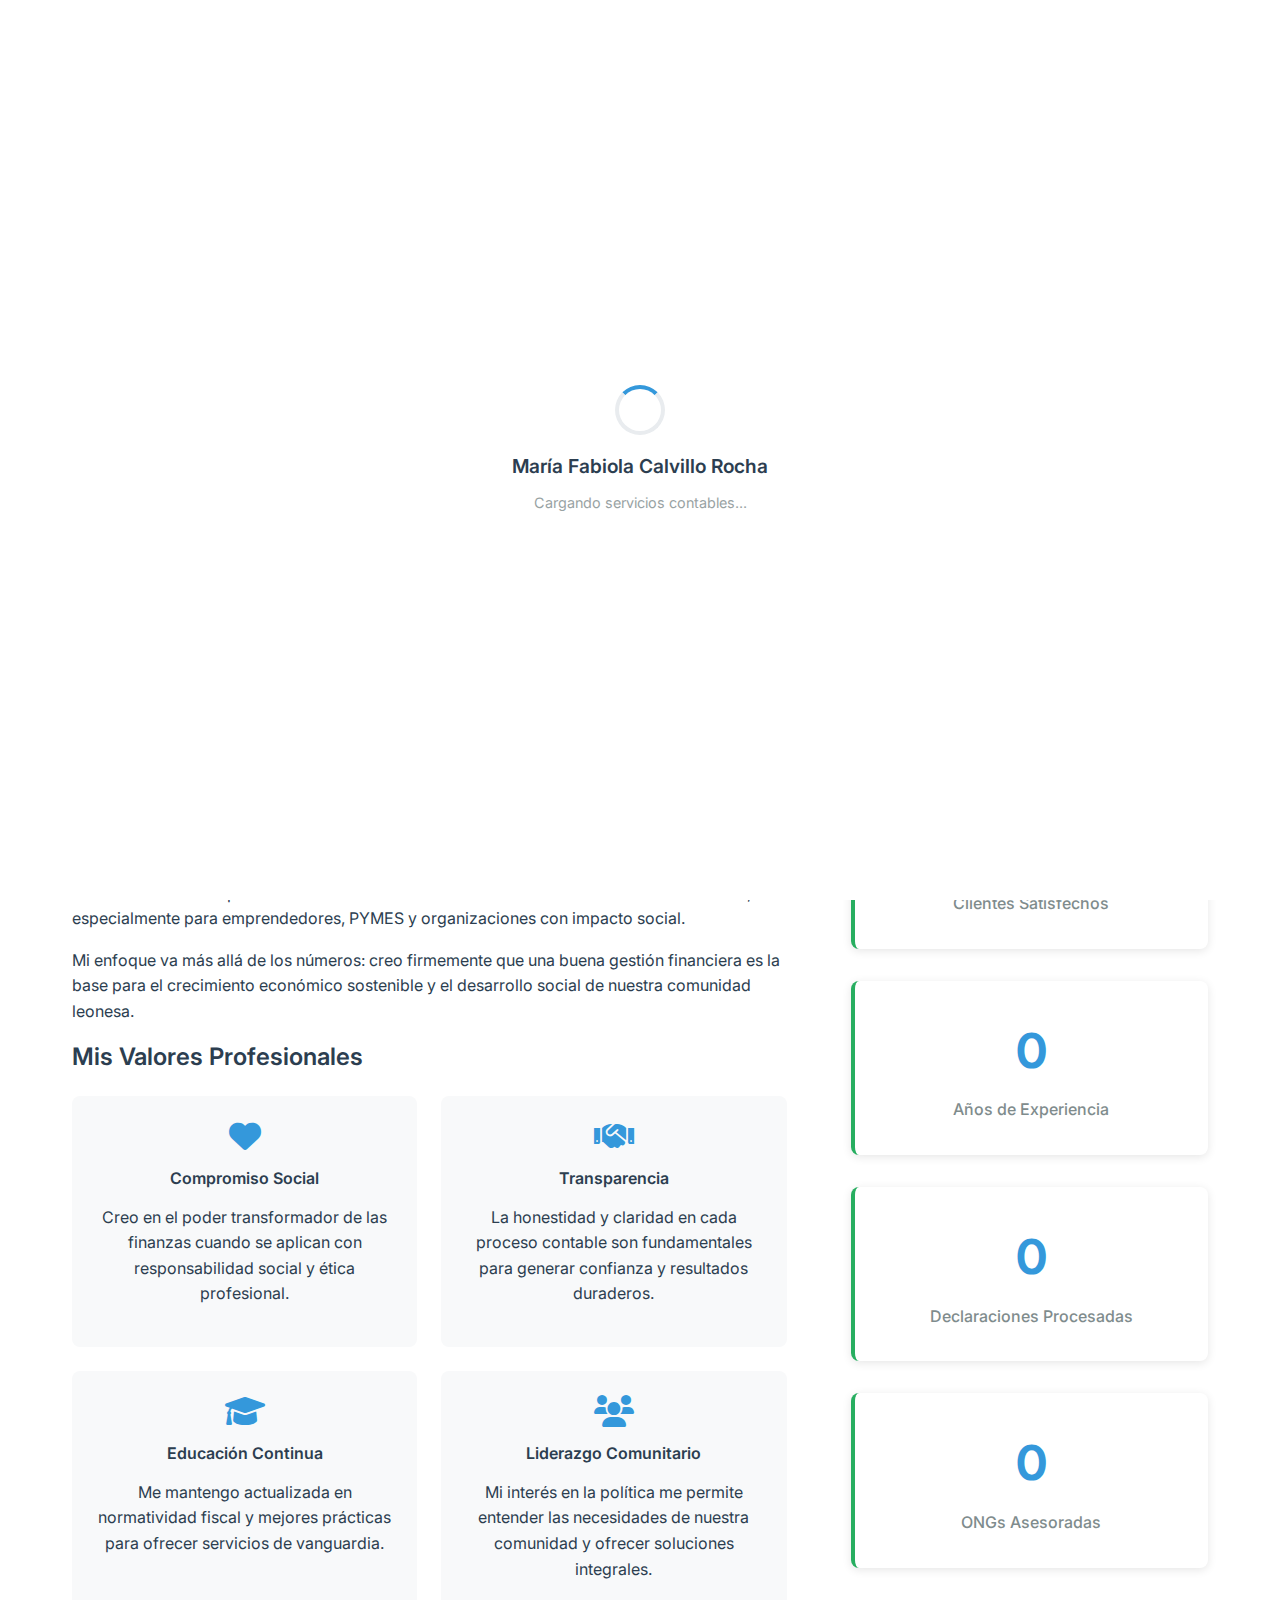
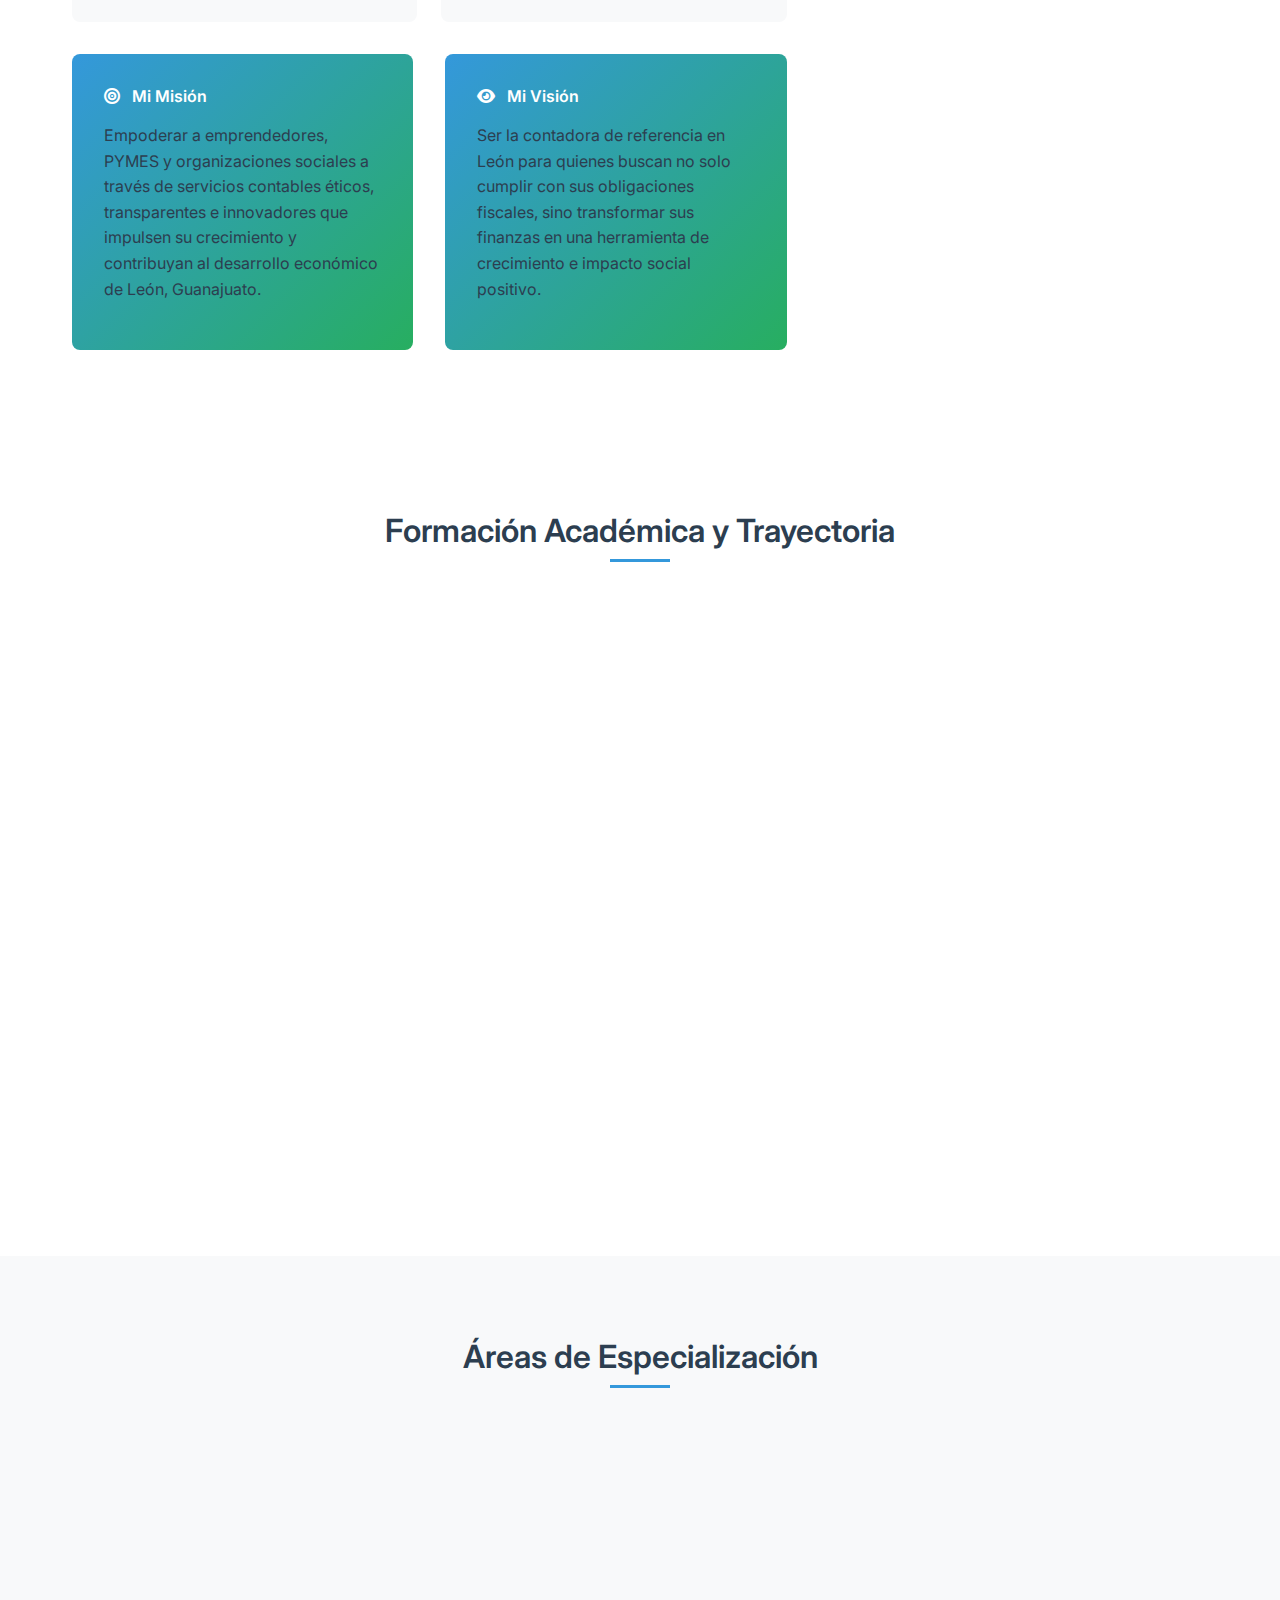
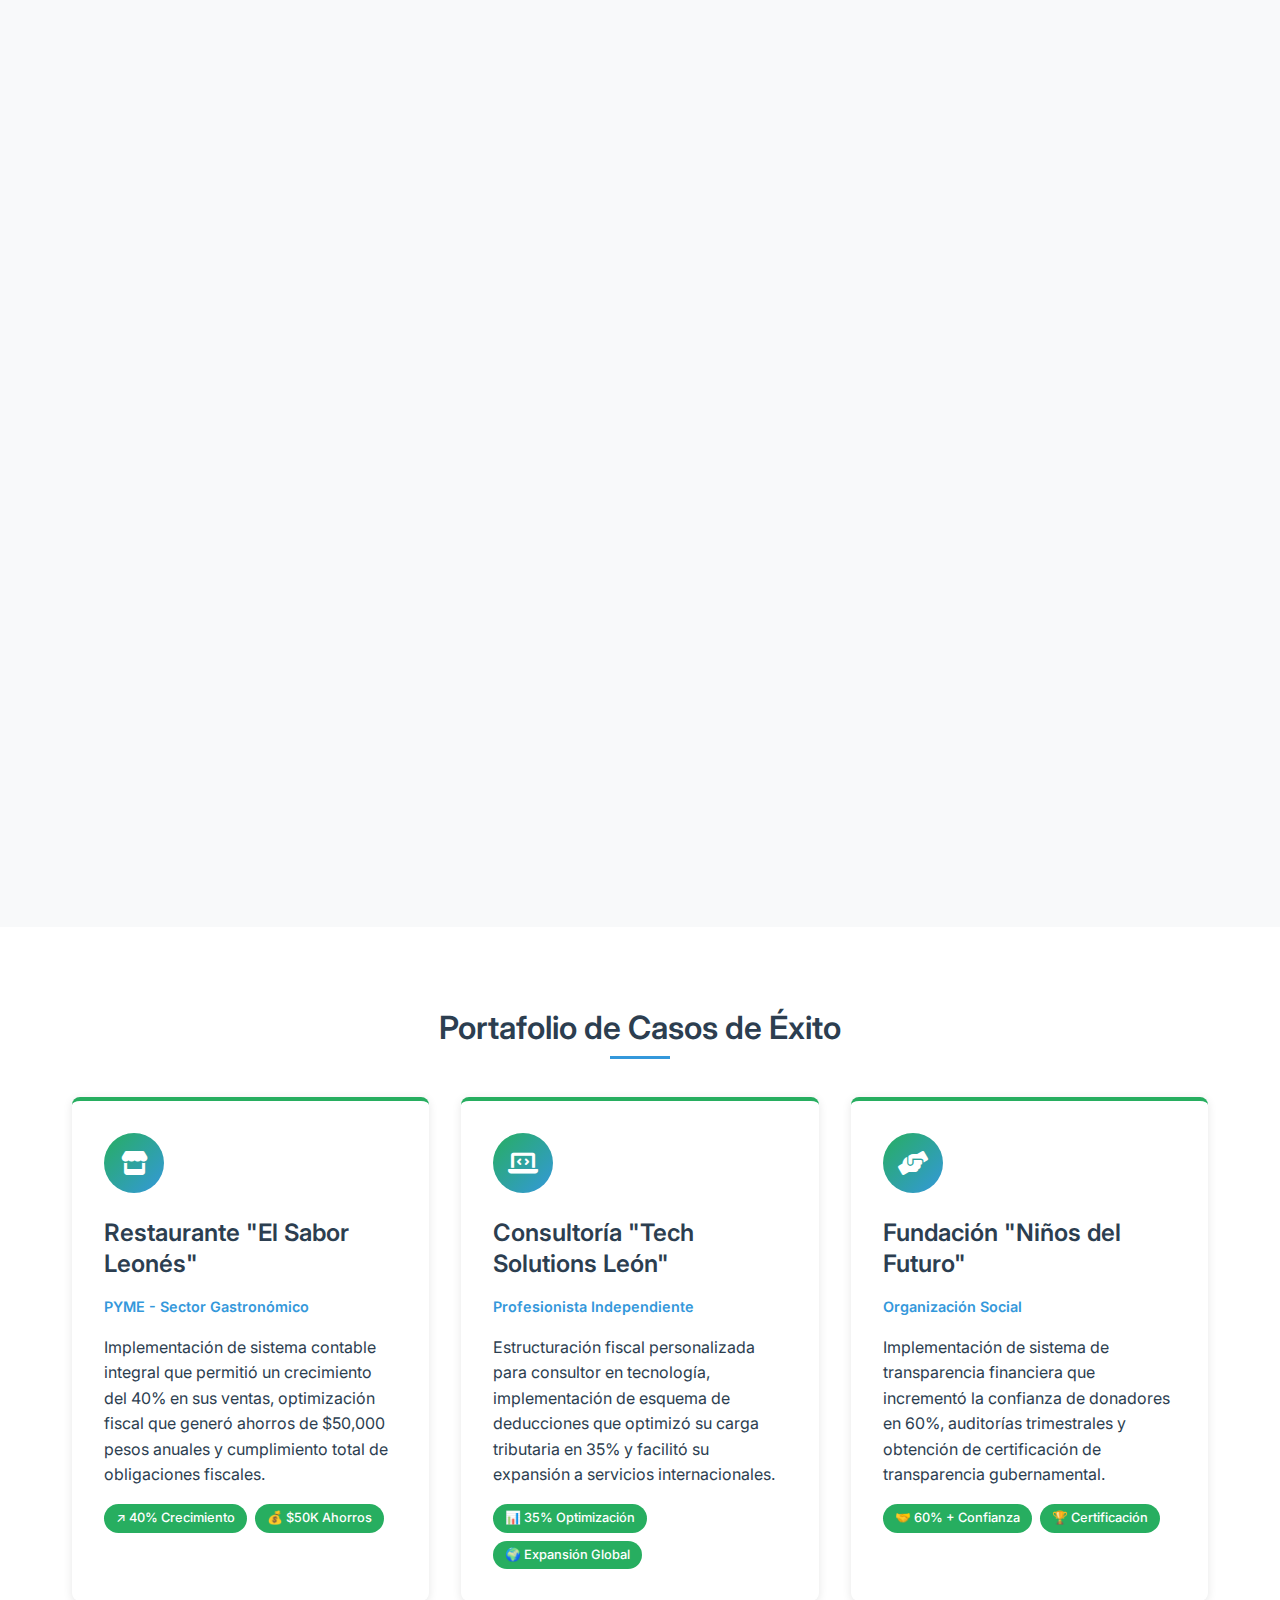
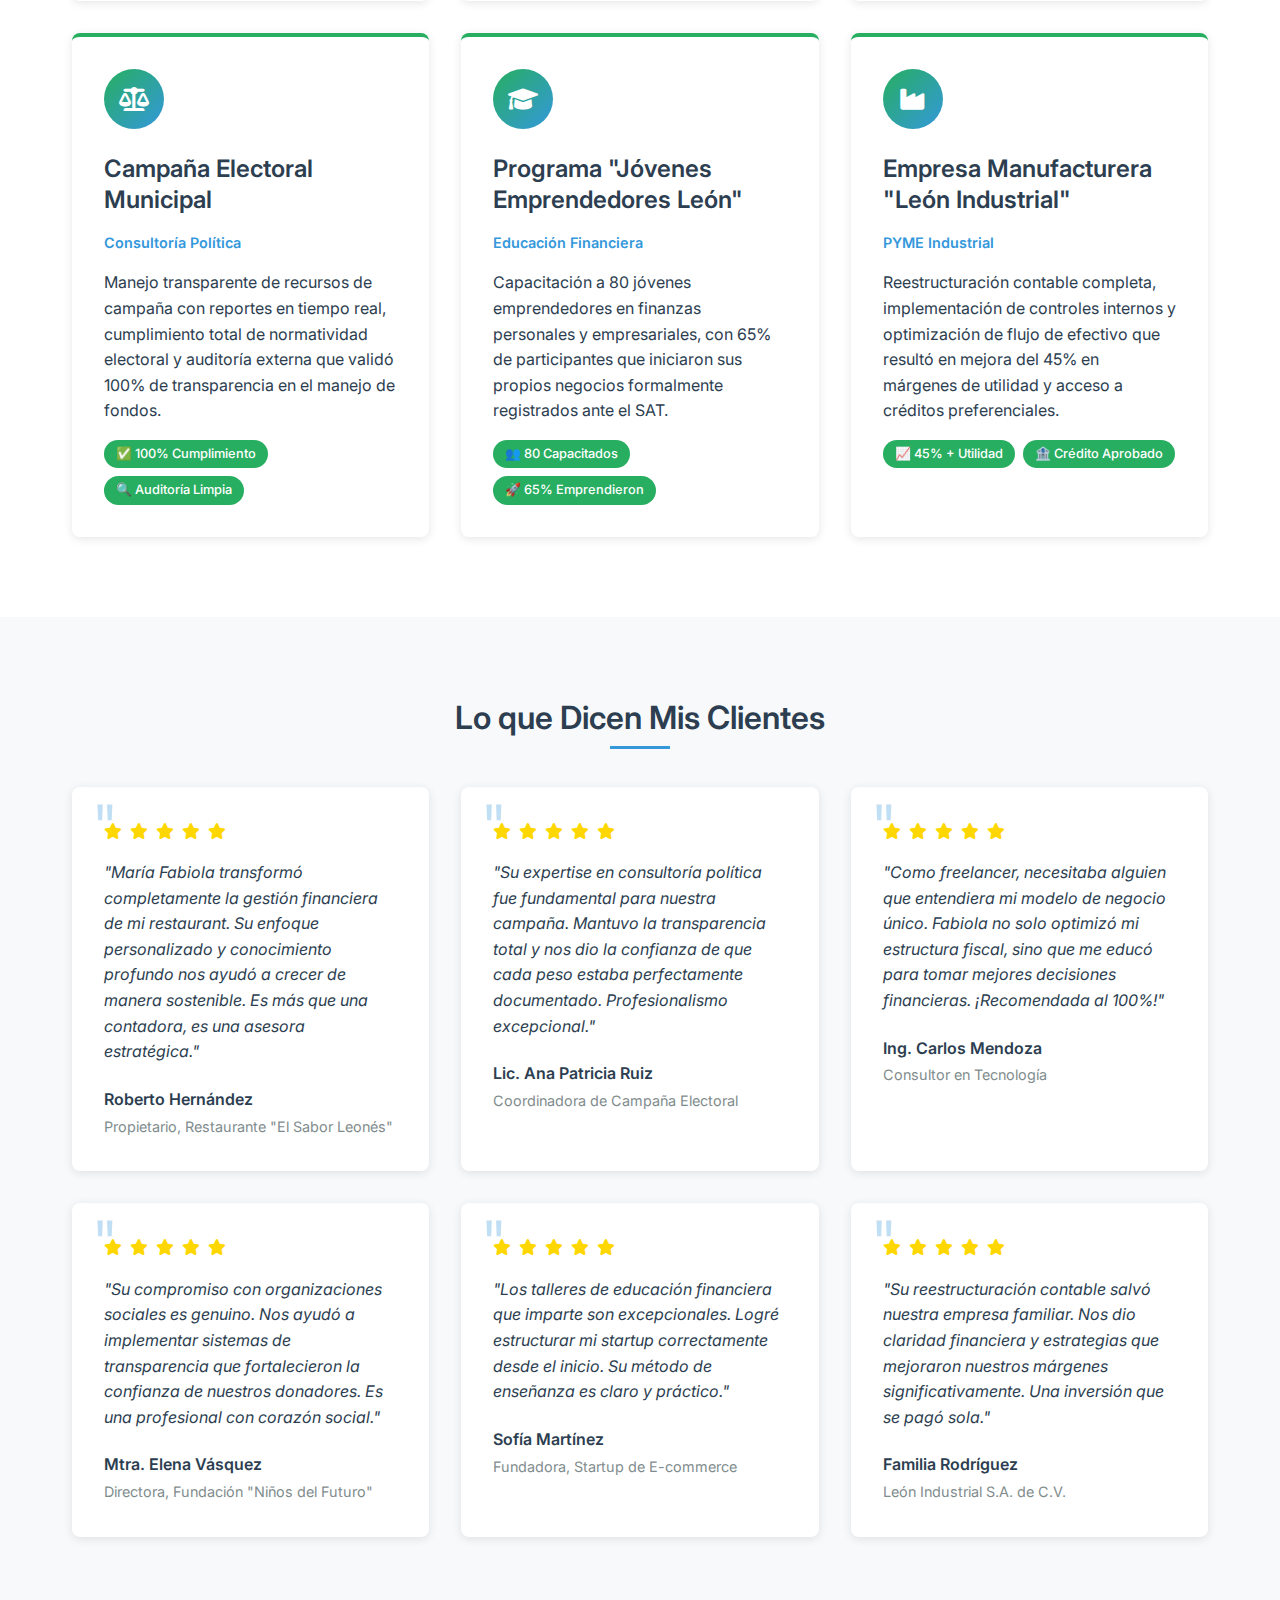
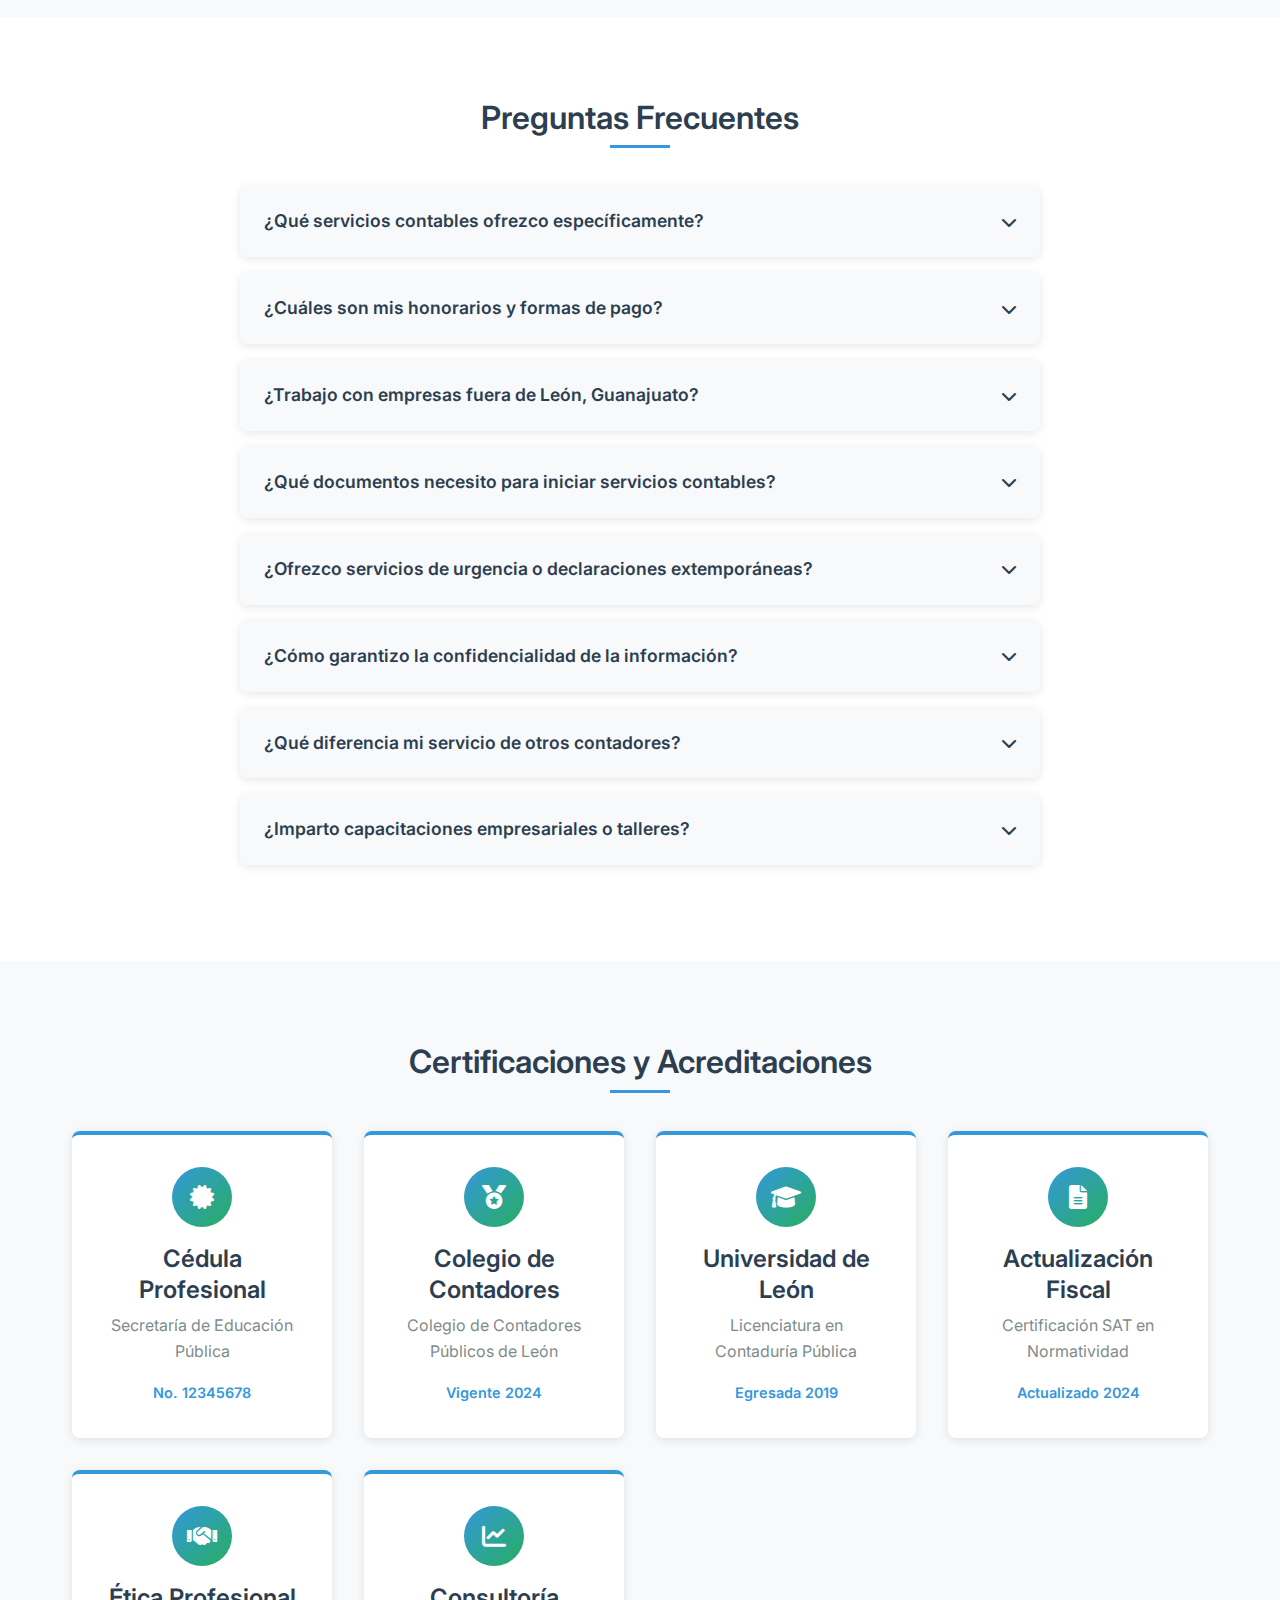
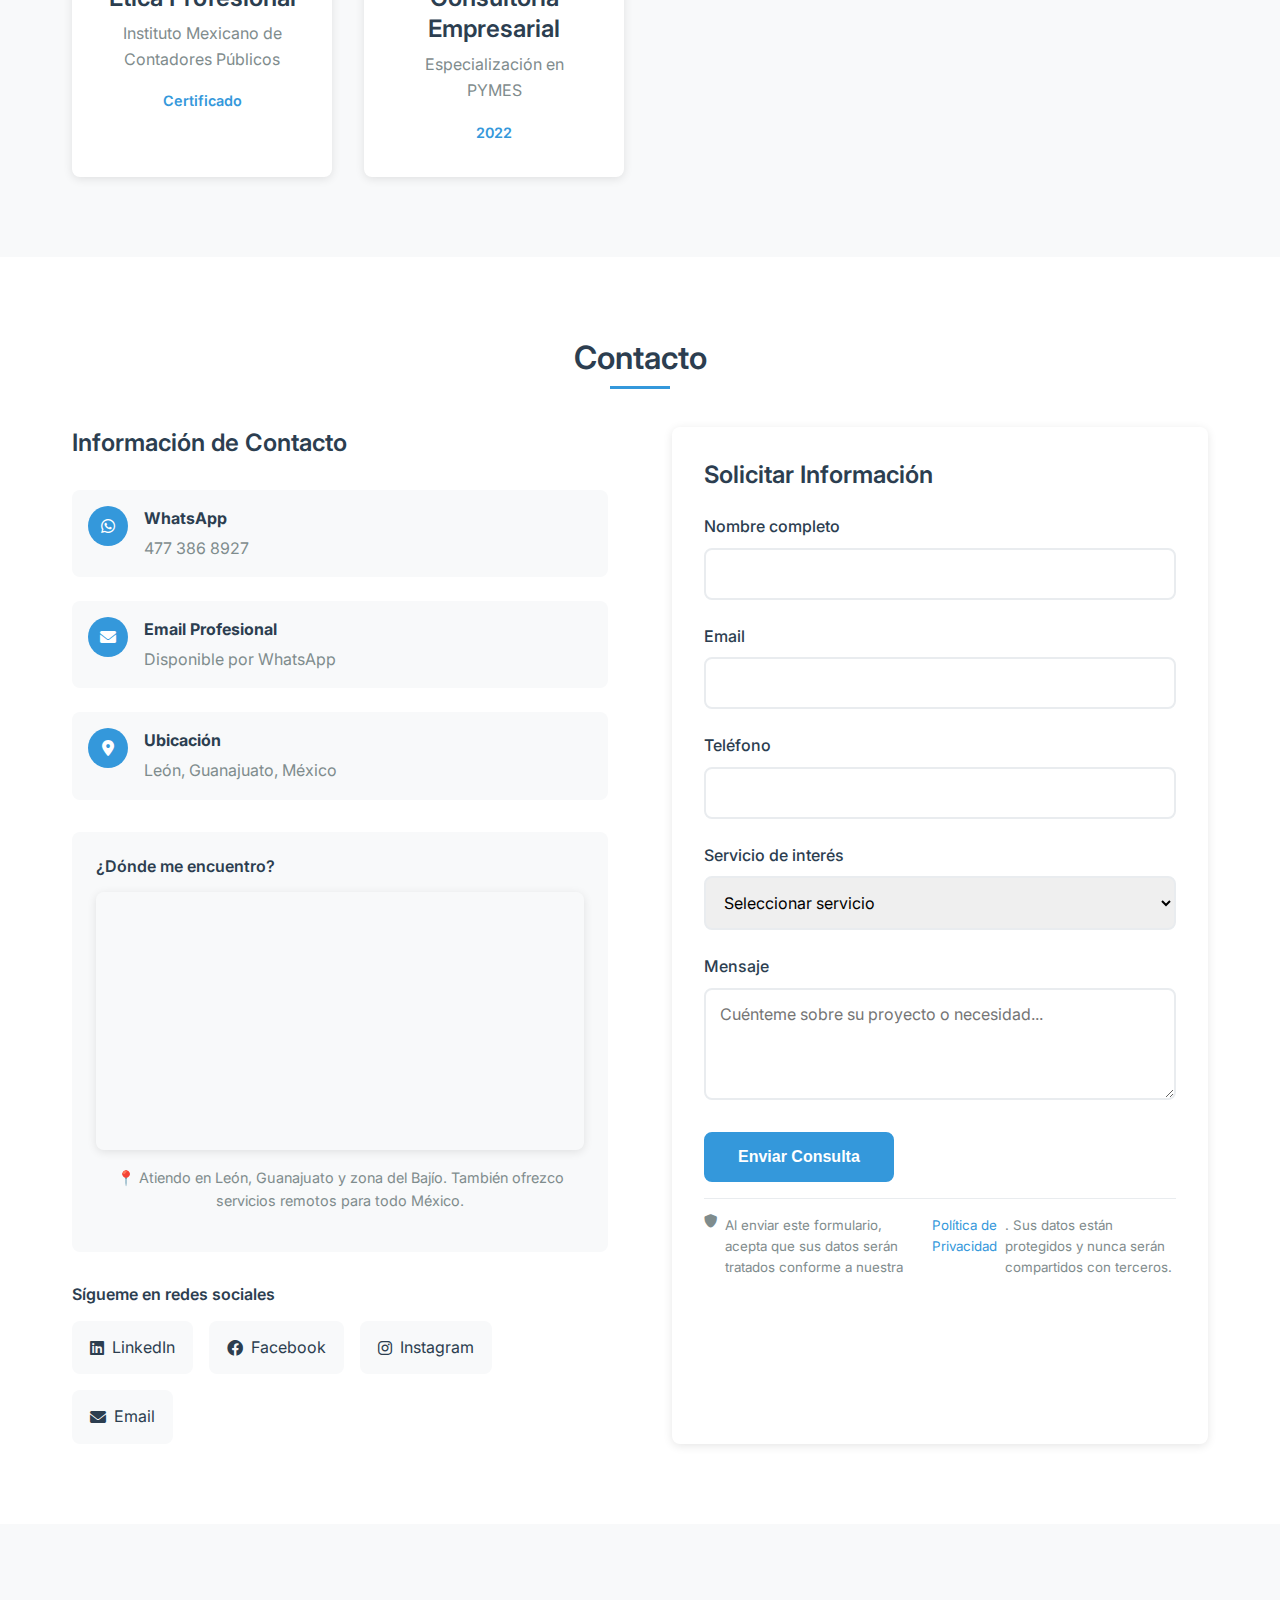
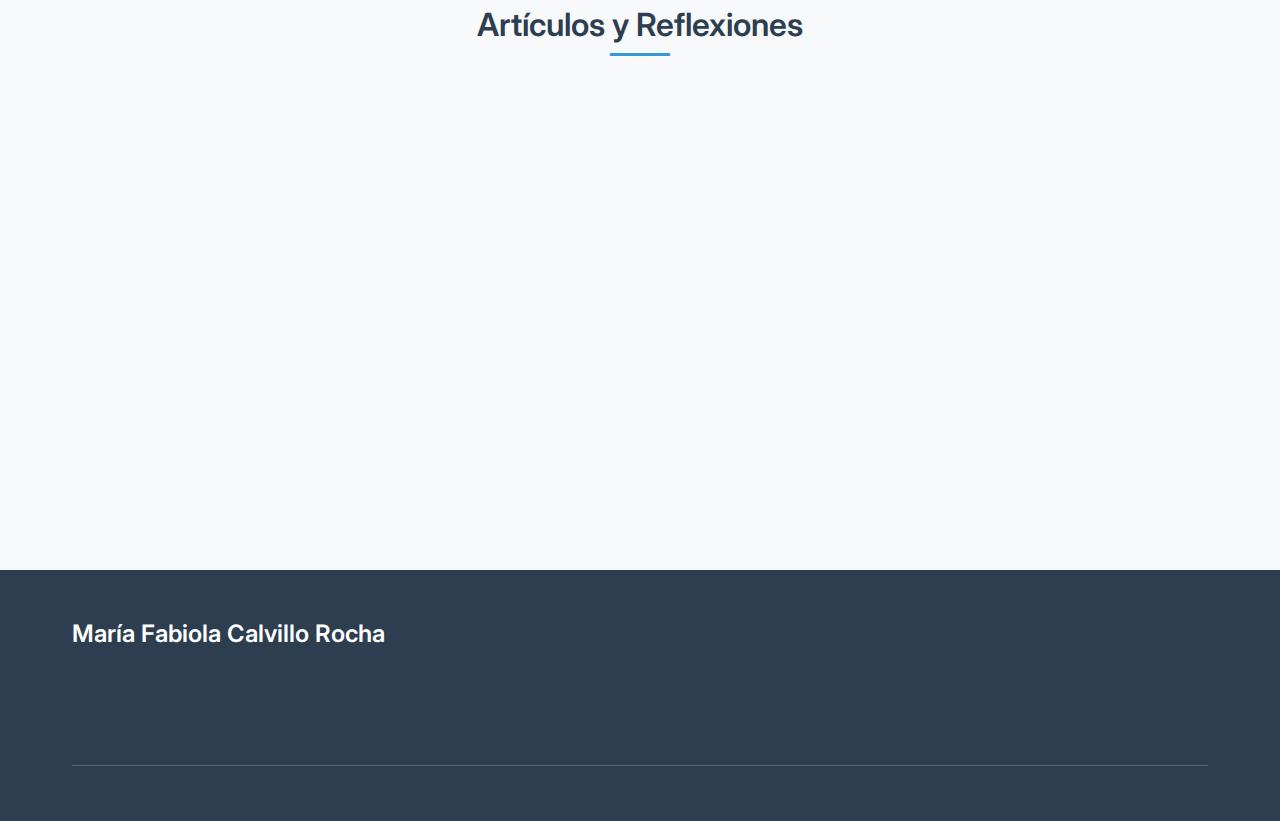
<file: index.html>
<!DOCTYPE html>
<html lang="es">
<head>
    <meta charset="UTF-8">
    <meta name="viewport" content="width=device-width, initial-scale=1.0">
    <title>María Fabiola Calvillo Rocha - Contadora Pública Certificada en León, Guanajuato</title>
    
    <!-- SEO Meta Tags -->
    <meta name="description" content="Contadora Pública María Fabiola Calvillo Rocha en León, Guanajuato. Servicios contables para PYMES, emprendedores, profesionistas independientes y organizaciones sociales. Asesoría fiscal integral y educación financiera.">
    <meta name="keywords" content="contador público León, asesoría fiscal Guanajuato, contabilidad PYMES, servicios contables León, María Fabiola Calvillo, consultoría política, educación financiera, auditorías transparentes">
    <meta name="author" content="María Fabiola Calvillo Rocha">
    <meta name="robots" content="index, follow">
    <meta name="language" content="Spanish">
    <meta name="geo.region" content="MX-11">
    <meta name="geo.placename" content="León, Guanajuato, México">
    <meta name="geo.position" content="21.1619;-101.6971">
    <meta name="ICBM" content="21.1619, -101.6971">
    
    <!-- Open Graph / Facebook -->
    <meta property="og:type" content="website">
    <meta property="og:url" content="https://contadorafabiola.com/">
    <meta property="og:title" content="María Fabiola Calvillo Rocha - Contadora Pública León, Guanajuato">
    <meta property="og:description" content="Servicios contables profesionales para PYMES, emprendedores y organizaciones sociales en León, Guanajuato. Asesoría fiscal integral con enfoque ético y social.">
    <meta property="og:image" content="https://contadorafabiola.com/images/og-image.jpg">
    <meta property="og:site_name" content="María Fabiola Calvillo Rocha - Contadora Pública">
    <meta property="og:locale" content="es_MX">
    
    <!-- Twitter -->
    <meta property="twitter:card" content="summary_large_image">
    <meta property="twitter:url" content="https://contadorafabiola.com/">
    <meta property="twitter:title" content="María Fabiola Calvillo Rocha - Contadora Pública León">
    <meta property="twitter:description" content="Servicios contables profesionales para PYMES, emprendedores y organizaciones sociales en León, Guanajuato.">
    <meta property="twitter:image" content="https://contadorafabiola.com/images/twitter-image.jpg">
    
    <!-- Favicon -->
    <link rel="icon" type="image/x-icon" href="favicon.ico">
    <link rel="icon" type="image/png" sizes="32x32" href="favicon-32x32.png">
    <link rel="icon" type="image/png" sizes="16x16" href="favicon-16x16.png">
    <link rel="apple-touch-icon" sizes="180x180" href="apple-touch-icon.png">
    <link rel="manifest" href="site.webmanifest">
    
    <!-- Canonical URL -->
    <link rel="canonical" href="https://contadorafabiola.com/">
    
    <!-- Schema.org structured data -->
    <script type="application/ld+json">
    {
      "@context": "https://schema.org",
      "@type": "AccountingService",
      "name": "María Fabiola Calvillo Rocha - Contadora Pública",
      "description": "Servicios contables profesionales para PYMES, emprendedores y organizaciones sociales",
      "url": "https://contadorafabiola.com",
      "telephone": "+52-477-498-0061",
      "address": {
        "@type": "PostalAddress",
        "addressLocality": "León",
        "addressRegion": "Guanajuato",
        "addressCountry": "MX"
      },
      "geo": {
        "@type": "GeoCoordinates",
        "latitude": "21.1619",
        "longitude": "-101.6971"
      },
      "openingHours": "Mo-Fr 09:00-18:00",
      "priceRange": "$$",
      "founder": {
        "@type": "Person",
        "name": "María Fabiola Calvillo Rocha",
        "jobTitle": "Contadora Pública",
        "alumniOf": "Universidad de León",
        "email": "ccalvillofabiola19@gmail.com"
      },
      "areaServed": {
        "@type": "Place",
        "name": "León, Guanajuato, México"
      },
      "serviceType": [
        "Asesoría Fiscal",
        "Contabilidad para PYMES",
        "Consultoría Política",
        "Educación Financiera",
        "Auditorías"
      ]
    }
    </script>
    
    <!-- Google Analytics -->
    <script async src="https://www.googletagmanager.com/gtag/js?id=GA_MEASUREMENT_ID"></script>
    <script>
        window.dataLayer = window.dataLayer || [];
        function gtag(){dataLayer.push(arguments);}
        gtag('js', new Date());
        gtag('config', 'GA_MEASUREMENT_ID');
    </script>
    
    <link rel="stylesheet" href="styles.css">
    <link href="https://fonts.googleapis.com/css2?family=Inter:wght@300;400;500;600;700&display=swap" rel="stylesheet">
    <link rel="stylesheet" href="https://cdnjs.cloudflare.com/ajax/libs/font-awesome/6.0.0/css/all.min.css">
</head>
<body>
    <header class="header">
        <nav class="nav">
            <div class="nav-brand">
                <h2>María Fabiola Calvillo Rocha</h2>
                <span>Contadora Pública</span>
            </div>
            <ul class="nav-menu">
                <li><a href="#inicio">Inicio</a></li>
                <li><a href="#sobre-mi">Sobre Mí</a></li>
                <li><a href="#formacion">Formación</a></li>
                <li><a href="#servicios">Servicios</a></li>
                <li><a href="#portafolio">Portafolio</a></li>
                <li><a href="#testimonios">Testimonios</a></li>
                <li><a href="#faq">FAQ</a></li>
                <li><a href="#contacto">Contacto</a></li>
                <li><a href="#blog">Blog</a></li>
            </ul>
            <div class="nav-toggle">
                <span></span>
                <span></span>
                <span></span>
            </div>
        </nav>
    </header>

    <main>
        <!-- Sección de Bienvenida -->
        <section id="inicio" class="hero">
            <div class="container">
                <div class="hero-content">
                    <div class="hero-text">
                        <h1>Bienvenido a mi práctica profesional</h1>
                        <p class="hero-subtitle">Soy María Fabiola Calvillo Rocha, Contadora Pública egresada de la Universidad de León, con sede en León, Guanajuato.</p>
                        <p class="hero-description">Me especializo en brindar servicios contables integrales con un enfoque ético, transparente y comprometido con el desarrollo económico y social de nuestra comunidad. Mi pasión por el liderazgo social y mi profundo interés en la política me permite ofrecer una perspectiva única en el manejo de las finanzas, tanto para emprendedores como para organizaciones con impacto social.</p>
                        <div class="hero-cta">
                            <a href="citas/agendar.html" class="btn-primary">Agendar Cita</a>
                            <a href="#servicios" class="btn-secondary">Conocer Servicios</a>
                        </div>
                    </div>
                    <div class="hero-image">
                        <div class="profile-placeholder">
                            <i class="fas fa-user-tie"></i>
                        </div>
                    </div>
                </div>
            </div>
        </section>

        <!-- Sección Sobre Mí -->
        <section id="sobre-mi" class="section">
            <div class="container">
                <h2 class="section-title">Sobre Mí</h2>
                <div class="sobre-mi-content">
                    <div class="sobre-mi-text">
                        <div class="sobre-mi-intro">
                            <h3>Mi Historia Profesional</h3>
                            <p>Mi nombre es María Fabiola Calvillo Rocha, y mi pasión por los números y la justicia social me llevó a convertirme en Contadora Pública. Egresada con honor de la Universidad de León, he dedicado mi carrera profesional a democratizar el acceso a servicios contables de calidad, especialmente para emprendedores, PYMES y organizaciones con impacto social.</p>
                            
                            <p>Mi enfoque va más allá de los números: creo firmemente que una buena gestión financiera es la base para el crecimiento económico sostenible y el desarrollo social de nuestra comunidad leonesa.</p>
                        </div>
                        
                        <div class="valores-section">
                            <h3>Mis Valores Profesionales</h3>
                            <div class="valores-grid">
                                <div class="valor-item">
                                    <i class="fas fa-heart"></i>
                                    <h4>Compromiso Social</h4>
                                    <p>Creo en el poder transformador de las finanzas cuando se aplican con responsabilidad social y ética profesional.</p>
                                </div>
                                <div class="valor-item">
                                    <i class="fas fa-handshake"></i>
                                    <h4>Transparencia</h4>
                                    <p>La honestidad y claridad en cada proceso contable son fundamentales para generar confianza y resultados duraderos.</p>
                                </div>
                                <div class="valor-item">
                                    <i class="fas fa-graduation-cap"></i>
                                    <h4>Educación Continua</h4>
                                    <p>Me mantengo actualizada en normatividad fiscal y mejores prácticas para ofrecer servicios de vanguardia.</p>
                                </div>
                                <div class="valor-item">
                                    <i class="fas fa-users"></i>
                                    <h4>Liderazgo Comunitario</h4>
                                    <p>Mi interés en la política me permite entender las necesidades de nuestra comunidad y ofrecer soluciones integrales.</p>
                                </div>
                            </div>
                        </div>
                        
                        <div class="mision-vision">
                            <div class="mision">
                                <h4><i class="fas fa-bullseye"></i> Mi Misión</h4>
                                <p>Empoderar a emprendedores, PYMES y organizaciones sociales a través de servicios contables éticos, transparentes e innovadores que impulsen su crecimiento y contribuyan al desarrollo económico de León, Guanajuato.</p>
                            </div>
                            <div class="vision">
                                <h4><i class="fas fa-eye"></i> Mi Visión</h4>
                                <p>Ser la contadora de referencia en León para quienes buscan no solo cumplir con sus obligaciones fiscales, sino transformar sus finanzas en una herramienta de crecimiento e impacto social positivo.</p>
                            </div>
                        </div>
                    </div>
                    
                    <div class="sobre-mi-stats">
                        <div class="stat-item">
                            <div class="stat-number" data-target="50">0</div>
                            <div class="stat-label">Clientes Satisfechos</div>
                        </div>
                        <div class="stat-item">
                            <div class="stat-number" data-target="5">0</div>
                            <div class="stat-label">Años de Experiencia</div>
                        </div>
                        <div class="stat-item">
                            <div class="stat-number" data-target="200">0</div>
                            <div class="stat-label">Declaraciones Procesadas</div>
                        </div>
                        <div class="stat-item">
                            <div class="stat-number" data-target="15">0</div>
                            <div class="stat-label">ONGs Asesoradas</div>
                        </div>
                    </div>
                </div>
            </div>
        </section>

        <!-- Sección de Formación Académica -->
        <section id="formacion" class="section">
            <div class="container">
                <h2 class="section-title">Formación Académica y Trayectoria</h2>
                <div class="formacion-content">
                    <div class="formacion-item">
                        <div class="formacion-icon">
                            <i class="fas fa-graduation-cap"></i>
                        </div>
                        <div class="formacion-details">
                            <h3>Licenciatura en Contaduría Pública</h3>
                            <p class="institution">Universidad de León</p>
                            <p class="description">Formación integral en contabilidad, finanzas, auditoría y legislación fiscal mexicana.</p>
                        </div>
                    </div>
                    
                    <div class="formacion-item">
                        <div class="formacion-icon">
                            <i class="fas fa-certificate"></i>
                        </div>
                        <div class="formacion-details">
                            <h3>Certificaciones Profesionales</h3>
                            <p class="institution">Colegio de Contadores Públicos</p>
                            <p class="description">Certificación vigente y actualización continua en normatividad fiscal y contable.</p>
                        </div>
                    </div>

                    <div class="formacion-item">
                        <div class="formacion-icon">
                            <i class="fas fa-briefcase"></i>
                        </div>
                        <div class="formacion-details">
                            <h3>Experiencia Profesional</h3>
                            <p class="institution">León, Guanajuato</p>
                            <p class="description">Amplia experiencia en asesoría contable y fiscal para empresas de diversos sectores, con especial enfoque en PYMES y organizaciones sociales.</p>
                        </div>
                    </div>
                </div>
            </div>
        </section>

        <!-- Sección de Servicios -->
        <section id="servicios" class="section section-alt">
            <div class="container">
                <h2 class="section-title">Áreas de Especialización</h2>
                <div class="servicios-grid">
                    
                    <div class="servicio-card">
                        <div class="servicio-icon">
                            <i class="fas fa-rocket"></i>
                        </div>
                        <h3>Contabilidad para Emprendedores y PYMES</h3>
                        <ul>
                            <li>Asesoría fiscal integral</li>
                            <li>Elaboración de declaraciones</li>
                            <li>Optimización de deducciones</li>
                            <li>Cumplimiento legal y regulatorio</li>
                            <li>Enfoque personalizado para negocios emergentes</li>
                        </ul>
                    </div>

                    <div class="servicio-card">
                        <div class="servicio-icon">
                            <i class="fas fa-user-graduate"></i>
                        </div>
                        <h3>Profesionistas Independientes</h3>
                        <ul>
                            <li>Manejo tributario para freelancers</li>
                            <li>Servicios contables para consultores</li>
                            <li>Planeación financiera personalizada</li>
                            <li>Estructuración fiscal eficiente</li>
                            <li>Seguimiento de obligaciones fiscales</li>
                        </ul>
                    </div>

                    <div class="servicio-card">
                        <div class="servicio-icon">
                            <i class="fas fa-balance-scale"></i>
                        </div>
                        <h3>Consultoría Política y Administrativa</h3>
                        <ul>
                            <li>Servicios contables para asociaciones civiles</li>
                            <li>Contabilidad para campañas políticas</li>
                            <li>Auditorías transparentes</li>
                            <li>Cumplimiento regulatorio específico</li>
                            <li>Proyectos con impacto social</li>
                        </ul>
                    </div>

                    <div class="servicio-card">
                        <div class="servicio-icon">
                            <i class="fas fa-chalkboard-teacher"></i>
                        </div>
                        <h3>Educación Financiera</h3>
                        <ul>
                            <li>Talleres de finanzas personales</li>
                            <li>Cursos para empresarios</li>
                            <li>Capacitaciones especializadas</li>
                            <li>Apoyo a jóvenes emprendedores</li>
                            <li>Formación ciudadana financiera</li>
                        </ul>
                    </div>

                    <div class="servicio-card">
                        <div class="servicio-icon">
                            <i class="fas fa-heart"></i>
                        </div>
                        <h3>Contabilidad con Enfoque Social</h3>
                        <ul>
                            <li>Asesoría para fundaciones</li>
                            <li>Servicios contables para ONGs</li>
                            <li>Proyectos de impacto social</li>
                            <li>Enfoque ético y responsable</li>
                            <li>Transparencia en la gestión</li>
                        </ul>
                    </div>

                </div>
            </div>
        </section>

        <!-- Sección de Portafolio -->
        <section id="portafolio" class="section">
            <div class="container">
                <h2 class="section-title">Portafolio de Casos de Éxito</h2>
                <div class="portafolio-grid">
                    <div class="portafolio-card">
                        <div class="portafolio-icon">
                            <i class="fas fa-store"></i>
                        </div>
                        <h3>Restaurante "El Sabor Leonés"</h3>
                        <p class="portafolio-type">PYME - Sector Gastronómico</p>
                        <p>Implementación de sistema contable integral que permitió un crecimiento del 40% en sus ventas, optimización fiscal que generó ahorros de $50,000 pesos anuales y cumplimiento total de obligaciones fiscales.</p>
                        <div class="portafolio-results">
                            <span class="result-tag">↗ 40% Crecimiento</span>
                            <span class="result-tag">💰 $50K Ahorros</span>
                        </div>
                    </div>

                    <div class="portafolio-card">
                        <div class="portafolio-icon">
                            <i class="fas fa-laptop-code"></i>
                        </div>
                        <h3>Consultoría "Tech Solutions León"</h3>
                        <p class="portafolio-type">Profesionista Independiente</p>
                        <p>Estructuración fiscal personalizada para consultor en tecnología, implementación de esquema de deducciones que optimizó su carga tributaria en 35% y facilitó su expansión a servicios internacionales.</p>
                        <div class="portafolio-results">
                            <span class="result-tag">📊 35% Optimización</span>
                            <span class="result-tag">🌍 Expansión Global</span>
                        </div>
                    </div>

                    <div class="portafolio-card">
                        <div class="portafolio-icon">
                            <i class="fas fa-hands-helping"></i>
                        </div>
                        <h3>Fundación "Niños del Futuro"</h3>
                        <p class="portafolio-type">Organización Social</p>
                        <p>Implementación de sistema de transparencia financiera que incrementó la confianza de donadores en 60%, auditorías trimestrales y obtención de certificación de transparencia gubernamental.</p>
                        <div class="portafolio-results">
                            <span class="result-tag">🤝 60% + Confianza</span>
                            <span class="result-tag">🏆 Certificación</span>
                        </div>
                    </div>

                    <div class="portafolio-card">
                        <div class="portafolio-icon">
                            <i class="fas fa-balance-scale"></i>
                        </div>
                        <h3>Campaña Electoral Municipal</h3>
                        <p class="portafolio-type">Consultoría Política</p>
                        <p>Manejo transparente de recursos de campaña con reportes en tiempo real, cumplimiento total de normatividad electoral y auditoría externa que validó 100% de transparencia en el manejo de fondos.</p>
                        <div class="portafolio-results">
                            <span class="result-tag">✅ 100% Cumplimiento</span>
                            <span class="result-tag">🔍 Auditoría Limpia</span>
                        </div>
                    </div>

                    <div class="portafolio-card">
                        <div class="portafolio-icon">
                            <i class="fas fa-graduation-cap"></i>
                        </div>
                        <h3>Programa "Jóvenes Emprendedores León"</h3>
                        <p class="portafolio-type">Educación Financiera</p>
                        <p>Capacitación a 80 jóvenes emprendedores en finanzas personales y empresariales, con 65% de participantes que iniciaron sus propios negocios formalmente registrados ante el SAT.</p>
                        <div class="portafolio-results">
                            <span class="result-tag">👥 80 Capacitados</span>
                            <span class="result-tag">🚀 65% Emprendieron</span>
                        </div>
                    </div>

                    <div class="portafolio-card">
                        <div class="portafolio-icon">
                            <i class="fas fa-industry"></i>
                        </div>
                        <h3>Empresa Manufacturera "León Industrial"</h3>
                        <p class="portafolio-type">PYME Industrial</p>
                        <p>Reestructuración contable completa, implementación de controles internos y optimización de flujo de efectivo que resultó en mejora del 45% en márgenes de utilidad y acceso a créditos preferenciales.</p>
                        <div class="portafolio-results">
                            <span class="result-tag">📈 45% + Utilidad</span>
                            <span class="result-tag">🏦 Crédito Aprobado</span>
                        </div>
                    </div>
                </div>
            </div>
        </section>

        <!-- Sección de Testimonios -->
        <section id="testimonios" class="section section-alt">
            <div class="container">
                <h2 class="section-title">Lo que Dicen Mis Clientes</h2>
                <div class="testimonios-grid">
                    <div class="testimonio-card">
                        <div class="testimonio-stars">
                            <i class="fas fa-star"></i>
                            <i class="fas fa-star"></i>
                            <i class="fas fa-star"></i>
                            <i class="fas fa-star"></i>
                            <i class="fas fa-star"></i>
                        </div>
                        <p class="testimonio-text">"María Fabiola transformó completamente la gestión financiera de mi restaurant. Su enfoque personalizado y conocimiento profundo nos ayudó a crecer de manera sostenible. Es más que una contadora, es una asesora estratégica."</p>
                        <div class="testimonio-author">
                            <div class="author-info">
                                <h4>Roberto Hernández</h4>
                                <span>Propietario, Restaurante "El Sabor Leonés"</span>
                            </div>
                        </div>
                    </div>

                    <div class="testimonio-card">
                        <div class="testimonio-stars">
                            <i class="fas fa-star"></i>
                            <i class="fas fa-star"></i>
                            <i class="fas fa-star"></i>
                            <i class="fas fa-star"></i>
                            <i class="fas fa-star"></i>
                        </div>
                        <p class="testimonio-text">"Su expertise en consultoría política fue fundamental para nuestra campaña. Mantuvo la transparencia total y nos dio la confianza de que cada peso estaba perfectamente documentado. Profesionalismo excepcional."</p>
                        <div class="testimonio-author">
                            <div class="author-info">
                                <h4>Lic. Ana Patricia Ruiz</h4>
                                <span>Coordinadora de Campaña Electoral</span>
                            </div>
                        </div>
                    </div>

                    <div class="testimonio-card">
                        <div class="testimonio-stars">
                            <i class="fas fa-star"></i>
                            <i class="fas fa-star"></i>
                            <i class="fas fa-star"></i>
                            <i class="fas fa-star"></i>
                            <i class="fas fa-star"></i>
                        </div>
                        <p class="testimonio-text">"Como freelancer, necesitaba alguien que entendiera mi modelo de negocio único. Fabiola no solo optimizó mi estructura fiscal, sino que me educó para tomar mejores decisiones financieras. ¡Recomendada al 100%!"</p>
                        <div class="testimonio-author">
                            <div class="author-info">
                                <h4>Ing. Carlos Mendoza</h4>
                                <span>Consultor en Tecnología</span>
                            </div>
                        </div>
                    </div>

                    <div class="testimonio-card">
                        <div class="testimonio-stars">
                            <i class="fas fa-star"></i>
                            <i class="fas fa-star"></i>
                            <i class="fas fa-star"></i>
                            <i class="fas fa-star"></i>
                            <i class="fas fa-star"></i>
                        </div>
                        <p class="testimonio-text">"Su compromiso con organizaciones sociales es genuino. Nos ayudó a implementar sistemas de transparencia que fortalecieron la confianza de nuestros donadores. Es una profesional con corazón social."</p>
                        <div class="testimonio-author">
                            <div class="author-info">
                                <h4>Mtra. Elena Vásquez</h4>
                                <span>Directora, Fundación "Niños del Futuro"</span>
                            </div>
                        </div>
                    </div>

                    <div class="testimonio-card">
                        <div class="testimonio-stars">
                            <i class="fas fa-star"></i>
                            <i class="fas fa-star"></i>
                            <i class="fas fa-star"></i>
                            <i class="fas fa-star"></i>
                            <i class="fas fa-star"></i>
                        </div>
                        <p class="testimonio-text">"Los talleres de educación financiera que imparte son excepcionales. Logré estructurar mi startup correctamente desde el inicio. Su método de enseñanza es claro y práctico."</p>
                        <div class="testimonio-author">
                            <div class="author-info">
                                <h4>Sofía Martínez</h4>
                                <span>Fundadora, Startup de E-commerce</span>
                            </div>
                        </div>
                    </div>

                    <div class="testimonio-card">
                        <div class="testimonio-stars">
                            <i class="fas fa-star"></i>
                            <i class="fas fa-star"></i>
                            <i class="fas fa-star"></i>
                            <i class="fas fa-star"></i>
                            <i class="fas fa-star"></i>
                        </div>
                        <p class="testimonio-text">"Su reestructuración contable salvó nuestra empresa familiar. Nos dio claridad financiera y estrategias que mejoraron nuestros márgenes significativamente. Una inversión que se pagó sola."</p>
                        <div class="testimonio-author">
                            <div class="author-info">
                                <h4>Familia Rodríguez</h4>
                                <span>León Industrial S.A. de C.V.</span>
                            </div>
                        </div>
                    </div>
                </div>
            </div>
        </section>

        <!-- Sección FAQ -->
        <section id="faq" class="section">
            <div class="container">
                <h2 class="section-title">Preguntas Frecuentes</h2>
                <div class="faq-container">
                    <div class="faq-item">
                        <div class="faq-question">
                            <h3>¿Qué servicios contables ofrezco específicamente?</h3>
                            <i class="fas fa-chevron-down"></i>
                        </div>
                        <div class="faq-answer">
                            <p>Ofrezco servicios integrales que incluyen: elaboración de declaraciones fiscales, asesoría en deducciones y optimización fiscal, contabilidad para PYMES, servicios para freelancers, auditorías para ONGs, consultoría para campañas políticas, talleres de educación financiera y planeación estratégica empresarial.</p>
                        </div>
                    </div>

                    <div class="faq-item">
                        <div class="faq-question">
                            <h3>¿Cuáles son mis honorarios y formas de pago?</h3>
                            <i class="fas fa-chevron-down"></i>
                        </div>
                        <div class="faq-answer">
                            <p>Mis honorarios varían según el servicio y complejidad. Ofrezco consultas gratuitas de 30 minutos para evaluar necesidades. Manejo tarifas competitivas con opciones de pago mensual, trimestral o por proyecto. Acepto transferencias, efectivo y pagos con tarjeta.</p>
                        </div>
                    </div>

                    <div class="faq-item">
                        <div class="faq-question">
                            <h3>¿Trabajo con empresas fuera de León, Guanajuato?</h3>
                            <i class="fas fa-chevron-down"></i>
                        </div>
                        <div class="faq-answer">
                            <p>Sí, trabajo con clientes de todo México a través de herramientas digitales. Para empresas del Bajío ofrezco servicios presenciales. Tengo experiencia con normativas fiscales nacionales y puedo atender empresas de cualquier estado.</p>
                        </div>
                    </div>

                    <div class="faq-item">
                        <div class="faq-question">
                            <h3>¿Qué documentos necesito para iniciar servicios contables?</h3>
                            <i class="fas fa-chevron-down"></i>
                        </div>
                        <div class="faq-answer">
                            <p>Dependiendo del servicio: RFC, acta constitutiva (empresas), estados financieros anteriores, facturas de ingresos y gastos, contratos relevantes, estados de cuenta bancarios. Te proporciono una lista específica según tu caso durante la consulta inicial.</p>
                        </div>
                    </div>

                    <div class="faq-item">
                        <div class="faq-question">
                            <h3>¿Ofrezco servicios de urgencia o declaraciones extemporáneas?</h3>
                            <i class="fas fa-chevron-down"></i>
                        </div>
                        <div class="faq-answer">
                            <p>Sí, manejo servicios de urgencia con recargos aplicables. Puedo gestionar declaraciones extemporáneas, cálculo de multas y recargos, así como gestiones ante el SAT para regularizar situaciones fiscales pendientes.</p>
                        </div>
                    </div>

                    <div class="faq-item">
                        <div class="faq-question">
                            <h3>¿Cómo garantizo la confidencialidad de la información?</h3>
                            <i class="fas fa-chevron-down"></i>
                        </div>
                        <div class="faq-answer">
                            <p>Mantengo estricta confidencialidad profesional según normativas del Colegio de Contadores Públicos. Utilizo sistemas seguros para manejo de documentos, contratos de confidencialidad cuando se requiere y protocolos de seguridad digital para información sensible.</p>
                        </div>
                    </div>

                    <div class="faq-item">
                        <div class="faq-question">
                            <h3>¿Qué diferencia mi servicio de otros contadores?</h3>
                            <i class="fas fa-chevron-down"></i>
                        </div>
                        <div class="faq-answer">
                            <p>Mi enfoque combina expertise técnico con compromiso social. Ofrezco educación financiera, transparencia total, asesoría estratégica más allá del cumplimiento fiscal, especialización en organizaciones sociales y campañas políticas, además de atención personalizada con visión de desarrollo comunitario.</p>
                        </div>
                    </div>

                    <div class="faq-item">
                        <div class="faq-question">
                            <h3>¿Imparto capacitaciones empresariales o talleres?</h3>
                            <i class="fas fa-chevron-down"></i>
                        </div>
                        <div class="faq-answer">
                            <p>Sí, imparto talleres de educación financiera para empresas, emprendedores y organizaciones. Temas incluyen: finanzas personales, planeación fiscal, manejo de flujo de efectivo, comprensión de estados financieros y cumplimiento fiscal básico. Disponibles modalidades presencial y virtual.</p>
                        </div>
                    </div>
                </div>
            </div>
        </section>

        <!-- Sección de Certificaciones -->
        <section id="certificaciones" class="section section-alt">
            <div class="container">
                <h2 class="section-title">Certificaciones y Acreditaciones</h2>
                <div class="certificaciones-grid">
                    <div class="certificacion-card">
                        <div class="cert-icon">
                            <i class="fas fa-certificate"></i>
                        </div>
                        <h3>Cédula Profesional</h3>
                        <p>Secretaría de Educación Pública</p>
                        <span class="cert-number">No. 12345678</span>
                    </div>

                    <div class="certificacion-card">
                        <div class="cert-icon">
                            <i class="fas fa-medal"></i>
                        </div>
                        <h3>Colegio de Contadores</h3>
                        <p>Colegio de Contadores Públicos de León</p>
                        <span class="cert-status">Vigente 2024</span>
                    </div>

                    <div class="certificacion-card">
                        <div class="cert-icon">
                            <i class="fas fa-graduation-cap"></i>
                        </div>
                        <h3>Universidad de León</h3>
                        <p>Licenciatura en Contaduría Pública</p>
                        <span class="cert-year">Egresada 2019</span>
                    </div>

                    <div class="certificacion-card">
                        <div class="cert-icon">
                            <i class="fas fa-file-alt"></i>
                        </div>
                        <h3>Actualización Fiscal</h3>
                        <p>Certificación SAT en Normatividad</p>
                        <span class="cert-status">Actualizado 2024</span>
                    </div>

                    <div class="certificacion-card">
                        <div class="cert-icon">
                            <i class="fas fa-handshake"></i>
                        </div>
                        <h3>Ética Profesional</h3>
                        <p>Instituto Mexicano de Contadores Públicos</p>
                        <span class="cert-status">Certificado</span>
                    </div>

                    <div class="certificacion-card">
                        <div class="cert-icon">
                            <i class="fas fa-chart-line"></i>
                        </div>
                        <h3>Consultoría Empresarial</h3>
                        <p>Especialización en PYMES</p>
                        <span class="cert-year">2022</span>
                    </div>
                </div>
            </div>
        </section>

        <!-- Sección de Contacto -->
        <section id="contacto" class="section">
            <div class="container">
                <h2 class="section-title">Contacto</h2>
                <div class="contacto-content">
                    <div class="contacto-info">
                        <h3>Información de Contacto</h3>
                        <div class="contacto-item">
                            <i class="fab fa-whatsapp"></i>
                            <div>
                                <strong>WhatsApp</strong>
                                <p>477 386 8927</p>
                            </div>
                        </div>
                        <div class="contacto-item">
                            <i class="fas fa-envelope"></i>
                            <div>
                                <strong>Email Profesional</strong>
                                <p>Disponible por WhatsApp</p>
                            </div>
                        </div>
                        <div class="contacto-item">
                            <i class="fas fa-map-marker-alt"></i>
                            <div>
                                <strong>Ubicación</strong>
                                <p>León, Guanajuato, México</p>
                            </div>
                        </div>
                        
                        <div class="mapa-container">
                            <h4>¿Dónde me encuentro?</h4>
                            <div class="mapa-embed">
                                <iframe 
                                    src="https://www.google.com/maps/embed?pb=!1m18!1m12!1m3!1d119066.54447238636!2d-101.74429654667969!3d21.161908000000018!2m3!1f0!2f0!3f0!3m2!1i1024!2i768!4f13.1!3m3!1m2!1s0x842bbf18d6b0b033%3A0x6b8b66f6b5b24c9f!2sLe%C3%B3n%2C%20Gto.!5e0!3m2!1ses!2smx!4v1634567890123!5m2!1ses!2smx"
                                    width="100%" 
                                    height="250" 
                                    style="border:0;" 
                                    allowfullscreen="" 
                                    loading="lazy" 
                                    referrerpolicy="no-referrer-when-downgrade">
                                </iframe>
                            </div>
                            <p class="mapa-note">📍 Atiendo en León, Guanajuato y zona del Bajío. También ofrezco servicios remotos para todo México.</p>
                        </div>
                        
                        <div class="redes-sociales">
                            <h4>Sígueme en redes sociales</h4>
                            <div class="social-links">
                                <a href="https://linkedin.com/in/mariafabiolacalvillo" target="_blank" class="social-link linkedin">
                                    <i class="fab fa-linkedin"></i>
                                    <span>LinkedIn</span>
                                </a>
                                <a href="https://facebook.com/contadorafabiola" target="_blank" class="social-link facebook">
                                    <i class="fab fa-facebook"></i>
                                    <span>Facebook</span>
                                </a>
                                <a href="https://instagram.com/contadora.fabiola" target="_blank" class="social-link instagram">
                                    <i class="fab fa-instagram"></i>
                                    <span>Instagram</span>
                                </a>
                                <a href="mailto:calvillofabiola19@gmail.com" class="social-link email">
                                    <i class="fas fa-envelope"></i>
                                    <span>Email</span>
                                </a>
                            </div>
                        </div>
                    </div>
                    
                    <div class="contacto-form">
                        <h3>Solicitar Información</h3>
                        <form id="contact-form">
                            <div class="form-group">
                                <label for="nombre">Nombre completo</label>
                                <input type="text" id="nombre" name="nombre" required>
                            </div>
                            <div class="form-group">
                                <label for="email">Email</label>
                                <input type="email" id="email" name="email" required>
                            </div>
                            <div class="form-group">
                                <label for="telefono">Teléfono</label>
                                <input type="tel" id="telefono" name="telefono">
                            </div>
                            <div class="form-group">
                                <label for="servicio">Servicio de interés</label>
                                <select id="servicio" name="servicio">
                                    <option value="">Seleccionar servicio</option>
                                    <option value="emprendedores">Contabilidad para Emprendedores</option>
                                    <option value="profesionistas">Profesionistas Independientes</option>
                                    <option value="politica">Consultoría Política</option>
                                    <option value="educacion">Educación Financiera</option>
                                    <option value="social">Contabilidad Social</option>
                                </select>
                            </div>
                            <div class="form-group">
                                <label for="mensaje">Mensaje</label>
                                <textarea id="mensaje" name="mensaje" rows="4" placeholder="Cuénteme sobre su proyecto o necesidad..."></textarea>
                            </div>
                            <button type="submit" class="btn-primary">Enviar Consulta</button>
                        </form>
                        
                        <div class="privacy-notice">
                            <p><small>
                                <i class="fas fa-shield-alt"></i>
                                Al enviar este formulario, acepta que sus datos serán tratados conforme a nuestra 
                                <a href="#privacy-policy" id="privacy-link">Política de Privacidad</a>. Sus datos están protegidos y nunca serán compartidos con terceros.
                            </small></p>
                        </div>
                    </div>
                </div>
            </div>
        </section>

        <!-- Sección de Blog -->
        <section id="blog" class="section section-alt">
            <div class="container">
                <h2 class="section-title">Artículos y Reflexiones</h2>
                <div class="blog-grid">
                    <article class="blog-card">
                        <div class="blog-meta">
                            <span class="blog-category">Finanzas</span>
                            <span class="blog-date">Enero 2024</span>
                        </div>
                        <h3>La Importancia de la Planeación Fiscal para PYMES</h3>
                        <p>Una estrategia fiscal bien estructurada puede significar la diferencia entre el crecimiento sostenible y las dificultades financieras para las pequeñas empresas...</p>
                        <a href="#" class="blog-link">Leer más</a>
                    </article>

                    <article class="blog-card">
                        <div class="blog-meta">
                            <span class="blog-category">Social</span>
                            <span class="blog-date">Diciembre 2023</span>
                        </div>
                        <h3>Transparencia Financiera en Organizaciones Sociales</h3>
                        <p>La rendición de cuentas es fundamental para generar confianza en donadores y beneficiarios. Aquí algunas mejores prácticas...</p>
                        <a href="#" class="blog-link">Leer más</a>
                    </article>

                    <article class="blog-card">
                        <div class="blog-meta">
                            <span class="blog-category">Emprendimiento</span>
                            <span class="blog-date">Noviembre 2023</span>
                        </div>
                        <h3>Educación Financiera: Clave del Éxito Emprendedor</h3>
                        <p>Los jóvenes emprendedores necesitan herramientas financieras sólidas para convertir sus ideas en negocios prósperos y sostenibles...</p>
                        <a href="#" class="blog-link">Leer más</a>
                    </article>
                </div>
            </div>
        </section>
    </main>

    <!-- Botón volver arriba -->
    <button id="scrollTopBtn" class="scroll-top-btn" title="Volver arriba">
        <i class="fas fa-chevron-up"></i>
    </button>

    <!-- Modal de Política de Privacidad -->
    <div id="privacy-modal" class="modal">
        <div class="modal-content">
            <div class="modal-header">
                <h3>Política de Privacidad</h3>
                <span class="close-modal">&times;</span>
            </div>
            <div class="modal-body">
                <p><strong>Protección de Datos Personales</strong></p>
                <p>Como Contadora Pública certificada, me comprometo a proteger su información personal bajo estricta confidencialidad profesional.</p>
                
                <p><strong>Información que recopilo:</strong></p>
                <ul>
                    <li>Datos de contacto necesarios para comunicación profesional</li>
                    <li>Información fiscal requerida para servicios contables</li>
                    <li>Documentos financieros necesarios para cumplir obligaciones fiscales</li>
                </ul>
                
                <p><strong>Uso de la información:</strong></p>
                <ul>
                    <li>Proporcionar servicios contables profesionales</li>
                    <li>Cumplir con obligaciones fiscales ante autoridades</li>
                    <li>Mantener comunicación sobre servicios contratados</li>
                </ul>
                
                <p><strong>Protección garantizada:</strong></p>
                <ul>
                    <li>Confidencialidad profesional según normativas del Colegio de Contadores</li>
                    <li>Nunca compartimos información con terceros sin autorización</li>
                    <li>Sistemas seguros de almacenamiento y manejo de datos</li>
                </ul>
                
                <p>Para más detalles, consulte nuestra <a href="privacy-policy.html" target="_blank">Política de Privacidad completa</a>.</p>
            </div>
            <div class="modal-footer">
                <button class="btn-primary close-modal">Entendido</button>
            </div>
        </div>
    </div>

    <!-- Preloader/Loading Animation -->
    <div id="preloader" class="preloader">
        <div class="loader">
            <div class="loader-circle"></div>
            <div class="loader-text">
                <p>María Fabiola Calvillo Rocha</p>
                <span>Cargando servicios contables...</span>
            </div>
        </div>
    </div>

    <!-- Toggle de modo oscuro -->
    <div class="theme-toggle">
        <button id="theme-toggle-btn" class="theme-btn" title="Cambiar tema">
            <i class="fas fa-moon"></i>
        </button>
    </div>

    <!-- Selector de idioma -->
    <div class="language-selector">
        <button id="lang-toggle" class="lang-btn" title="Change language">
            <i class="fas fa-globe"></i>
            <span id="current-lang">ES</span>
        </button>
    </div>

    <footer class="footer">
        <div class="container">
            <div class="footer-content">
                <div class="footer-info">
                    <h3>María Fabiola Calvillo Rocha</h3>
                    <p>Contadora Pública</p>
                    <p>León, Guanajuato, México</p>
                </div>
                <div class="footer-contact">
                    <p>WhatsApp: 477 386 8927</p>
                    <p>Contacto profesional disponible</p>
                </div>
            </div>
            <div class="footer-bottom">
                <p>&copy; 2024 María Fabiola Calvillo Rocha. Todos los derechos reservados.</p>
            </div>
        </div>
    </footer>

    <script src="script.js"></script>
</body>
</html>
</file>
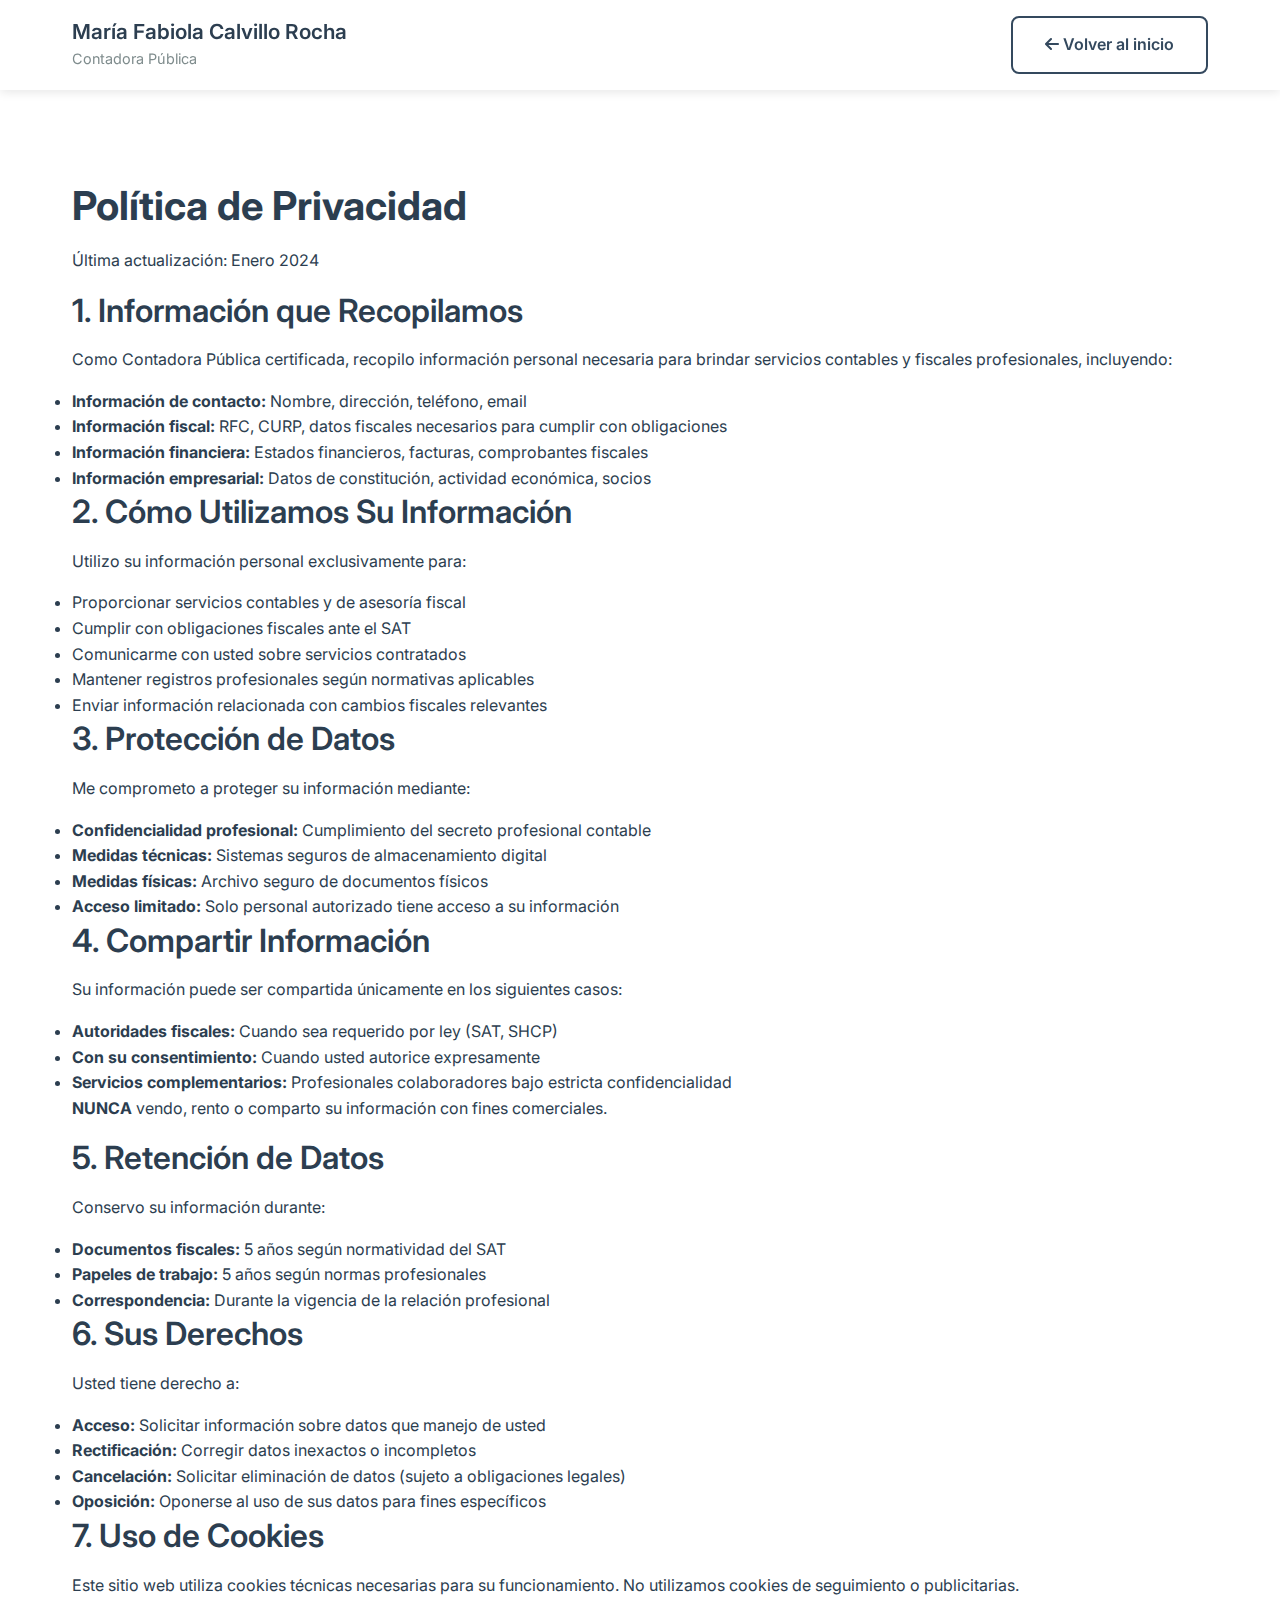
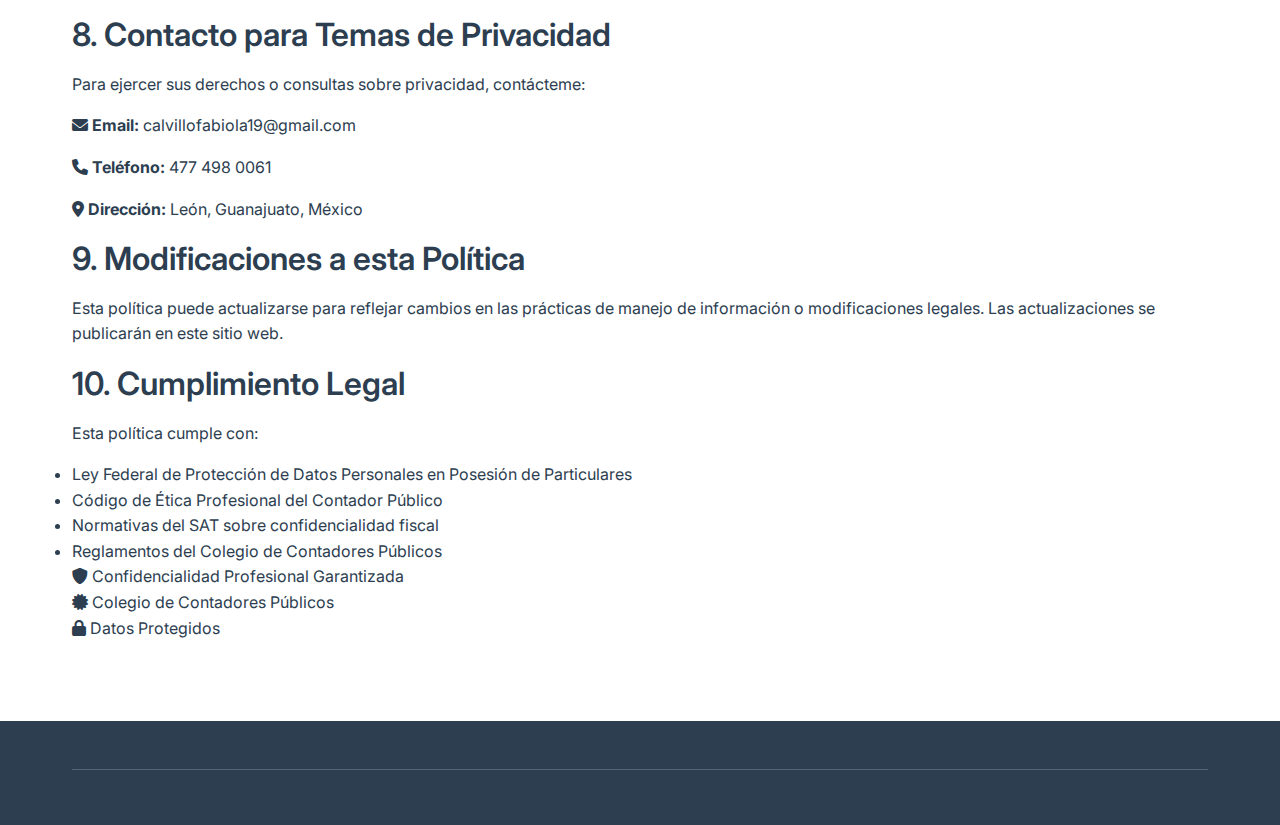
<file: privacy-policy.html>
<!DOCTYPE html>
<html lang="es">
<head>
    <meta charset="UTF-8">
    <meta name="viewport" content="width=device-width, initial-scale=1.0">
    <title>Política de Privacidad - María Fabiola Calvillo Rocha</title>
    <link rel="stylesheet" href="styles.css">
    <link href="https://fonts.googleapis.com/css2?family=Inter:wght@300;400;500;600;700&display=swap" rel="stylesheet">
    <link rel="stylesheet" href="https://cdnjs.cloudflare.com/ajax/libs/font-awesome/6.0.0/css/all.min.css">
</head>
<body>
    <header class="header">
        <nav class="nav">
            <div class="nav-brand">
                <h2>María Fabiola Calvillo Rocha</h2>
                <span>Contadora Pública</span>
            </div>
            <div class="nav-back">
                <a href="index.html" class="btn-secondary">
                    <i class="fas fa-arrow-left"></i> Volver al inicio
                </a>
            </div>
        </nav>
    </header>

    <main style="padding-top: 100px;">
        <section class="section">
            <div class="container">
                <h1>Política de Privacidad</h1>
                <p class="last-updated">Última actualización: Enero 2024</p>

                <div class="privacy-content">
                    <h2>1. Información que Recopilamos</h2>
                    <p>Como Contadora Pública certificada, recopilo información personal necesaria para brindar servicios contables y fiscales profesionales, incluyendo:</p>
                    <ul>
                        <li><strong>Información de contacto:</strong> Nombre, dirección, teléfono, email</li>
                        <li><strong>Información fiscal:</strong> RFC, CURP, datos fiscales necesarios para cumplir con obligaciones</li>
                        <li><strong>Información financiera:</strong> Estados financieros, facturas, comprobantes fiscales</li>
                        <li><strong>Información empresarial:</strong> Datos de constitución, actividad económica, socios</li>
                    </ul>

                    <h2>2. Cómo Utilizamos Su Información</h2>
                    <p>Utilizo su información personal exclusivamente para:</p>
                    <ul>
                        <li>Proporcionar servicios contables y de asesoría fiscal</li>
                        <li>Cumplir con obligaciones fiscales ante el SAT</li>
                        <li>Comunicarme con usted sobre servicios contratados</li>
                        <li>Mantener registros profesionales según normativas aplicables</li>
                        <li>Enviar información relacionada con cambios fiscales relevantes</li>
                    </ul>

                    <h2>3. Protección de Datos</h2>
                    <p>Me comprometo a proteger su información mediante:</p>
                    <ul>
                        <li><strong>Confidencialidad profesional:</strong> Cumplimiento del secreto profesional contable</li>
                        <li><strong>Medidas técnicas:</strong> Sistemas seguros de almacenamiento digital</li>
                        <li><strong>Medidas físicas:</strong> Archivo seguro de documentos físicos</li>
                        <li><strong>Acceso limitado:</strong> Solo personal autorizado tiene acceso a su información</li>
                    </ul>

                    <h2>4. Compartir Información</h2>
                    <p>Su información puede ser compartida únicamente en los siguientes casos:</p>
                    <ul>
                        <li><strong>Autoridades fiscales:</strong> Cuando sea requerido por ley (SAT, SHCP)</li>
                        <li><strong>Con su consentimiento:</strong> Cuando usted autorice expresamente</li>
                        <li><strong>Servicios complementarios:</strong> Profesionales colaboradores bajo estricta confidencialidad</li>
                    </ul>
                    <p><strong>NUNCA</strong> vendo, rento o comparto su información con fines comerciales.</p>

                    <h2>5. Retención de Datos</h2>
                    <p>Conservo su información durante:</p>
                    <ul>
                        <li><strong>Documentos fiscales:</strong> 5 años según normatividad del SAT</li>
                        <li><strong>Papeles de trabajo:</strong> 5 años según normas profesionales</li>
                        <li><strong>Correspondencia:</strong> Durante la vigencia de la relación profesional</li>
                    </ul>

                    <h2>6. Sus Derechos</h2>
                    <p>Usted tiene derecho a:</p>
                    <ul>
                        <li><strong>Acceso:</strong> Solicitar información sobre datos que manejo de usted</li>
                        <li><strong>Rectificación:</strong> Corregir datos inexactos o incompletos</li>
                        <li><strong>Cancelación:</strong> Solicitar eliminación de datos (sujeto a obligaciones legales)</li>
                        <li><strong>Oposición:</strong> Oponerse al uso de sus datos para fines específicos</li>
                    </ul>

                    <h2>7. Uso de Cookies</h2>
                    <p>Este sitio web utiliza cookies técnicas necesarias para su funcionamiento. No utilizamos cookies de seguimiento o publicitarias.</p>

                    <h2>8. Contacto para Temas de Privacidad</h2>
                    <p>Para ejercer sus derechos o consultas sobre privacidad, contácteme:</p>
                    <div class="contact-privacy">
                        <p><i class="fas fa-envelope"></i> <strong>Email:</strong> calvillofabiola19@gmail.com</p>
                        <p><i class="fas fa-phone"></i> <strong>Teléfono:</strong> 477 498 0061</p>
                        <p><i class="fas fa-map-marker-alt"></i> <strong>Dirección:</strong> León, Guanajuato, México</p>
                    </div>

                    <h2>9. Modificaciones a esta Política</h2>
                    <p>Esta política puede actualizarse para reflejar cambios en las prácticas de manejo de información o modificaciones legales. Las actualizaciones se publicarán en este sitio web.</p>

                    <h2>10. Cumplimiento Legal</h2>
                    <p>Esta política cumple con:</p>
                    <ul>
                        <li>Ley Federal de Protección de Datos Personales en Posesión de Particulares</li>
                        <li>Código de Ética Profesional del Contador Público</li>
                        <li>Normativas del SAT sobre confidencialidad fiscal</li>
                        <li>Reglamentos del Colegio de Contadores Públicos</li>
                    </ul>

                    <div class="trust-badges">
                        <div class="badge">
                            <i class="fas fa-shield-alt"></i>
                            <span>Confidencialidad Profesional Garantizada</span>
                        </div>
                        <div class="badge">
                            <i class="fas fa-certificate"></i>
                            <span>Colegio de Contadores Públicos</span>
                        </div>
                        <div class="badge">
                            <i class="fas fa-lock"></i>
                            <span>Datos Protegidos</span>
                        </div>
                    </div>
                </div>
            </div>
        </section>
    </main>

    <footer class="footer">
        <div class="container">
            <div class="footer-bottom">
                <p>&copy; 2024 María Fabiola Calvillo Rocha. Todos los derechos reservados.</p>
            </div>
        </div>
    </footer>
</body>
</html>
</file>
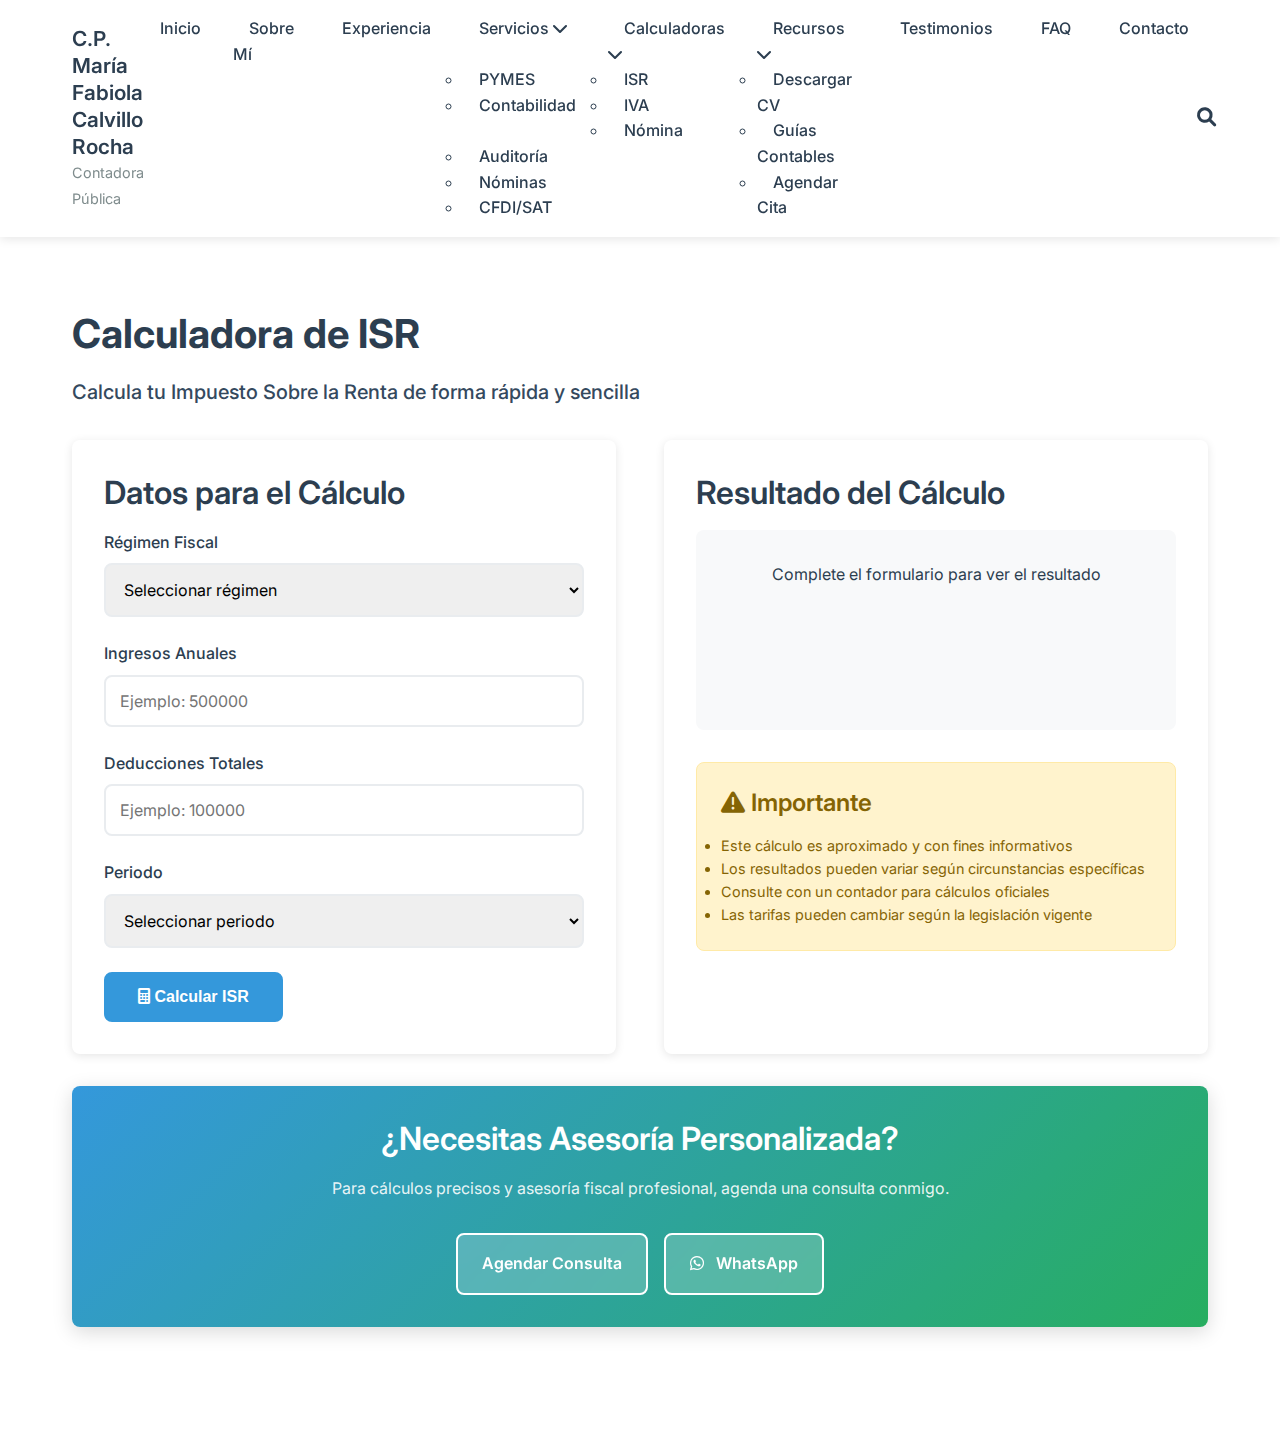
<file: calculadoras/isr.html>
<!DOCTYPE html>
<html lang="es">
<head>
    <meta charset="UTF-8">
    <meta name="viewport" content="width=device-width, initial-scale=1.0">
    <title>Calculadora ISR - María Fabiola Calvillo Rocha</title>
    <meta name="description" content="Calculadora gratuita de ISR (Impuesto Sobre la Renta) para personas físicas y morales. Herramienta fiscal interactiva.">
    <link rel="stylesheet" href="../styles.css">
    <link href="https://fonts.googleapis.com/css2?family=Inter:wght@300;400;500;600;700&display=swap" rel="stylesheet">
    <link rel="stylesheet" href="https://cdnjs.cloudflare.com/ajax/libs/font-awesome/6.0.0/css/all.min.css">
</head>
<body>
    <header class="header">
        <nav class="nav">
            <div class="nav-brand">
                <a href="../index.html" style="text-decoration: none; color: inherit;">
                    <h2>C.P. María Fabiola Calvillo Rocha</h2>
                    <span>Contadora Pública</span>
                </a>
            </div>
            
            <!-- Navegación principal -->
            <ul class="nav-menu" id="nav-menu">
                <li><a href="../index.html#inicio">Inicio</a></li>
                <li><a href="../index.html#sobre-mi">Sobre Mí</a></li>
                <li><a href="../index.html#formacion">Experiencia</a></li>
                <li class="nav-dropdown">
                    <a href="../index.html#servicios" class="nav-dropdown-toggle">
                        Servicios <i class="fas fa-chevron-down"></i>
                    </a>
                    <ul class="nav-dropdown-menu">
                        <li><a href="../servicios/pymes.html">PYMES</a></li>
                        <li><a href="../index.html#servicios">Contabilidad</a></li>
                        <li><a href="../index.html#servicios">Auditoría</a></li>
                        <li><a href="../index.html#servicios">Nóminas</a></li>
                        <li><a href="../index.html#servicios">CFDI/SAT</a></li>
                    </ul>
                </li>
                <li class="nav-dropdown">
                    <a href="#" class="nav-dropdown-toggle">
                        Calculadoras <i class="fas fa-chevron-down"></i>
                    </a>
                    <ul class="nav-dropdown-menu">
                        <li><a href="isr.html" class="active">ISR</a></li>
                        <li><a href="iva.html">IVA</a></li>
                        <li><a href="nomina.html">Nómina</a></li>
                    </ul>
                </li>
                <li class="nav-dropdown">
                    <a href="#" class="nav-dropdown-toggle">
                        Recursos <i class="fas fa-chevron-down"></i>
                    </a>
                    <ul class="nav-dropdown-menu">
                        <li><a href="../recursos/cv.html">Descargar CV</a></li>
                        <li><a href="../recursos/guias.html">Guías Contables</a></li>
                        <li><a href="../citas/agendar.html">Agendar Cita</a></li>
                    </ul>
                </li>
                <li><a href="../index.html#testimonios">Testimonios</a></li>
                <li><a href="../index.html#faq">FAQ</a></li>
                <li><a href="../index.html#contacto">Contacto</a></li>
            </ul>
            
            <div class="nav-actions">
                <button id="search-toggle" class="search-btn" title="Buscar contenido" aria-label="Buscar en el sitio">
                    <i class="fas fa-search"></i>
                </button>
                <button class="mobile-menu-toggle" onclick="toggleMobileMenu()" aria-label="Menú de navegación móvil" aria-expanded="false" aria-controls="nav-menu">
                    <div class="hamburger">
                        <span></span>
                        <span></span>
                        <span></span>
                        <span></span>
                    </div>
                </button>
            </div>
        </nav>
        <div class="nav-backdrop" id="nav-backdrop" onclick="closeMobileMenu()"></div>
    </header>
    
    <!-- Breadcrumbs -->
    <nav class="breadcrumbs">
        <div class="container">
            <div class="breadcrumb-item">
                <a href="../index.html">
                    <i class="fas fa-home"></i> Inicio
                </a>
            </div>
            <span class="breadcrumb-separator"><i class="fas fa-chevron-right"></i></span>
            <div class="breadcrumb-item">
                <a href="../index.html#calculadoras">Calculadoras</a>
            </div>
            <span class="breadcrumb-separator"><i class="fas fa-chevron-right"></i></span>
            <div class="breadcrumb-item active">
                Calculadora ISR
            </div>
        </div>
    </nav>

    <main style="padding-top: 100px;">
        <section class="section">
            <div class="container">
                <h1>Calculadora de ISR</h1>
                <p class="hero-subtitle">Calcula tu Impuesto Sobre la Renta de forma rápida y sencilla</p>

                <div class="calculadora-container">
                    <div class="calculadora-form">
                        <h2>Datos para el Cálculo</h2>
                        <form id="isr-calculator">
                            <div class="form-group">
                                <label for="regimen">Régimen Fiscal</label>
                                <select id="regimen" required>
                                    <option value="">Seleccionar régimen</option>
                                    <option value="fisica">Persona Física</option>
                                    <option value="moral">Persona Moral</option>
                                    <option value="incorporacion">Régimen de Incorporación Fiscal</option>
                                </select>
                            </div>

                            <div class="form-group">
                                <label for="ingresos">Ingresos Anuales</label>
                                <input type="number" id="ingresos" placeholder="Ejemplo: 500000" step="0.01" required>
                            </div>

                            <div class="form-group">
                                <label for="deducciones">Deducciones Totales</label>
                                <input type="number" id="deducciones" placeholder="Ejemplo: 100000" step="0.01">
                            </div>

                            <div class="form-group">
                                <label for="periodo">Periodo</label>
                                <select id="periodo" required>
                                    <option value="">Seleccionar periodo</option>
                                    <option value="mensual">Mensual</option>
                                    <option value="anual">Anual</option>
                                </select>
                            </div>

                            <button type="submit" class="btn-primary">
                                <i class="fas fa-calculator"></i> Calcular ISR
                            </button>
                        </form>
                    </div>

                    <div class="calculadora-resultado">
                        <h2>Resultado del Cálculo</h2>
                        <div id="resultado" class="resultado-display">
                            <p>Complete el formulario para ver el resultado</p>
                        </div>

                        <div class="importante">
                            <h3><i class="fas fa-exclamation-triangle"></i> Importante</h3>
                            <ul>
                                <li>Este cálculo es aproximado y con fines informativos</li>
                                <li>Los resultados pueden variar según circunstancias específicas</li>
                                <li>Consulte con un contador para cálculos oficiales</li>
                                <li>Las tarifas pueden cambiar según la legislación vigente</li>
                            </ul>
                        </div>
                    </div>
                </div>

                <div class="cta-section">
                    <h2>¿Necesitas Asesoría Personalizada?</h2>
                    <p>Para cálculos precisos y asesoría fiscal profesional, agenda una consulta conmigo.</p>
                    <div class="cta-buttons">
                        <a href="../index.html#contacto" class="btn-primary">Agendar Consulta</a>
                        <a href="https://wa.me/524773868927" class="btn-secondary" target="_blank">
                            <i class="fab fa-whatsapp"></i> WhatsApp
                        </a>
                    </div>
                </div>
            </div>
        </section>
    </main>

    <script>
        document.getElementById('isr-calculator').addEventListener('submit', function(e) {
            e.preventDefault();
            
            const regimen = document.getElementById('regimen').value;
            const ingresos = parseFloat(document.getElementById('ingresos').value) || 0;
            const deducciones = parseFloat(document.getElementById('deducciones').value) || 0;
            const periodo = document.getElementById('periodo').value;
            
            const baseGravable = ingresos - deducciones;
            let isr = 0;
            let tasa = 0;
            
            // Cálculo simplificado (tarifas 2024 aproximadas)
            if (regimen === 'fisica') {
                if (baseGravable <= 125900) {
                    tasa = 1.92;
                } else if (baseGravable <= 212500) {
                    tasa = 6.40;
                } else if (baseGravable <= 319400) {
                    tasa = 10.88;
                } else if (baseGravable <= 407200) {
                    tasa = 16.00;
                } else if (baseGravable <= 814400) {
                    tasa = 21.36;
                } else if (baseGravable <= 1089600) {
                    tasa = 23.52;
                } else if (baseGravable <= 1638400) {
                    tasa = 30.00;
                } else {
                    tasa = 35.00;
                }
            } else if (regimen === 'moral') {
                tasa = 30.00;
            } else if (regimen === 'incorporacion') {
                tasa = 1.00; // Primer año
            }
            
            isr = baseGravable * (tasa / 100);
            
            if (periodo === 'mensual') {
                isr = isr / 12;
            }
            
            const resultado = document.getElementById('resultado');
            resultado.innerHTML = `
                <div class="resultado-item">
                    <h3>Base Gravable</h3>
                    <p class="amount">$${baseGravable.toLocaleString('es-MX', {minimumFractionDigits: 2})}</p>
                </div>
                <div class="resultado-item">
                    <h3>Tasa Aplicada</h3>
                    <p class="rate">${tasa}%</p>
                </div>
                <div class="resultado-item highlight">
                    <h3>ISR ${periodo === 'mensual' ? 'Mensual' : 'Anual'}</h3>
                    <p class="amount final">$${isr.toLocaleString('es-MX', {minimumFractionDigits: 2})}</p>
                </div>
            `;
        });
    </script>

    <style>
        .calculadora-container {
            display: grid;
            grid-template-columns: 1fr 1fr;
            gap: 3rem;
            margin: 2rem 0;
        }
        
        .calculadora-form, .calculadora-resultado {
            background: var(--background-color);
            padding: 2rem;
            border-radius: var(--border-radius);
            box-shadow: var(--shadow);
        }
        
        .resultado-display {
            min-height: 200px;
            background: var(--background-alt);
            padding: 2rem;
            border-radius: var(--border-radius);
            text-align: center;
        }
        
        .resultado-item {
            margin: 1rem 0;
            padding: 1rem;
            border-left: 4px solid var(--accent-color);
            background: white;
        }
        
        .resultado-item.highlight {
            border-left-color: var(--success-color);
            background: linear-gradient(135deg, var(--success-color), var(--accent-color));
            color: white;
        }
        
        .amount {
            font-size: 1.5rem;
            font-weight: 700;
            color: var(--accent-color);
            margin: 0;
        }
        
        .amount.final {
            color: white;
            font-size: 2rem;
        }
        
        .rate {
            font-size: 1.25rem;
            font-weight: 600;
            color: var(--success-color);
            margin: 0;
        }
        
        .importante {
            margin-top: 2rem;
            padding: 1.5rem;
            background: #fff3cd;
            border: 1px solid #ffeaa7;
            border-radius: var(--border-radius);
        }
        
        .importante h3 {
            color: #856404;
            margin-bottom: 1rem;
        }
        
        .importante ul {
            color: #856404;
            font-size: 0.9rem;
        }
        
        @media (max-width: 768px) {
            .calculadora-container {
                grid-template-columns: 1fr;
                gap: 2rem;
            }
        }
    </style>
</body>
</html>
</file>
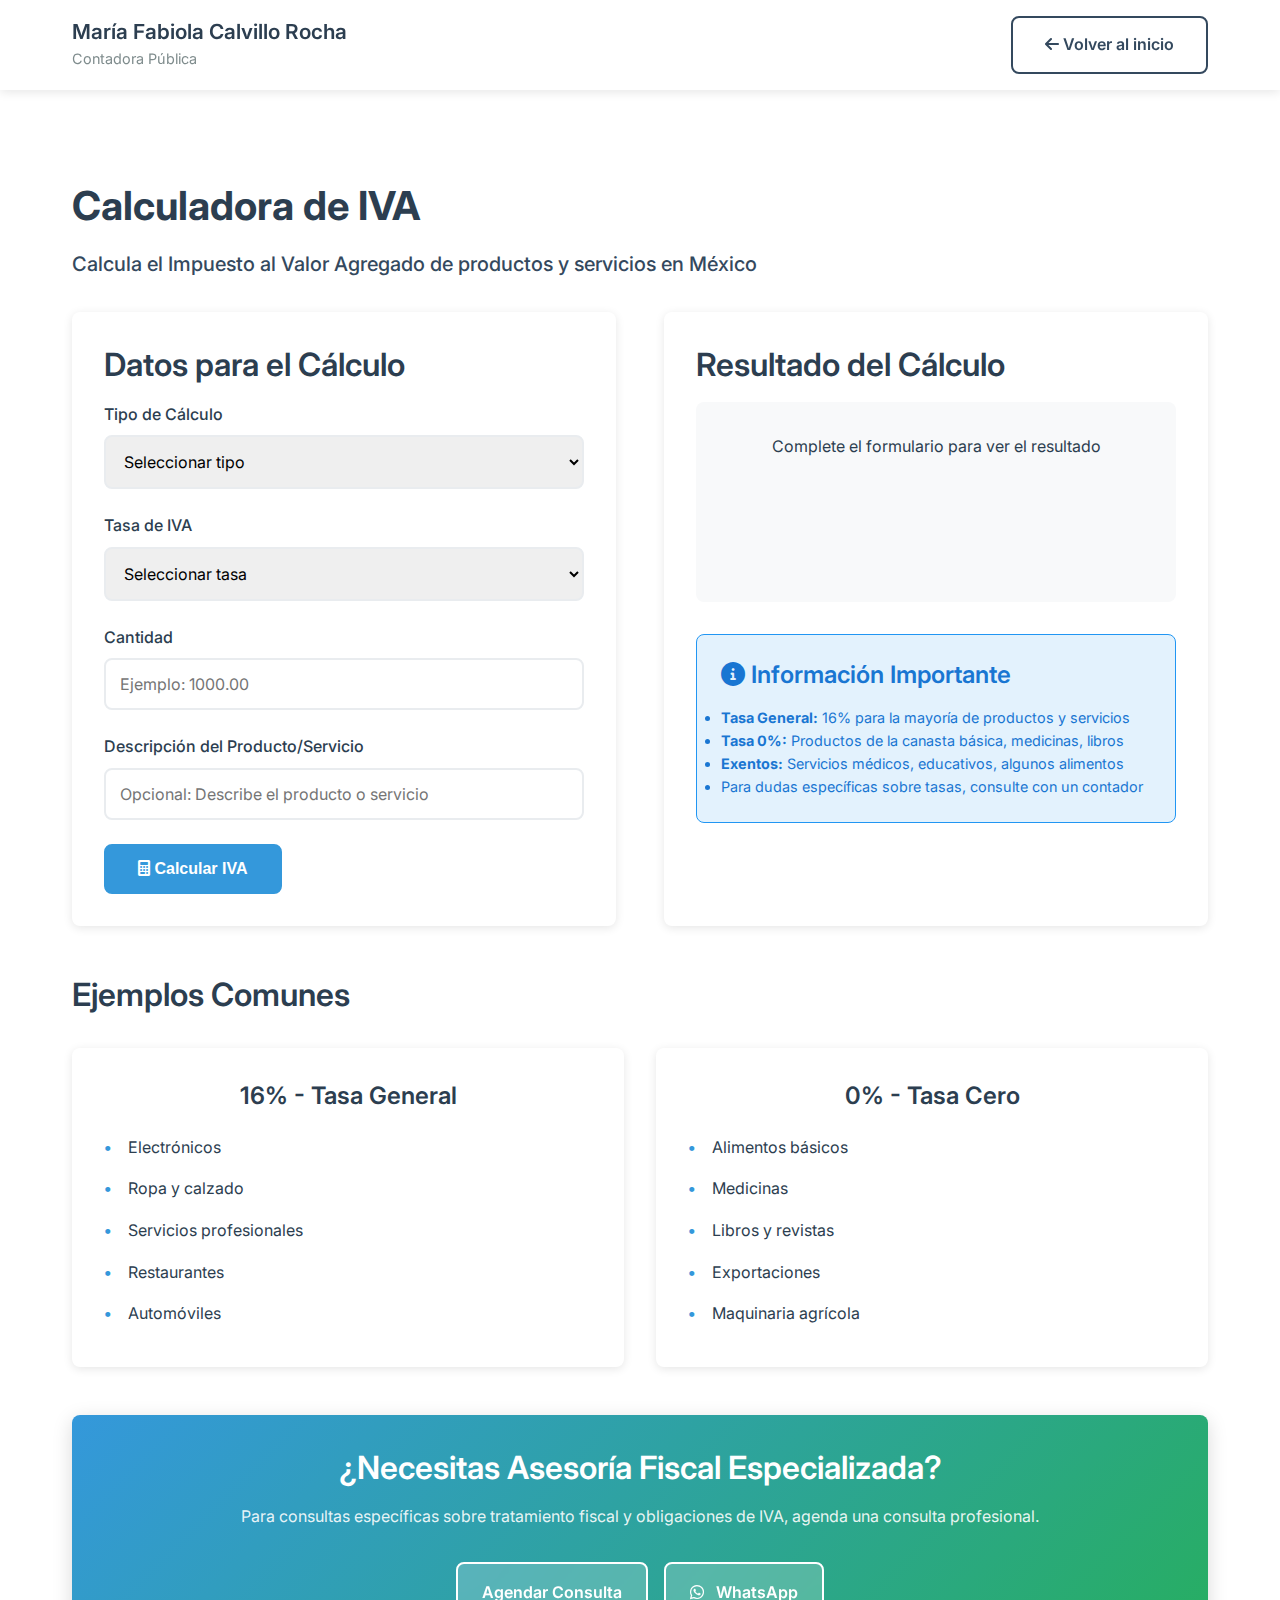
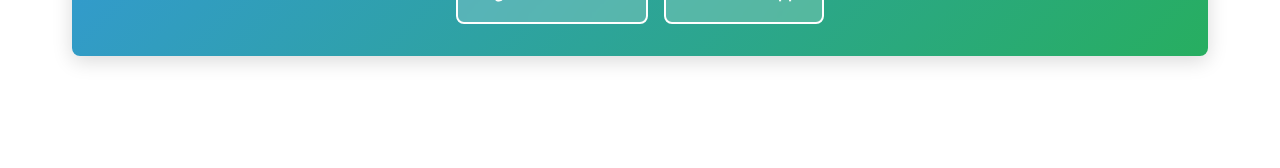
<file: calculadoras/iva.html>
<!DOCTYPE html>
<html lang="es">
<head>
    <meta charset="UTF-8">
    <meta name="viewport" content="width=device-width, initial-scale=1.0">
    <title>Calculadora IVA - María Fabiola Calvillo Rocha</title>
    <meta name="description" content="Calculadora gratuita de IVA (Impuesto al Valor Agregado) para México. Calcula IVA del 16% y 0% para productos y servicios.">
    <link rel="stylesheet" href="../styles.css">
    <link href="https://fonts.googleapis.com/css2?family=Inter:wght@300;400;500;600;700&display=swap" rel="stylesheet">
    <link rel="stylesheet" href="https://cdnjs.cloudflare.com/ajax/libs/font-awesome/6.0.0/css/all.min.css">
</head>
<body>
    <header class="header">
        <nav class="nav">
            <div class="nav-brand">
                <h2>María Fabiola Calvillo Rocha</h2>
                <span>Contadora Pública</span>
            </div>
            <div class="nav-back">
                <a href="../index.html" class="btn-secondary">
                    <i class="fas fa-arrow-left"></i> Volver al inicio
                </a>
            </div>
        </nav>
    </header>

    <main style="padding-top: 100px;">
        <section class="section">
            <div class="container">
                <h1>Calculadora de IVA</h1>
                <p class="hero-subtitle">Calcula el Impuesto al Valor Agregado de productos y servicios en México</p>

                <div class="calculadora-container">
                    <div class="calculadora-form">
                        <h2>Datos para el Cálculo</h2>
                        <form id="iva-calculator">
                            <div class="form-group">
                                <label for="tipo-calculo">Tipo de Cálculo</label>
                                <select id="tipo-calculo" required>
                                    <option value="">Seleccionar tipo</option>
                                    <option value="agregar">Agregar IVA (Sin IVA → Con IVA)</option>
                                    <option value="extraer">Extraer IVA (Con IVA → Sin IVA)</option>
                                </select>
                            </div>

                            <div class="form-group">
                                <label for="tasa-iva">Tasa de IVA</label>
                                <select id="tasa-iva" required>
                                    <option value="">Seleccionar tasa</option>
                                    <option value="16">16% (Tasa General)</option>
                                    <option value="0">0% (Exento)</option>
                                </select>
                            </div>

                            <div class="form-group">
                                <label for="cantidad">Cantidad</label>
                                <input type="number" id="cantidad" placeholder="Ejemplo: 1000.00" step="0.01" required>
                            </div>

                            <div class="form-group">
                                <label for="descripcion">Descripción del Producto/Servicio</label>
                                <input type="text" id="descripcion" placeholder="Opcional: Describe el producto o servicio">
                            </div>

                            <button type="submit" class="btn-primary">
                                <i class="fas fa-calculator"></i> Calcular IVA
                            </button>
                        </form>
                    </div>

                    <div class="calculadora-resultado">
                        <h2>Resultado del Cálculo</h2>
                        <div id="resultado" class="resultado-display">
                            <p>Complete el formulario para ver el resultado</p>
                        </div>

                        <div class="importante">
                            <h3><i class="fas fa-info-circle"></i> Información Importante</h3>
                            <ul>
                                <li><strong>Tasa General:</strong> 16% para la mayoría de productos y servicios</li>
                                <li><strong>Tasa 0%:</strong> Productos de la canasta básica, medicinas, libros</li>
                                <li><strong>Exentos:</strong> Servicios médicos, educativos, algunos alimentos</li>
                                <li>Para dudas específicas sobre tasas, consulte con un contador</li>
                            </ul>
                        </div>
                    </div>
                </div>

                <div class="ejemplos-iva">
                    <h2>Ejemplos Comunes</h2>
                    <div class="ejemplos-grid">
                        <div class="ejemplo-card">
                            <h3>16% - Tasa General</h3>
                            <ul>
                                <li>Electrónicos</li>
                                <li>Ropa y calzado</li>
                                <li>Servicios profesionales</li>
                                <li>Restaurantes</li>
                                <li>Automóviles</li>
                            </ul>
                        </div>
                        <div class="ejemplo-card">
                            <h3>0% - Tasa Cero</h3>
                            <ul>
                                <li>Alimentos básicos</li>
                                <li>Medicinas</li>
                                <li>Libros y revistas</li>
                                <li>Exportaciones</li>
                                <li>Maquinaria agrícola</li>
                            </ul>
                        </div>
                    </div>
                </div>

                <div class="cta-section">
                    <h2>¿Necesitas Asesoría Fiscal Especializada?</h2>
                    <p>Para consultas específicas sobre tratamiento fiscal y obligaciones de IVA, agenda una consulta profesional.</p>
                    <div class="cta-buttons">
                        <a href="../index.html#contacto" class="btn-primary">Agendar Consulta</a>
                        <a href="https://wa.me/524773868927" class="btn-secondary" target="_blank">
                            <i class="fab fa-whatsapp"></i> WhatsApp
                        </a>
                    </div>
                </div>
            </div>
        </section>
    </main>

    <script>
        document.getElementById('iva-calculator').addEventListener('submit', function(e) {
            e.preventDefault();
            
            const tipoCalculo = document.getElementById('tipo-calculo').value;
            const tasaIva = parseFloat(document.getElementById('tasa-iva').value) || 0;
            const cantidad = parseFloat(document.getElementById('cantidad').value) || 0;
            const descripcion = document.getElementById('descripcion').value || 'Producto/Servicio';
            
            let subtotal = 0;
            let iva = 0;
            let total = 0;
            
            if (tipoCalculo === 'agregar') {
                // Agregar IVA: cantidad es sin IVA
                subtotal = cantidad;
                iva = subtotal * (tasaIva / 100);
                total = subtotal + iva;
            } else if (tipoCalculo === 'extraer') {
                // Extraer IVA: cantidad es con IVA
                total = cantidad;
                subtotal = total / (1 + (tasaIva / 100));
                iva = total - subtotal;
            }
            
            const resultado = document.getElementById('resultado');
            resultado.innerHTML = `
                <div class="calculo-detalle">
                    <h3>${descripcion}</h3>
                    <div class="resultado-item">
                        <h4>Subtotal (Sin IVA)</h4>
                        <p class="amount">$${subtotal.toLocaleString('es-MX', {minimumFractionDigits: 2})}</p>
                    </div>
                    <div class="resultado-item">
                        <h4>IVA (${tasaIva}%)</h4>
                        <p class="amount-iva">$${iva.toLocaleString('es-MX', {minimumFractionDigits: 2})}</p>
                    </div>
                    <div class="resultado-item highlight">
                        <h4>Total (Con IVA)</h4>
                        <p class="amount final">$${total.toLocaleString('es-MX', {minimumFractionDigits: 2})}</p>
                    </div>
                </div>
                <div class="calculo-info">
                    <p><strong>Operación:</strong> ${tipoCalculo === 'agregar' ? 'IVA agregado' : 'IVA extraído'}</p>
                    <p><strong>Tasa aplicada:</strong> ${tasaIva}%</p>
                </div>
            `;
        });
    </script>

    <style>
        .calculadora-container {
            display: grid;
            grid-template-columns: 1fr 1fr;
            gap: 3rem;
            margin: 2rem 0;
        }
        
        .calculadora-form, .calculadora-resultado {
            background: var(--background-color);
            padding: 2rem;
            border-radius: var(--border-radius);
            box-shadow: var(--shadow);
        }
        
        .resultado-display {
            min-height: 200px;
            background: var(--background-alt);
            padding: 2rem;
            border-radius: var(--border-radius);
            text-align: center;
        }
        
        .calculo-detalle h3 {
            color: var(--primary-color);
            margin-bottom: 1rem;
            text-align: center;
        }
        
        .resultado-item {
            margin: 1rem 0;
            padding: 1rem;
            border-left: 4px solid var(--accent-color);
            background: white;
            border-radius: 4px;
        }
        
        .resultado-item.highlight {
            border-left-color: var(--success-color);
            background: linear-gradient(135deg, var(--success-color), var(--accent-color));
            color: white;
        }
        
        .amount {
            font-size: 1.3rem;
            font-weight: 700;
            color: var(--accent-color);
            margin: 0.5rem 0 0 0;
        }
        
        .amount-iva {
            font-size: 1.3rem;
            font-weight: 700;
            color: var(--warning-color);
            margin: 0.5rem 0 0 0;
        }
        
        .amount.final {
            color: white;
            font-size: 1.6rem;
        }
        
        .calculo-info {
            margin-top: 1rem;
            padding: 1rem;
            background: #f8f9fa;
            border-radius: 4px;
            font-size: 0.9rem;
        }
        
        .ejemplos-iva {
            margin: 3rem 0;
        }
        
        .ejemplos-grid {
            display: grid;
            grid-template-columns: 1fr 1fr;
            gap: 2rem;
            margin: 2rem 0;
        }
        
        .ejemplo-card {
            background: var(--background-color);
            padding: 2rem;
            border-radius: var(--border-radius);
            box-shadow: var(--shadow);
        }
        
        .ejemplo-card h3 {
            color: var(--primary-color);
            margin-bottom: 1rem;
            text-align: center;
        }
        
        .ejemplo-card ul {
            list-style: none;
        }
        
        .ejemplo-card li {
            padding: 0.5rem 0;
            position: relative;
            padding-left: 1.5rem;
        }
        
        .ejemplo-card li::before {
            content: '•';
            position: absolute;
            left: 0;
            color: var(--accent-color);
            font-weight: bold;
        }
        
        .importante {
            margin-top: 2rem;
            padding: 1.5rem;
            background: #e3f2fd;
            border: 1px solid #2196f3;
            border-radius: var(--border-radius);
        }
        
        .importante h3 {
            color: #1976d2;
            margin-bottom: 1rem;
        }
        
        .importante ul {
            color: #1976d2;
            font-size: 0.9rem;
        }
        
        @media (max-width: 768px) {
            .calculadora-container, .ejemplos-grid {
                grid-template-columns: 1fr;
                gap: 2rem;
            }
        }
    </style>
</body>
</html>
</file>
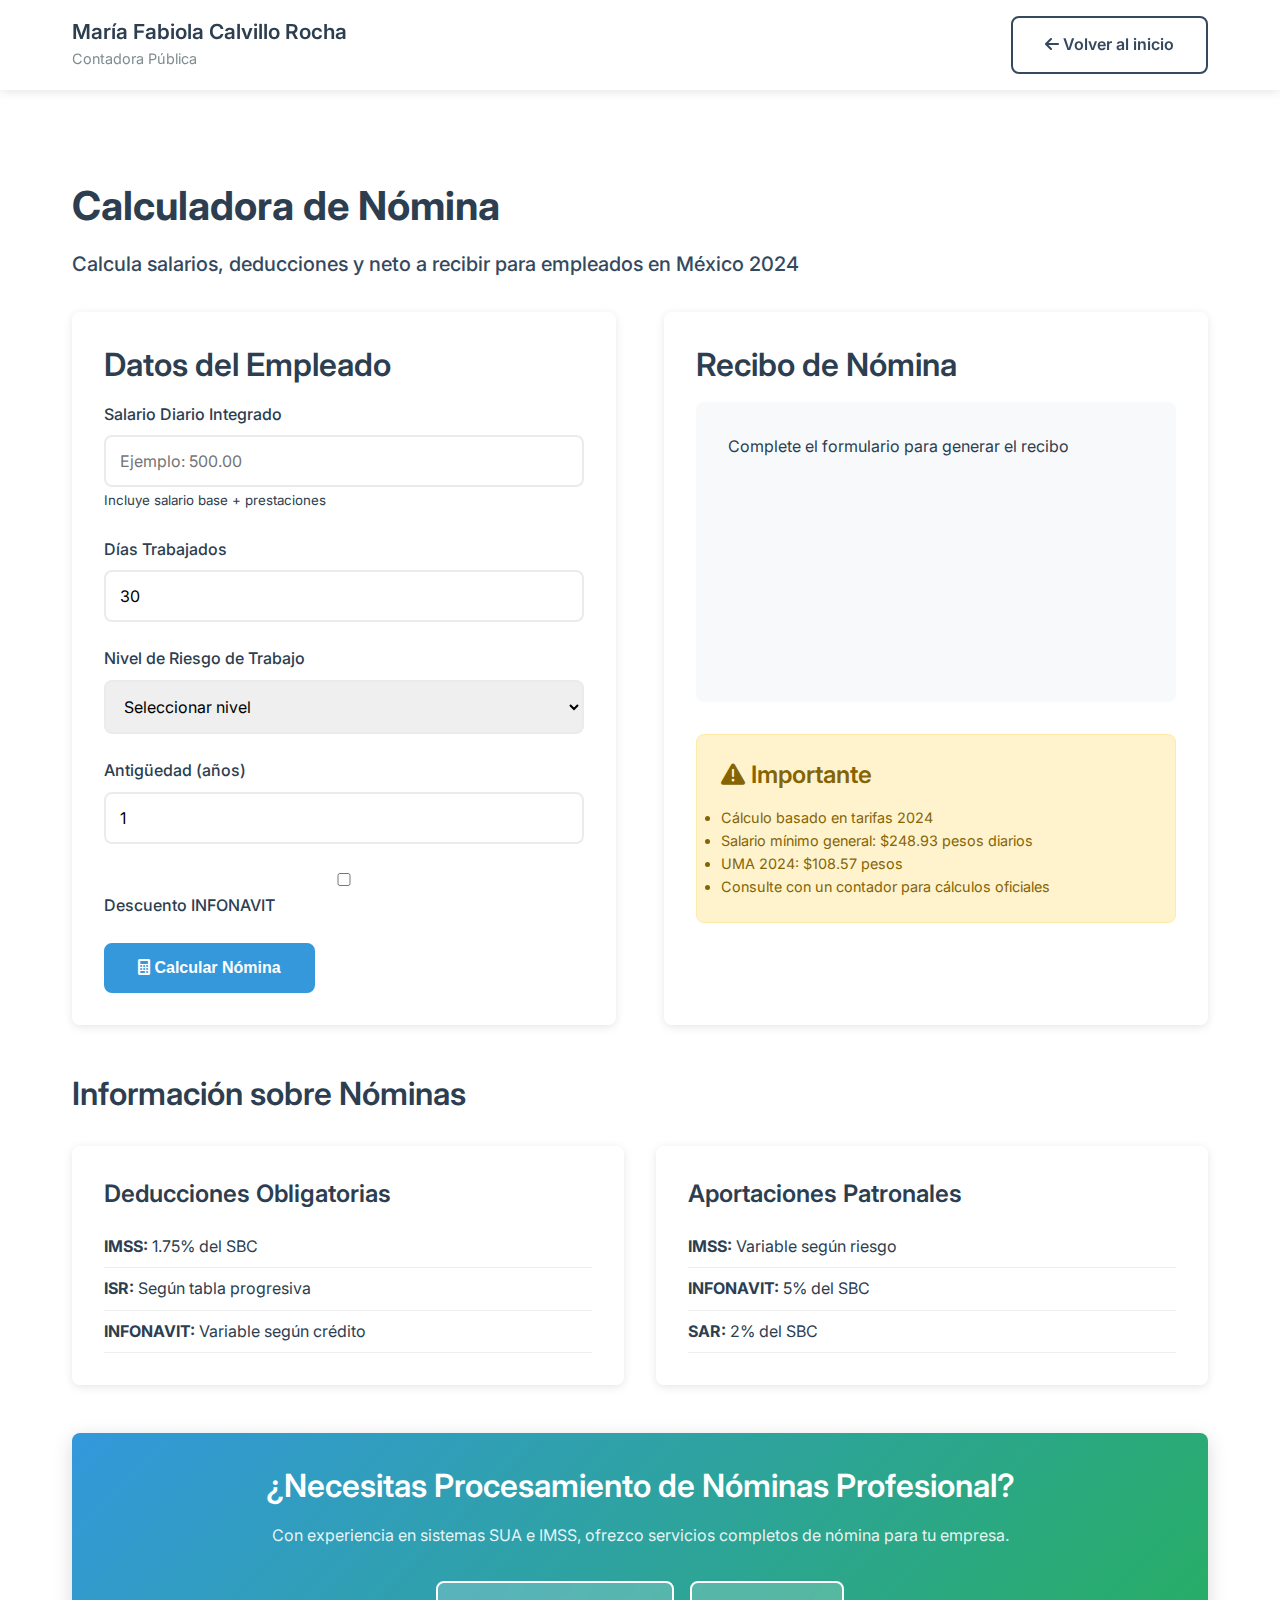
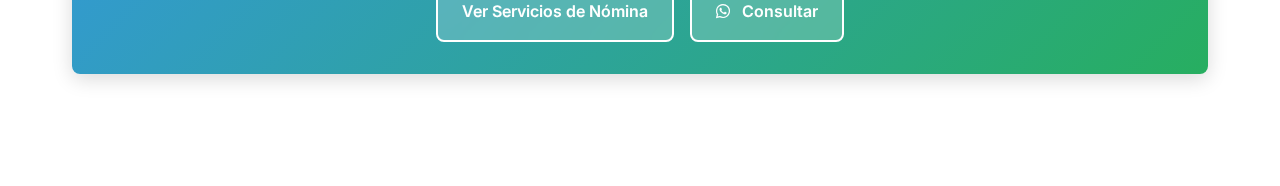
<file: calculadoras/nomina.html>
<!DOCTYPE html>
<html lang="es">
<head>
    <meta charset="UTF-8">
    <meta name="viewport" content="width=device-width, initial-scale=1.0">
    <title>Calculadora de Nómina - María Fabiola Calvillo Rocha</title>
    <meta name="description" content="Calculadora gratuita de nómina para México 2024. Calcula salarios, deducciones, IMSS, ISR y neto a recibir.">
    <link rel="stylesheet" href="../styles.css">
    <link href="https://fonts.googleapis.com/css2?family=Inter:wght@300;400;500;600;700&display=swap" rel="stylesheet">
    <link rel="stylesheet" href="https://cdnjs.cloudflare.com/ajax/libs/font-awesome/6.0.0/css/all.min.css">
</head>
<body>
    <header class="header">
        <nav class="nav">
            <div class="nav-brand">
                <h2>María Fabiola Calvillo Rocha</h2>
                <span>Contadora Pública</span>
            </div>
            <div class="nav-back">
                <a href="../index.html" class="btn-secondary">
                    <i class="fas fa-arrow-left"></i> Volver al inicio
                </a>
            </div>
        </nav>
    </header>

    <main style="padding-top: 100px;">
        <section class="section">
            <div class="container">
                <h1>Calculadora de Nómina</h1>
                <p class="hero-subtitle">Calcula salarios, deducciones y neto a recibir para empleados en México 2024</p>

                <div class="calculadora-container">
                    <div class="calculadora-form">
                        <h2>Datos del Empleado</h2>
                        <form id="nomina-calculator">
                            <div class="form-group">
                                <label for="salario-diario">Salario Diario Integrado</label>
                                <input type="number" id="salario-diario" placeholder="Ejemplo: 500.00" step="0.01" required>
                                <small>Incluye salario base + prestaciones</small>
                            </div>

                            <div class="form-group">
                                <label for="dias-trabajados">Días Trabajados</label>
                                <input type="number" id="dias-trabajados" placeholder="30" min="1" max="31" value="30" required>
                            </div>

                            <div class="form-group">
                                <label for="nivel-riesgo">Nivel de Riesgo de Trabajo</label>
                                <select id="nivel-riesgo" required>
                                    <option value="">Seleccionar nivel</option>
                                    <option value="1">Clase I - Riesgo Mínimo (0.54355%)</option>
                                    <option value="2">Clase II - Riesgo Bajo (1.13065%)</option>
                                    <option value="3">Clase III - Riesgo Medio (2.59840%)</option>
                                    <option value="4">Clase IV - Riesgo Alto (4.65400%)</option>
                                    <option value="5">Clase V - Riesgo Máximo (7.58650%)</option>
                                </select>
                            </div>

                            <div class="form-group">
                                <label for="antiguedad">Antigüedad (años)</label>
                                <input type="number" id="antiguedad" placeholder="1" min="0" max="50" value="1" required>
                            </div>

                            <div class="form-group">
                                <label>
                                    <input type="checkbox" id="infonavit"> 
                                    Descuento INFONAVIT
                                </label>
                            </div>

                            <div class="form-group" id="infonavit-group" style="display: none;">
                                <label for="infonavit-tipo">Tipo de Descuento INFONAVIT</label>
                                <select id="infonavit-tipo">
                                    <option value="porciento">Porcentaje del salario</option>
                                    <option value="cuota">Cuota fija</option>
                                    <option value="vsmm">Veces salario mínimo</option>
                                </select>
                                <input type="number" id="infonavit-valor" placeholder="5" step="0.01">
                            </div>

                            <button type="submit" class="btn-primary">
                                <i class="fas fa-calculator"></i> Calcular Nómina
                            </button>
                        </form>
                    </div>

                    <div class="calculadora-resultado">
                        <h2>Recibo de Nómina</h2>
                        <div id="resultado" class="resultado-display">
                            <p>Complete el formulario para generar el recibo</p>
                        </div>

                        <div class="importante">
                            <h3><i class="fas fa-exclamation-triangle"></i> Importante</h3>
                            <ul>
                                <li>Cálculo basado en tarifas 2024</li>
                                <li>Salario mínimo general: $248.93 pesos diarios</li>
                                <li>UMA 2024: $108.57 pesos</li>
                                <li>Consulte con un contador para cálculos oficiales</li>
                            </ul>
                        </div>
                    </div>
                </div>

                <div class="info-nomina">
                    <h2>Información sobre Nóminas</h2>
                    <div class="info-grid">
                        <div class="info-card">
                            <h3>Deducciones Obligatorias</h3>
                            <ul>
                                <li><strong>IMSS:</strong> 1.75% del SBC</li>
                                <li><strong>ISR:</strong> Según tabla progresiva</li>
                                <li><strong>INFONAVIT:</strong> Variable según crédito</li>
                            </ul>
                        </div>
                        <div class="info-card">
                            <h3>Aportaciones Patronales</h3>
                            <ul>
                                <li><strong>IMSS:</strong> Variable según riesgo</li>
                                <li><strong>INFONAVIT:</strong> 5% del SBC</li>
                                <li><strong>SAR:</strong> 2% del SBC</li>
                            </ul>
                        </div>
                    </div>
                </div>

                <div class="cta-section">
                    <h2>¿Necesitas Procesamiento de Nóminas Profesional?</h2>
                    <p>Con experiencia en sistemas SUA e IMSS, ofrezco servicios completos de nómina para tu empresa.</p>
                    <div class="cta-buttons">
                        <a href="../servicios/pymes.html" class="btn-primary">Ver Servicios de Nómina</a>
                        <a href="https://wa.me/524773868927" class="btn-secondary" target="_blank">
                            <i class="fab fa-whatsapp"></i> Consultar
                        </a>
                    </div>
                </div>
            </div>
        </section>
    </main>

    <script>
        // Mostrar/ocultar campo INFONAVIT
        document.getElementById('infonavit').addEventListener('change', function() {
            const infonavitGroup = document.getElementById('infonavit-group');
            infonavitGroup.style.display = this.checked ? 'block' : 'none';
        });

        document.getElementById('nomina-calculator').addEventListener('submit', function(e) {
            e.preventDefault();
            
            const salarioDiario = parseFloat(document.getElementById('salario-diario').value) || 0;
            const diasTrabajados = parseInt(document.getElementById('dias-trabajados').value) || 30;
            const nivelRiesgo = document.getElementById('nivel-riesgo').value;
            const antiguedad = parseInt(document.getElementById('antiguedad').value) || 1;
            const tieneInfonavit = document.getElementById('infonavit').checked;
            
            // Constantes 2024
            const UMA = 108.57;
            const salarioMinimo = 248.93;
            
            // Cálculos básicos
            const salarioMensual = salarioDiario * diasTrabajados;
            const salarioAnual = salarioDiario * 365;
            
            // IMSS Trabajador (1.75% del SBC)
            const imss = salarioDiario * 0.0175 * diasTrabajados;
            
            // ISR (cálculo simplificado)
            let isr = 0;
            if (salarioAnual > 125900) {
                if (salarioAnual <= 212500) {
                    isr = (salarioAnual - 125900) * 0.0640 / 12;
                } else if (salarioAnual <= 319400) {
                    isr = ((salarioAnual - 212500) * 0.1088 + 5540.04) / 12;
                } else {
                    isr = salarioAnual * 0.30 / 12; // Simplificado
                }
            }
            
            // INFONAVIT
            let infonavit = 0;
            if (tieneInfonavit) {
                const infonavitTipo = document.getElementById('infonavit-tipo').value;
                const infonavitValor = parseFloat(document.getElementById('infonavit-valor').value) || 0;
                
                if (infonavitTipo === 'porciento') {
                    infonavit = salarioMensual * (infonavitValor / 100);
                } else if (infonavitTipo === 'cuota') {
                    infonavit = infonavitValor;
                } else if (infonavitTipo === 'vsmm') {
                    infonavit = salarioMinimo * infonavitValor;
                }
            }
            
            const totalDeducciones = imss + isr + infonavit;
            const netoRecibir = salarioMensual - totalDeducciones;
            
            const resultado = document.getElementById('resultado');
            resultado.innerHTML = `
                <div class="recibo-nomina">
                    <h3>Recibo de Nómina</h3>
                    
                    <div class="seccion-percepciones">
                        <h4>PERCEPCIONES</h4>
                        <div class="concepto">
                            <span>Salario (${diasTrabajados} días)</span>
                            <span class="amount">$${salarioMensual.toLocaleString('es-MX', {minimumFractionDigits: 2})}</span>
                        </div>
                        <div class="concepto total">
                            <span><strong>Total Percepciones</strong></span>
                            <span class="amount"><strong>$${salarioMensual.toLocaleString('es-MX', {minimumFractionDigits: 2})}</strong></span>
                        </div>
                    </div>
                    
                    <div class="seccion-deducciones">
                        <h4>DEDUCCIONES</h4>
                        <div class="concepto">
                            <span>IMSS (1.75%)</span>
                            <span class="amount-deduccion">$${imss.toLocaleString('es-MX', {minimumFractionDigits: 2})}</span>
                        </div>
                        <div class="concepto">
                            <span>ISR</span>
                            <span class="amount-deduccion">$${isr.toLocaleString('es-MX', {minimumFractionDigits: 2})}</span>
                        </div>
                        ${infonavit > 0 ? `<div class="concepto">
                            <span>INFONAVIT</span>
                            <span class="amount-deduccion">$${infonavit.toLocaleString('es-MX', {minimumFractionDigits: 2})}</span>
                        </div>` : ''}
                        <div class="concepto total">
                            <span><strong>Total Deducciones</strong></span>
                            <span class="amount-deduccion"><strong>$${totalDeducciones.toLocaleString('es-MX', {minimumFractionDigits: 2})}</strong></span>
                        </div>
                    </div>
                    
                    <div class="neto-pagar">
                        <h4>NETO A PAGAR</h4>
                        <div class="amount-neto">$${netoRecibir.toLocaleString('es-MX', {minimumFractionDigits: 2})}</div>
                    </div>
                </div>
            `;
        });
    </script>

    <style>
        .calculadora-container {
            display: grid;
            grid-template-columns: 1fr 1fr;
            gap: 3rem;
            margin: 2rem 0;
        }
        
        .calculadora-form, .calculadora-resultado {
            background: var(--background-color);
            padding: 2rem;
            border-radius: var(--border-radius);
            box-shadow: var(--shadow);
        }
        
        .resultado-display {
            min-height: 300px;
            background: var(--background-alt);
            padding: 2rem;
            border-radius: var(--border-radius);
        }
        
        .recibo-nomina {
            background: white;
            padding: 1.5rem;
            border-radius: var(--border-radius);
            border: 1px solid var(--border-color);
        }
        
        .recibo-nomina h3 {
            text-align: center;
            color: var(--primary-color);
            margin-bottom: 2rem;
            border-bottom: 2px solid var(--accent-color);
            padding-bottom: 0.5rem;
        }
        
        .seccion-percepciones, .seccion-deducciones {
            margin: 1.5rem 0;
        }
        
        .seccion-percepciones h4 {
            color: var(--success-color);
            margin-bottom: 1rem;
            font-size: 1.1rem;
        }
        
        .seccion-deducciones h4 {
            color: var(--error-color);
            margin-bottom: 1rem;
            font-size: 1.1rem;
        }
        
        .concepto {
            display: flex;
            justify-content: space-between;
            padding: 0.5rem 0;
            border-bottom: 1px solid #eee;
        }
        
        .concepto.total {
            border-top: 2px solid var(--primary-color);
            border-bottom: 2px solid var(--primary-color);
            margin-top: 1rem;
            font-weight: bold;
        }
        
        .amount {
            color: var(--success-color);
            font-weight: 600;
        }
        
        .amount-deduccion {
            color: var(--error-color);
            font-weight: 600;
        }
        
        .neto-pagar {
            background: linear-gradient(135deg, var(--accent-color), var(--success-color));
            color: white;
            padding: 2rem;
            border-radius: var(--border-radius);
            text-align: center;
            margin-top: 2rem;
        }
        
        .neto-pagar h4 {
            margin-bottom: 1rem;
            font-size: 1.2rem;
        }
        
        .amount-neto {
            font-size: 2rem;
            font-weight: bold;
        }
        
        .info-nomina {
            margin: 3rem 0;
        }
        
        .info-grid {
            display: grid;
            grid-template-columns: 1fr 1fr;
            gap: 2rem;
            margin: 2rem 0;
        }
        
        .info-card {
            background: var(--background-color);
            padding: 2rem;
            border-radius: var(--border-radius);
            box-shadow: var(--shadow);
        }
        
        .info-card h3 {
            color: var(--primary-color);
            margin-bottom: 1rem;
        }
        
        .info-card ul {
            list-style: none;
        }
        
        .info-card li {
            padding: 0.5rem 0;
            border-bottom: 1px solid #eee;
        }
        
        .importante {
            margin-top: 2rem;
            padding: 1.5rem;
            background: #fff3cd;
            border: 1px solid #ffeaa7;
            border-radius: var(--border-radius);
        }
        
        .importante h3 {
            color: #856404;
            margin-bottom: 1rem;
        }
        
        .importante ul {
            color: #856404;
            font-size: 0.9rem;
        }
        
        @media (max-width: 768px) {
            .calculadora-container, .info-grid {
                grid-template-columns: 1fr;
                gap: 2rem;
            }
            
            .concepto {
                flex-direction: column;
                gap: 0.25rem;
            }
            
            .amount-neto {
                font-size: 1.5rem;
            }
        }
    </style>
</body>
</html>
</file>
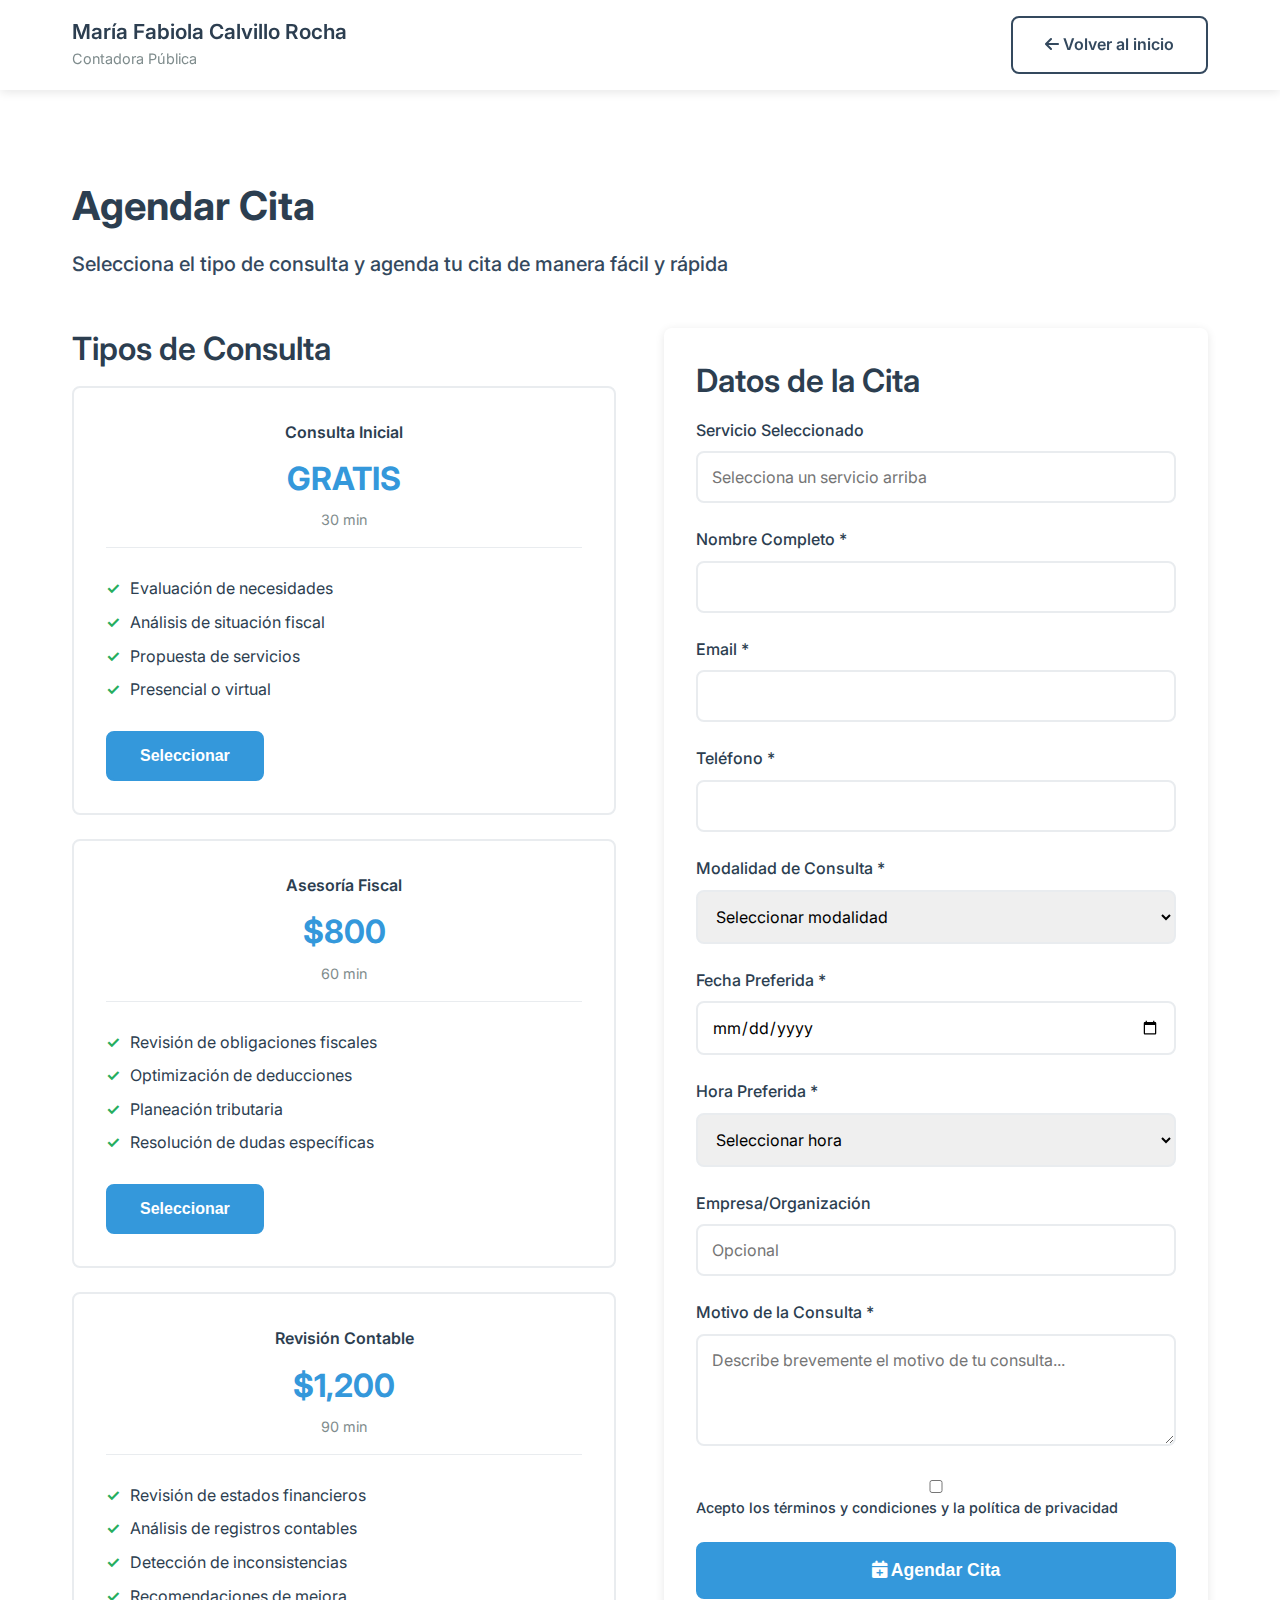
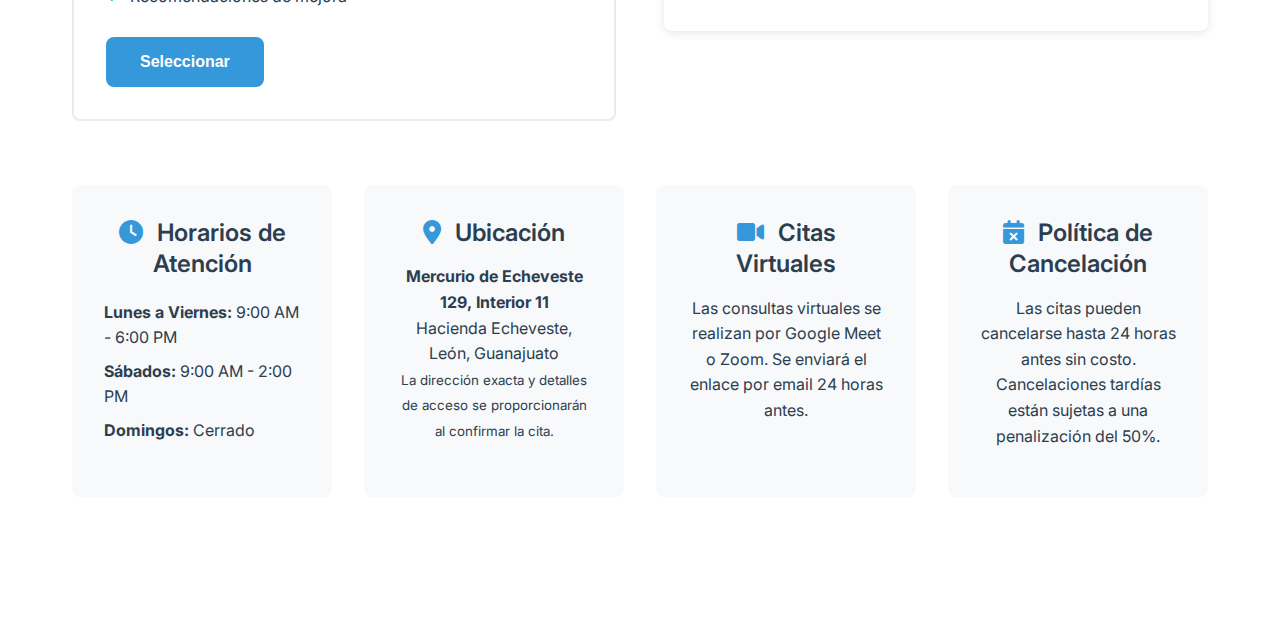
<file: citas/agendar.html>
<!DOCTYPE html>
<html lang="es">
<head>
    <meta charset="UTF-8">
    <meta name="viewport" content="width=device-width, initial-scale=1.0">
    <title>Agendar Cita - María Fabiola Calvillo Rocha</title>
    <meta name="description" content="Agenda una cita con la Contadora Pública María Fabiola Calvillo Rocha. Consultas presenciales y virtuales disponibles.">
    <link rel="stylesheet" href="../styles.css">
    <link href="https://fonts.googleapis.com/css2?family=Inter:wght@300;400;500;600;700&display=swap" rel="stylesheet">
    <link rel="stylesheet" href="https://cdnjs.cloudflare.com/ajax/libs/font-awesome/6.0.0/css/all.min.css">
</head>
<body>
    <header class="header">
        <nav class="nav">
            <div class="nav-brand">
                <h2>María Fabiola Calvillo Rocha</h2>
                <span>Contadora Pública</span>
            </div>
            <div class="nav-back">
                <a href="../index.html" class="btn-secondary">
                    <i class="fas fa-arrow-left"></i> Volver al inicio
                </a>
            </div>
        </nav>
    </header>

    <main style="padding-top: 100px;">
        <section class="section">
            <div class="container">
                <h1>Agendar Cita</h1>
                <p class="hero-subtitle">Selecciona el tipo de consulta y agenda tu cita de manera fácil y rápida</p>

                <div class="citas-container">
                    <div class="servicios-cita">
                        <h2>Tipos de Consulta</h2>
                        <div class="servicios-cita-grid">
                            <div class="servicio-cita-card" data-servicio="consulta-inicial">
                                <div class="servicio-precio">
                                    <span class="precio-label">Consulta Inicial</span>
                                    <span class="precio">GRATIS</span>
                                    <span class="duracion">30 min</span>
                                </div>
                                <ul>
                                    <li>Evaluación de necesidades</li>
                                    <li>Análisis de situación fiscal</li>
                                    <li>Propuesta de servicios</li>
                                    <li>Presencial o virtual</li>
                                </ul>
                                <button class="btn-primary select-service">Seleccionar</button>
                            </div>

                            <div class="servicio-cita-card" data-servicio="asesoria-fiscal">
                                <div class="servicio-precio">
                                    <span class="precio-label">Asesoría Fiscal</span>
                                    <span class="precio">$800</span>
                                    <span class="duracion">60 min</span>
                                </div>
                                <ul>
                                    <li>Revisión de obligaciones fiscales</li>
                                    <li>Optimización de deducciones</li>
                                    <li>Planeación tributaria</li>
                                    <li>Resolución de dudas específicas</li>
                                </ul>
                                <button class="btn-primary select-service">Seleccionar</button>
                            </div>

                            <div class="servicio-cita-card" data-servicio="revision-contable">
                                <div class="servicio-precio">
                                    <span class="precio-label">Revisión Contable</span>
                                    <span class="precio">$1,200</span>
                                    <span class="duracion">90 min</span>
                                </div>
                                <ul>
                                    <li>Revisión de estados financieros</li>
                                    <li>Análisis de registros contables</li>
                                    <li>Detección de inconsistencias</li>
                                    <li>Recomendaciones de mejora</li>
                                </ul>
                                <button class="btn-primary select-service">Seleccionar</button>
                            </div>
                        </div>
                    </div>

                    <div class="formulario-cita">
                        <h2>Datos de la Cita</h2>
                        <form id="appointment-form">
                            <div class="form-group">
                                <label for="servicio-seleccionado">Servicio Seleccionado</label>
                                <input type="text" id="servicio-seleccionado" readonly placeholder="Selecciona un servicio arriba">
                            </div>

                            <div class="form-group">
                                <label for="nombre-cita">Nombre Completo *</label>
                                <input type="text" id="nombre-cita" required>
                            </div>

                            <div class="form-group">
                                <label for="email-cita">Email *</label>
                                <input type="email" id="email-cita" required>
                            </div>

                            <div class="form-group">
                                <label for="telefono-cita">Teléfono *</label>
                                <input type="tel" id="telefono-cita" required>
                            </div>

                            <div class="form-group">
                                <label for="tipo-cita">Modalidad de Consulta *</label>
                                <select id="tipo-cita" required>
                                    <option value="">Seleccionar modalidad</option>
                                    <option value="presencial">Presencial (León, Gto.)</option>
                                    <option value="virtual">Virtual (Video llamada)</option>
                                </select>
                            </div>

                            <div class="form-group">
                                <label for="fecha-cita">Fecha Preferida *</label>
                                <input type="date" id="fecha-cita" required>
                            </div>

                            <div class="form-group">
                                <label for="hora-cita">Hora Preferida *</label>
                                <select id="hora-cita" required>
                                    <option value="">Seleccionar hora</option>
                                    <option value="09:00">9:00 AM</option>
                                    <option value="10:00">10:00 AM</option>
                                    <option value="11:00">11:00 AM</option>
                                    <option value="12:00">12:00 PM</option>
                                    <option value="14:00">2:00 PM</option>
                                    <option value="15:00">3:00 PM</option>
                                    <option value="16:00">4:00 PM</option>
                                    <option value="17:00">5:00 PM</option>
                                </select>
                            </div>

                            <div class="form-group">
                                <label for="empresa-cita">Empresa/Organización</label>
                                <input type="text" id="empresa-cita" placeholder="Opcional">
                            </div>

                            <div class="form-group">
                                <label for="motivo-cita">Motivo de la Consulta *</label>
                                <textarea id="motivo-cita" rows="4" placeholder="Describe brevemente el motivo de tu consulta..." required></textarea>
                            </div>

                            <div class="form-group">
                                <label class="checkbox-label">
                                    <input type="checkbox" id="terminos-cita" required>
                                    <span class="checkmark"></span>
                                    Acepto los términos y condiciones y la política de privacidad
                                </label>
                            </div>

                            <button type="submit" class="btn-primary btn-large">
                                <i class="fas fa-calendar-plus"></i> Agendar Cita
                            </button>
                        </form>
                    </div>
                </div>

                <div class="info-citas">
                    <div class="info-card">
                        <h3><i class="fas fa-clock"></i> Horarios de Atención</h3>
                        <ul>
                            <li><strong>Lunes a Viernes:</strong> 9:00 AM - 6:00 PM</li>
                            <li><strong>Sábados:</strong> 9:00 AM - 2:00 PM</li>
                            <li><strong>Domingos:</strong> Cerrado</li>
                        </ul>
                    </div>

                    <div class="info-card">
                        <h3><i class="fas fa-map-marker-alt"></i> Ubicación</h3>
                        <p><strong>Mercurio de Echeveste 129, Interior 11</strong><br>
                        Hacienda Echeveste, León, Guanajuato<br>
                        <small>La dirección exacta y detalles de acceso se proporcionarán al confirmar la cita.</small></p>
                    </div>

                    <div class="info-card">
                        <h3><i class="fas fa-video"></i> Citas Virtuales</h3>
                        <p>Las consultas virtuales se realizan por Google Meet o Zoom. Se enviará el enlace por email 24 horas antes.</p>
                    </div>

                    <div class="info-card">
                        <h3><i class="fas fa-calendar-times"></i> Política de Cancelación</h3>
                        <p>Las citas pueden cancelarse hasta 24 horas antes sin costo. Cancelaciones tardías están sujetas a una penalización del 50%.</p>
                    </div>
                </div>
            </div>
        </section>
    </main>

    <script>
        // Configurar fecha mínima (hoy)
        const today = new Date().toISOString().split('T')[0];
        document.getElementById('fecha-cita').min = today;

        // Configurar fecha máxima (3 meses desde hoy)
        const maxDate = new Date();
        maxDate.setMonth(maxDate.getMonth() + 3);
        document.getElementById('fecha-cita').max = maxDate.toISOString().split('T')[0];

        // Manejar selección de servicio
        document.querySelectorAll('.select-service').forEach(btn => {
            btn.addEventListener('click', function() {
                const card = this.closest('.servicio-cita-card');
                const servicio = card.dataset.servicio;
                const label = card.querySelector('.precio-label').textContent;
                
                // Remover selección anterior
                document.querySelectorAll('.servicio-cita-card').forEach(c => c.classList.remove('selected'));
                
                // Seleccionar actual
                card.classList.add('selected');
                
                // Actualizar formulario
                document.getElementById('servicio-seleccionado').value = label;
                
                // Scroll al formulario
                document.querySelector('.formulario-cita').scrollIntoView({ 
                    behavior: 'smooth',
                    block: 'start'
                });
            });
        });

        // Validar día de la semana (no domingos)
        document.getElementById('fecha-cita').addEventListener('change', function() {
            const selectedDate = new Date(this.value);
            const dayOfWeek = selectedDate.getDay();
            
            if (dayOfWeek === 0) { // Domingo
                alert('No hay atención los domingos. Por favor seleccione otro día.');
                this.value = '';
                return;
            }
            
            // Ajustar horarios para sábado
            const horaSelect = document.getElementById('hora-cita');
            const options = horaSelect.querySelectorAll('option');
            
            if (dayOfWeek === 6) { // Sábado
                options.forEach(option => {
                    if (option.value && option.value >= '14:00') {
                        option.style.display = 'none';
                        option.disabled = true;
                    } else {
                        option.style.display = 'block';
                        option.disabled = false;
                    }
                });
            } else {
                options.forEach(option => {
                    option.style.display = 'block';
                    option.disabled = false;
                });
            }
        });

        // Manejar envío del formulario
        document.getElementById('appointment-form').addEventListener('submit', function(e) {
            e.preventDefault();
            
            const formData = new FormData(this);
            const data = Object.fromEntries(formData);
            
            // Validación
            if (!document.getElementById('servicio-seleccionado').value) {
                alert('Por favor seleccione un tipo de consulta.');
                return;
            }
            
            // Simular envío
            const submitBtn = this.querySelector('button[type="submit"]');
            const originalText = submitBtn.innerHTML;
            
            submitBtn.innerHTML = '<i class="fas fa-spinner fa-spin"></i> Agendando...';
            submitBtn.disabled = true;
            
            setTimeout(() => {
                alert('¡Cita agendada exitosamente! Recibirá un email de confirmación en las próximas horas.');
                this.reset();
                document.getElementById('servicio-seleccionado').value = '';
                document.querySelectorAll('.servicio-cita-card').forEach(c => c.classList.remove('selected'));
                
                submitBtn.innerHTML = originalText;
                submitBtn.disabled = false;
            }, 2000);
        });
    </script>

    <style>
        .citas-container {
            display: grid;
            grid-template-columns: 1fr 1fr;
            gap: 3rem;
            margin: 3rem 0;
        }
        
        .servicios-cita-grid {
            display: flex;
            flex-direction: column;
            gap: 1.5rem;
        }
        
        .servicio-cita-card {
            background: var(--background-color);
            border: 2px solid var(--border-color);
            border-radius: var(--border-radius);
            padding: 2rem;
            transition: var(--transition);
            cursor: pointer;
        }
        
        .servicio-cita-card:hover,
        .servicio-cita-card.selected {
            border-color: var(--accent-color);
            box-shadow: var(--shadow-hover);
        }
        
        .servicio-cita-card.selected {
            background: linear-gradient(135deg, rgba(52, 152, 219, 0.1), rgba(39, 174, 96, 0.1));
        }
        
        .servicio-precio {
            text-align: center;
            margin-bottom: 1.5rem;
            padding-bottom: 1rem;
            border-bottom: 1px solid var(--border-color);
        }
        
        .precio-label {
            display: block;
            font-weight: 600;
            color: var(--primary-color);
            margin-bottom: 0.5rem;
        }
        
        .precio {
            display: block;
            font-size: 2rem;
            font-weight: 700;
            color: var(--accent-color);
            margin-bottom: 0.25rem;
        }
        
        .duracion {
            display: block;
            color: var(--text-light);
            font-size: 0.9rem;
        }
        
        .servicio-cita-card ul {
            list-style: none;
            margin-bottom: 1.5rem;
        }
        
        .servicio-cita-card li {
            padding: 0.25rem 0;
            position: relative;
            padding-left: 1.5rem;
        }
        
        .servicio-cita-card li::before {
            content: '✓';
            position: absolute;
            left: 0;
            color: var(--success-color);
            font-weight: bold;
        }
        
        .formulario-cita {
            background: var(--background-color);
            padding: 2rem;
            border-radius: var(--border-radius);
            box-shadow: var(--shadow);
            height: fit-content;
        }
        
        .checkbox-label {
            display: flex;
            align-items: flex-start;
            gap: 0.5rem;
            cursor: pointer;
            font-size: 0.9rem;
            line-height: 1.4;
        }
        
        .checkbox-label input[type="checkbox"] {
            margin: 0;
        }
        
        .btn-large {
            width: 100%;
            padding: 1rem 2rem;
            font-size: 1.1rem;
        }
        
        .info-citas {
            display: grid;
            grid-template-columns: repeat(auto-fit, minmax(250px, 1fr));
            gap: 2rem;
            margin: 4rem 0;
        }
        
        .info-card {
            background: var(--background-alt);
            padding: 2rem;
            border-radius: var(--border-radius);
            text-align: center;
        }
        
        .info-card h3 {
            color: var(--primary-color);
            margin-bottom: 1rem;
        }
        
        .info-card h3 i {
            color: var(--accent-color);
            margin-right: 0.5rem;
        }
        
        .info-card ul {
            list-style: none;
            text-align: left;
        }
        
        .info-card li {
            padding: 0.25rem 0;
        }
        
        @media (max-width: 768px) {
            .citas-container {
                grid-template-columns: 1fr;
                gap: 2rem;
            }
            
            .info-citas {
                grid-template-columns: 1fr;
            }
        }
    </style>
</body>
</html>
</file>
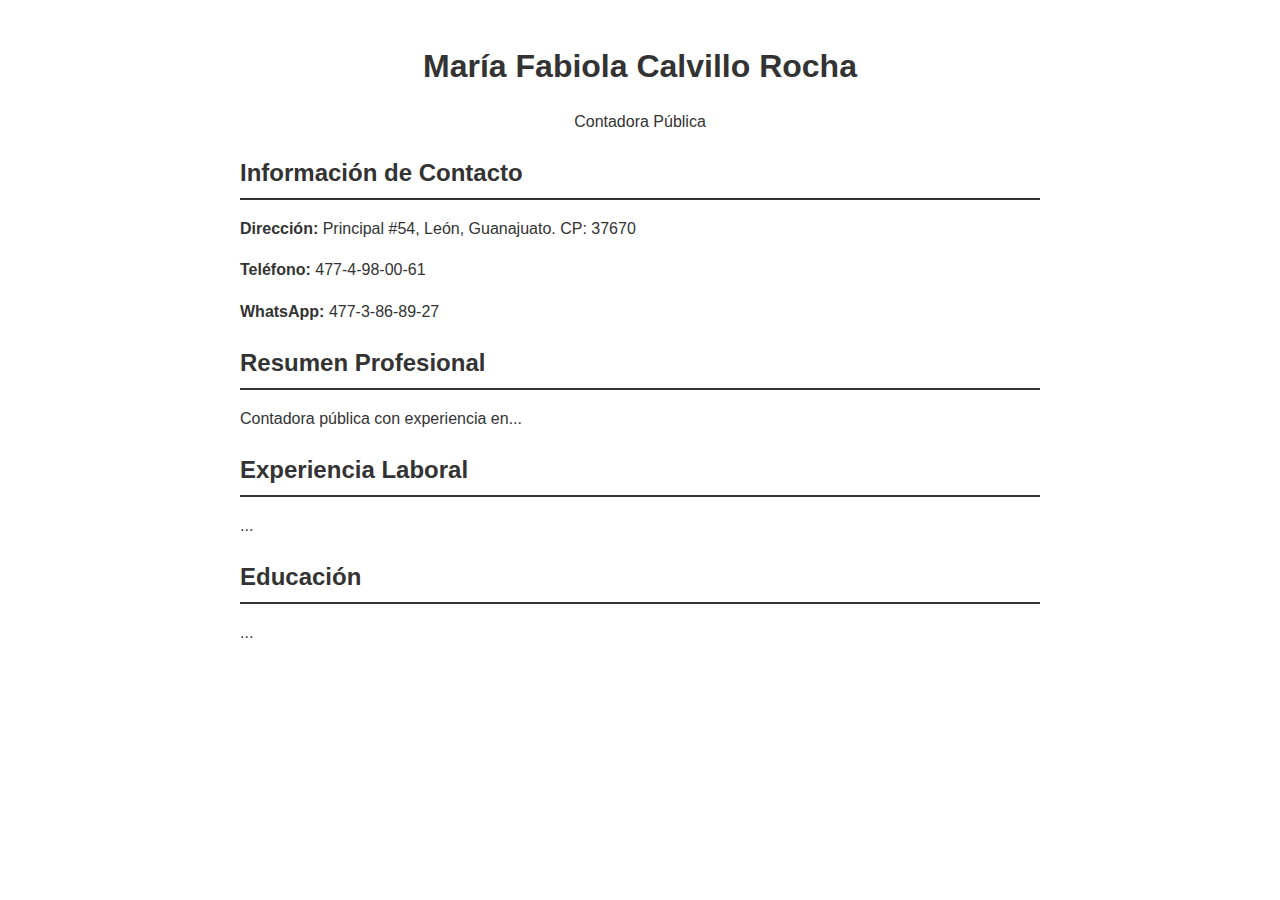
<file: recursos/cv.html>
<!DOCTYPE html>
<html lang="es">
<head>
    <meta charset="UTF-8">
    <meta name="viewport" content="width=device-width, initial-scale=1.0">
    <title>CV - María Fabiola Calvillo Rocha</title>
    <style>
        body {
            font-family: Arial, sans-serif;
            line-height: 1.6;
            color: #333;
            max-width: 800px;
            margin: 0 auto;
            padding: 20px;
        }
        .header {
            text-align: center;
            margin-bottom: 20px;
        }
        .header h1 {
            font-size: 2em;
            margin-bottom: 5px;
        }
        .section {
            margin-bottom: 20px;
        }
        .section h2 {
            border-bottom: 2px solid #333;
            padding-bottom: 5px;
            margin-bottom: 10px;
        }
    </style>
</head>
<body>
    <div class="header">
        <h1>María Fabiola Calvillo Rocha</h1>
        <p>Contadora Pública</p>
    </div>
    <div class="section">
        <h2>Información de Contacto</h2>
        <p><strong>Dirección:</strong> Principal #54, León, Guanajuato. CP: 37670</p>
        <p><strong>Teléfono:</strong> 477-4-98-00-61</p>
        <p><strong>WhatsApp:</strong> 477-3-86-89-27</p>
    </div>
    <div class="section">
        <h2>Resumen Profesional</h2>
        <p>Contadora pública con experiencia en...</p>
    </div>
    <div class="section">
        <h2>Experiencia Laboral</h2>
        <p>...</p>
    </div>
    <div class="section">
        <h2>Educación</h2>
        <p>...</p>
    </div>
</body>
</html>
</file>
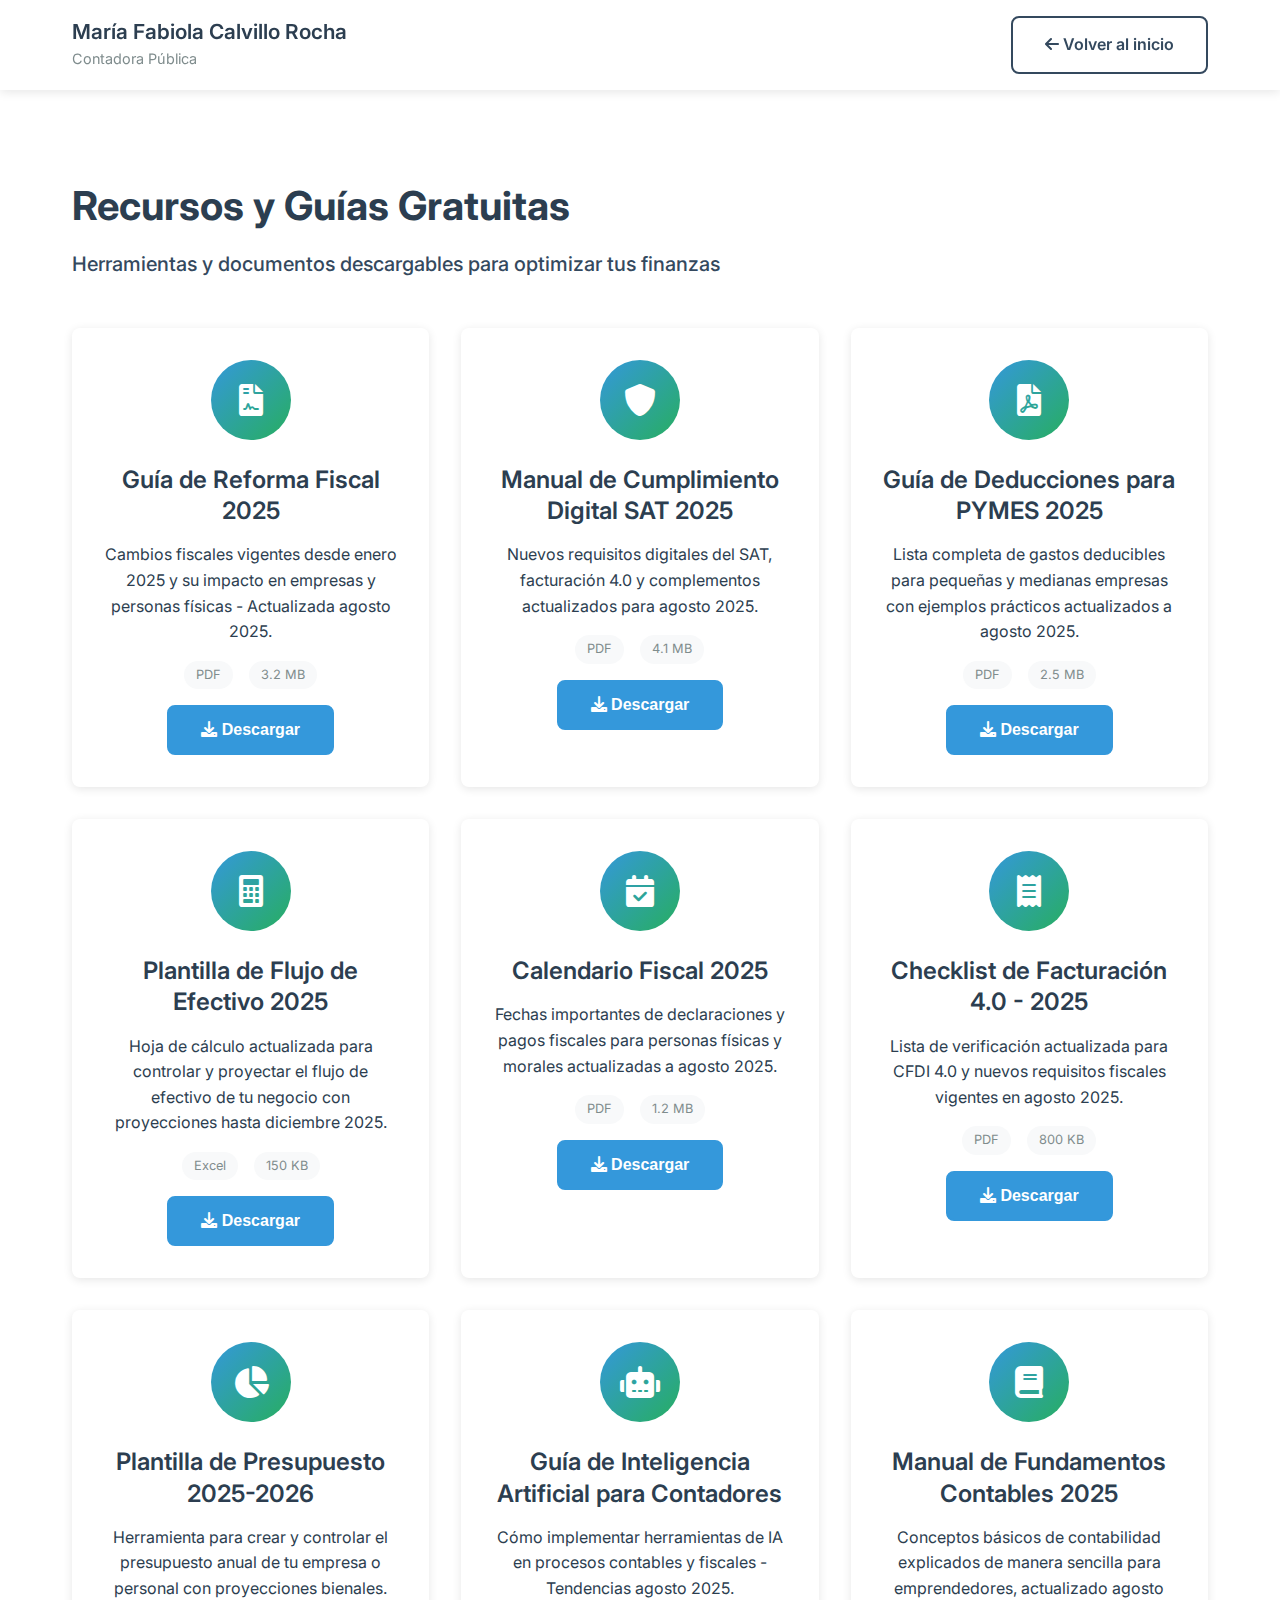
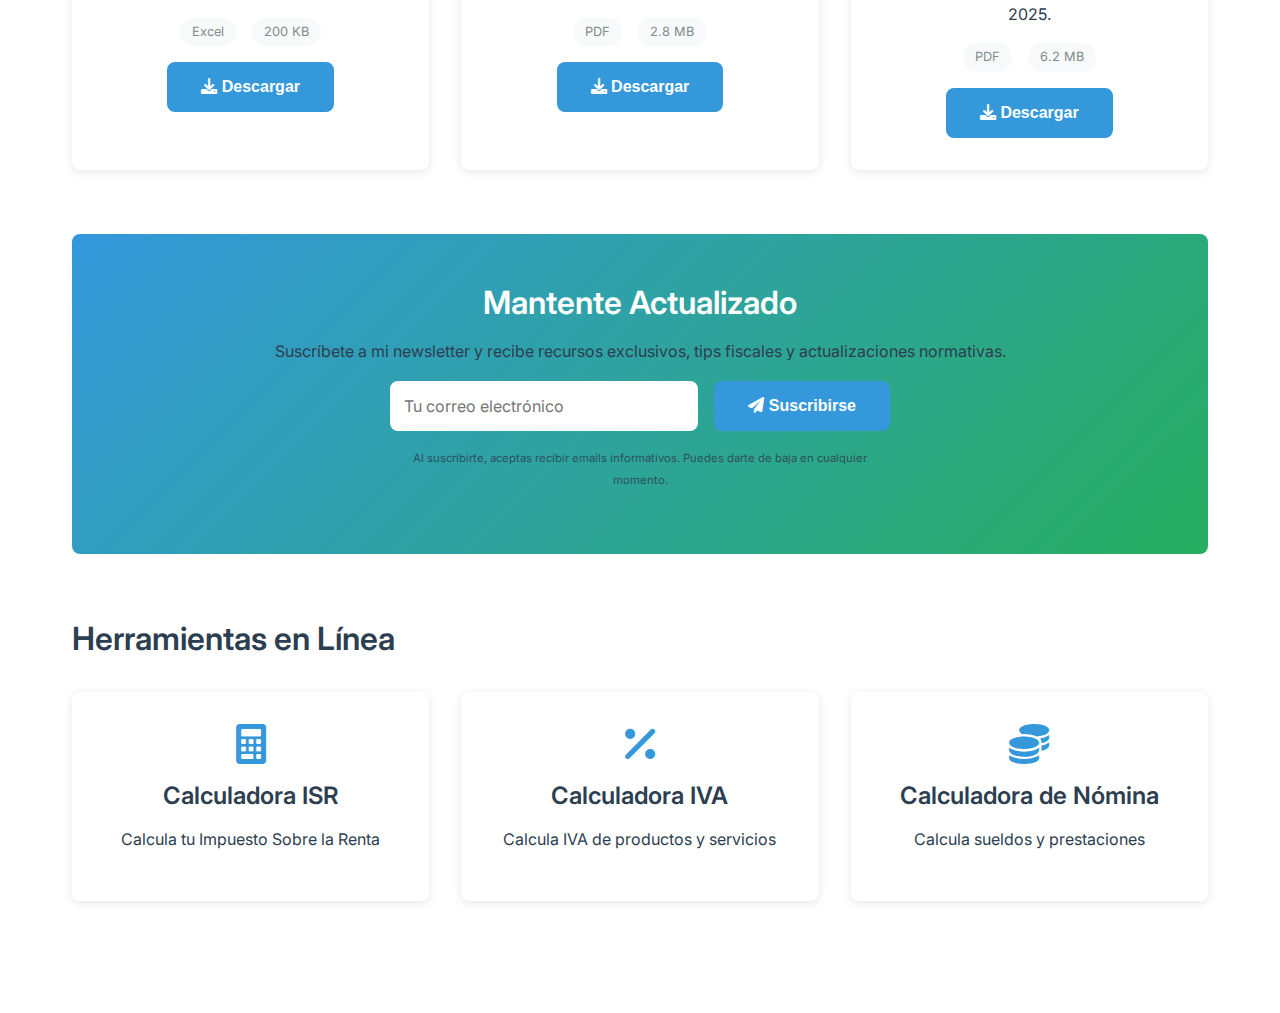
<file: recursos/guias.html>
<!DOCTYPE html>
<html lang="es">
<head>
    <meta charset="UTF-8">
    <meta name="viewport" content="width=device-width, initial-scale=1.0">
    <title>Recursos y Guías - María Fabiola Calvillo Rocha</title>
    <meta name="description" content="Recursos gratuitos, guías fiscales y herramientas para emprendedores y PYMES. Documentos descargables sobre contabilidad y aspectos fiscales.">
    <link rel="stylesheet" href="../styles.css">
    <link href="https://fonts.googleapis.com/css2?family=Inter:wght@300;400;500;600;700&display=swap" rel="stylesheet">
    <link rel="stylesheet" href="https://cdnjs.cloudflare.com/ajax/libs/font-awesome/6.0.0/css/all.min.css">
</head>
<body>
    <header class="header">
        <nav class="nav">
            <div class="nav-brand">
                <h2>María Fabiola Calvillo Rocha</h2>
                <span>Contadora Pública</span>
            </div>
            <div class="nav-back">
                <a href="../index.html" class="btn-secondary">
                    <i class="fas fa-arrow-left"></i> Volver al inicio
                </a>
            </div>
        </nav>
    </header>

    <main style="padding-top: 100px;">
        <section class="section">
            <div class="container">
                <h1>Recursos y Guías Gratuitas</h1>
                <p class="hero-subtitle">Herramientas y documentos descargables para optimizar tus finanzas</p>

                <div class="recursos-grid">
                    <div class="recurso-card">
                        <div class="recurso-icon">
                            <i class="fas fa-file-contract"></i>
                        </div>
                        <h3>Guía de Reforma Fiscal 2025</h3>
                        <p>Cambios fiscales vigentes desde enero 2025 y su impacto en empresas y personas físicas - Actualizada agosto 2025.</p>
                        <div class="recurso-info">
                            <span class="recurso-tipo">PDF</span>
                            <span class="recurso-size">3.2 MB</span>
                        </div>
                        <button class="btn-primary download-btn" data-resource="reforma-fiscal-2025">
                            <i class="fas fa-download"></i> Descargar
                        </button>
                    </div>

                    <div class="recurso-card">
                        <div class="recurso-icon">
                            <i class="fas fa-shield-alt"></i>
                        </div>
                        <h3>Manual de Cumplimiento Digital SAT 2025</h3>
                        <p>Nuevos requisitos digitales del SAT, facturación 4.0 y complementos actualizados para agosto 2025.</p>
                        <div class="recurso-info">
                            <span class="recurso-tipo">PDF</span>
                            <span class="recurso-size">4.1 MB</span>
                        </div>
                        <button class="btn-primary download-btn" data-resource="cumplimiento-digital-2025">
                            <i class="fas fa-download"></i> Descargar
                        </button>
                    </div>

                    <div class="recurso-card">
                        <div class="recurso-icon">
                            <i class="fas fa-file-pdf"></i>
                        </div>
                        <h3>Guía de Deducciones para PYMES 2025</h3>
                        <p>Lista completa de gastos deducibles para pequeñas y medianas empresas con ejemplos prácticos actualizados a agosto 2025.</p>
                        <div class="recurso-info">
                            <span class="recurso-tipo">PDF</span>
                            <span class="recurso-size">2.5 MB</span>
                        </div>
                        <button class="btn-primary download-btn" data-resource="guia-deducciones">
                            <i class="fas fa-download"></i> Descargar
                        </button>
                    </div>

                    <div class="recurso-card">
                        <div class="recurso-icon">
                            <i class="fas fa-calculator"></i>
                        </div>
                        <h3>Plantilla de Flujo de Efectivo 2025</h3>
                        <p>Hoja de cálculo actualizada para controlar y proyectar el flujo de efectivo de tu negocio con proyecciones hasta diciembre 2025.</p>
                        <div class="recurso-info">
                            <span class="recurso-tipo">Excel</span>
                            <span class="recurso-size">150 KB</span>
                        </div>
                        <button class="btn-primary download-btn" data-resource="plantilla-flujo">
                            <i class="fas fa-download"></i> Descargar
                        </button>
                    </div>

                    <div class="recurso-card">
                        <div class="recurso-icon">
                            <i class="fas fa-calendar-check"></i>
                        </div>
                        <h3>Calendario Fiscal 2025</h3>
                        <p>Fechas importantes de declaraciones y pagos fiscales para personas físicas y morales actualizadas a agosto 2025.</p>
                        <div class="recurso-info">
                            <span class="recurso-tipo">PDF</span>
                            <span class="recurso-size">1.2 MB</span>
                        </div>
                        <button class="btn-primary download-btn" data-resource="calendario-fiscal">
                            <i class="fas fa-download"></i> Descargar
                        </button>
                    </div>

                    <div class="recurso-card">
                        <div class="recurso-icon">
                            <i class="fas fa-receipt"></i>
                        </div>
                        <h3>Checklist de Facturación 4.0 - 2025</h3>
                        <p>Lista de verificación actualizada para CFDI 4.0 y nuevos requisitos fiscales vigentes en agosto 2025.</p>
                        <div class="recurso-info">
                            <span class="recurso-tipo">PDF</span>
                            <span class="recurso-size">800 KB</span>
                        </div>
                        <button class="btn-primary download-btn" data-resource="checklist-facturacion">
                            <i class="fas fa-download"></i> Descargar
                        </button>
                    </div>

                    <div class="recurso-card">
                        <div class="recurso-icon">
                            <i class="fas fa-chart-pie"></i>
                        </div>
                        <h3>Plantilla de Presupuesto 2025-2026</h3>
                        <p>Herramienta para crear y controlar el presupuesto anual de tu empresa o personal con proyecciones bienales.</p>
                        <div class="recurso-info">
                            <span class="recurso-tipo">Excel</span>
                            <span class="recurso-size">200 KB</span>
                        </div>
                        <button class="btn-primary download-btn" data-resource="plantilla-presupuesto">
                            <i class="fas fa-download"></i> Descargar
                        </button>
                    </div>

                    <div class="recurso-card">
                        <div class="recurso-icon">
                            <i class="fas fa-robot"></i>
                        </div>
                        <h3>Guía de Inteligencia Artificial para Contadores</h3>
                        <p>Cómo implementar herramientas de IA en procesos contables y fiscales - Tendencias agosto 2025.</p>
                        <div class="recurso-info">
                            <span class="recurso-tipo">PDF</span>
                            <span class="recurso-size">2.8 MB</span>
                        </div>
                        <button class="btn-primary download-btn" data-resource="ia-contadores-2025">
                            <i class="fas fa-download"></i> Descargar
                        </button>
                    </div>

                    <div class="recurso-card">
                        <div class="recurso-icon">
                            <i class="fas fa-book"></i>
                        </div>
                        <h3>Manual de Fundamentos Contables 2025</h3>
                        <p>Conceptos básicos de contabilidad explicados de manera sencilla para emprendedores, actualizado agosto 2025.</p>
                        <div class="recurso-info">
                            <span class="recurso-tipo">PDF</span>
                            <span class="recurso-size">6.2 MB</span>
                        </div>
                        <button class="btn-primary download-btn" data-resource="manual-contabilidad-2025">
                            <i class="fas fa-download"></i> Descargar
                        </button>
                    </div>
                </div>

                <div class="newsletter-section">
                    <h2>Mantente Actualizado</h2>
                    <p>Suscríbete a mi newsletter y recibe recursos exclusivos, tips fiscales y actualizaciones normativas.</p>
                    
                    <form id="newsletter-form" class="newsletter-form">
                        <div class="form-group">
                            <input type="email" id="newsletter-email" placeholder="Tu correo electrónico" required>
                            <button type="submit" class="btn-primary">
                                <i class="fas fa-paper-plane"></i> Suscribirse
                            </button>
                        </div>
                        <p class="newsletter-privacy">
                            <small>Al suscribirte, aceptas recibir emails informativos. Puedes darte de baja en cualquier momento.</small>
                        </p>
                    </form>
                </div>

                <div class="herramientas-section">
                    <h2>Herramientas en Línea</h2>
                    <div class="herramientas-grid">
                        <a href="../calculadoras/isr.html" class="herramienta-link">
                            <i class="fas fa-calculator"></i>
                            <h3>Calculadora ISR</h3>
                            <p>Calcula tu Impuesto Sobre la Renta</p>
                        </a>
                        
                        <a href="../calculadoras/iva.html" class="herramienta-link">
                            <i class="fas fa-percentage"></i>
                            <h3>Calculadora IVA</h3>
                            <p>Calcula IVA de productos y servicios</p>
                        </a>
                        
                        <a href="../calculadoras/nomina.html" class="herramienta-link">
                            <i class="fas fa-coins"></i>
                            <h3>Calculadora de Nómina</h3>
                            <p>Calcula sueldos y prestaciones</p>
                        </a>
                    </div>
                </div>
            </div>
        </section>
    </main>

    <script>
        // Mapa de recursos y sus archivos
        const downloadFiles = {
            'reforma-fiscal-2025': '../downloads/pdf/reforma-fiscal-2025.pdf',
            'cumplimiento-digital-2025': '../downloads/pdf/cumplimiento-digital-2025.pdf',
            'guia-deducciones': '../downloads/pdf/guia-deducciones-pymes-2025.html',
            'plantilla-flujo': '../downloads/excel/plantilla-flujo-efectivo-2025.csv',
            'calendario-fiscal': '../downloads/pdf/calendario-fiscal-2025.html',
            'checklist-facturacion': '../downloads/pdf/checklist-facturacion.pdf',
            'plantilla-presupuesto': '../downloads/excel/plantilla-presupuesto-empresarial-2025.csv',
            'ia-contadores-2025': '../downloads/pdf/ia-contadores-2025.pdf',
            'manual-contabilidad-2025': '../downloads/pdf/manual-contabilidad-2025.pdf'
        };

        // Implementar descarga real de recursos
        document.querySelectorAll('.download-btn').forEach(btn => {
            btn.addEventListener('click', function() {
                const resource = this.dataset.resource;
                const filePath = downloadFiles[resource];
                
                if (filePath) {
                    // Crear enlace temporal para descarga
                    const link = document.createElement('a');
                    link.href = filePath;
                    link.download = filePath.split('/').pop();
                    document.body.appendChild(link);
                    link.click();
                    document.body.removeChild(link);
                    
                    // Mostrar notificación de éxito
                    const notification = document.createElement('div');
                    notification.style.cssText = `
                        position: fixed;
                        top: 2rem;
                        right: 2rem;
                        background: var(--success-color);
                        color: white;
                        padding: 1rem 2rem;
                        border-radius: 8px;
                        box-shadow: 0 4px 12px rgba(0,0,0,0.15);
                        z-index: 10000;
                        animation: slideInRight 0.3s ease;
                    `;
                    notification.innerHTML = `
                        <i class="fas fa-check-circle"></i> 
                        ¡Descarga exitosa! El archivo se guardó en tu carpeta de Descargas.
                    `;
                    
                    document.body.appendChild(notification);
                    
                    setTimeout(() => {
                        notification.style.animation = 'slideOutRight 0.3s ease';
                        setTimeout(() => {
                            document.body.removeChild(notification);
                        }, 300);
                    }, 3000);
                } else {
                    // Mostrar error si no se encuentra el archivo
                    const notification = document.createElement('div');
                    notification.style.cssText = `
                        position: fixed;
                        top: 2rem;
                        right: 2rem;
                        background: #e74c3c;
                        color: white;
                        padding: 1rem 2rem;
                        border-radius: 8px;
                        box-shadow: 0 4px 12px rgba(0,0,0,0.15);
                        z-index: 10000;
                        animation: slideInRight 0.3s ease;
                    `;
                    notification.innerHTML = `
                        <i class="fas fa-exclamation-circle"></i> 
                        Error: No se pudo descargar el archivo. Intenta más tarde.
                    `;
                    
                    document.body.appendChild(notification);
                    
                    setTimeout(() => {
                        notification.style.animation = 'slideOutRight 0.3s ease';
                        setTimeout(() => {
                            document.body.removeChild(notification);
                        }, 300);
                    }, 3000);
                }
            });
        });
        
        // Newsletter
        document.getElementById('newsletter-form').addEventListener('submit', function(e) {
            e.preventDefault();
            
            const email = document.getElementById('newsletter-email').value;
            
            // Simular suscripción
            alert(`¡Gracias por suscribirte! Hemos registrado tu email: ${email}`);
            this.reset();
        });
    </script>

    <style>
        .recursos-grid {
            display: grid;
            grid-template-columns: repeat(auto-fit, minmax(300px, 1fr));
            gap: 2rem;
            margin: 3rem 0;
        }
        
        .recurso-card {
            background: var(--background-color);
            padding: 2rem;
            border-radius: var(--border-radius);
            box-shadow: var(--shadow);
            text-align: center;
            transition: var(--transition);
        }
        
        .recurso-card:hover {
            transform: translateY(-5px);
            box-shadow: var(--shadow-hover);
        }
        
        .recurso-icon {
            width: 80px;
            height: 80px;
            background: linear-gradient(135deg, var(--accent-color), var(--success-color));
            border-radius: 50%;
            display: flex;
            align-items: center;
            justify-content: center;
            margin: 0 auto 1.5rem;
            color: white;
            font-size: 2rem;
        }
        
        .recurso-info {
            display: flex;
            justify-content: center;
            gap: 1rem;
            margin: 1rem 0;
        }
        
        .recurso-tipo, .recurso-size {
            background: var(--background-alt);
            padding: 0.25rem 0.75rem;
            border-radius: 20px;
            font-size: 0.8rem;
            color: var(--text-light);
        }
        
        .newsletter-section {
            background: linear-gradient(135deg, var(--accent-color), var(--success-color));
            color: white;
            padding: 3rem;
            border-radius: var(--border-radius);
            text-align: center;
            margin: 4rem 0;
        }
        
        .newsletter-form {
            max-width: 500px;
            margin: 0 auto;
        }
        
        .newsletter-form .form-group {
            display: flex;
            gap: 1rem;
            margin-bottom: 1rem;
        }
        
        .newsletter-form input {
            flex: 1;
            padding: 0.875rem;
            border: none;
            border-radius: var(--border-radius);
            font-size: 1rem;
        }
        
        .newsletter-privacy {
            opacity: 0.8;
            font-size: 0.85rem;
        }
        
        .herramientas-grid {
            display: grid;
            grid-template-columns: repeat(auto-fit, minmax(250px, 1fr));
            gap: 2rem;
            margin: 2rem 0;
        }
        
        .herramienta-link {
            display: block;
            background: var(--background-color);
            padding: 2rem;
            border-radius: var(--border-radius);
            box-shadow: var(--shadow);
            text-decoration: none;
            color: var(--text-color);
            text-align: center;
            transition: var(--transition);
        }
        
        .herramienta-link:hover {
            transform: translateY(-3px);
            box-shadow: var(--shadow-hover);
            color: var(--accent-color);
        }
        
        .herramienta-link i {
            font-size: 2.5rem;
            color: var(--accent-color);
            margin-bottom: 1rem;
        }
        
        @media (max-width: 768px) {
            .newsletter-form .form-group {
                flex-direction: column;
            }
        }
        
        /* Animaciones para notificaciones */
        @keyframes slideInRight {
            from {
                transform: translateX(100%);
                opacity: 0;
            }
            to {
                transform: translateX(0);
                opacity: 1;
            }
        }
        
        @keyframes slideOutRight {
            from {
                transform: translateX(0);
                opacity: 1;
            }
            to {
                transform: translateX(100%);
                opacity: 0;
            }
        }
    </style>
</body>
</html>
</file>
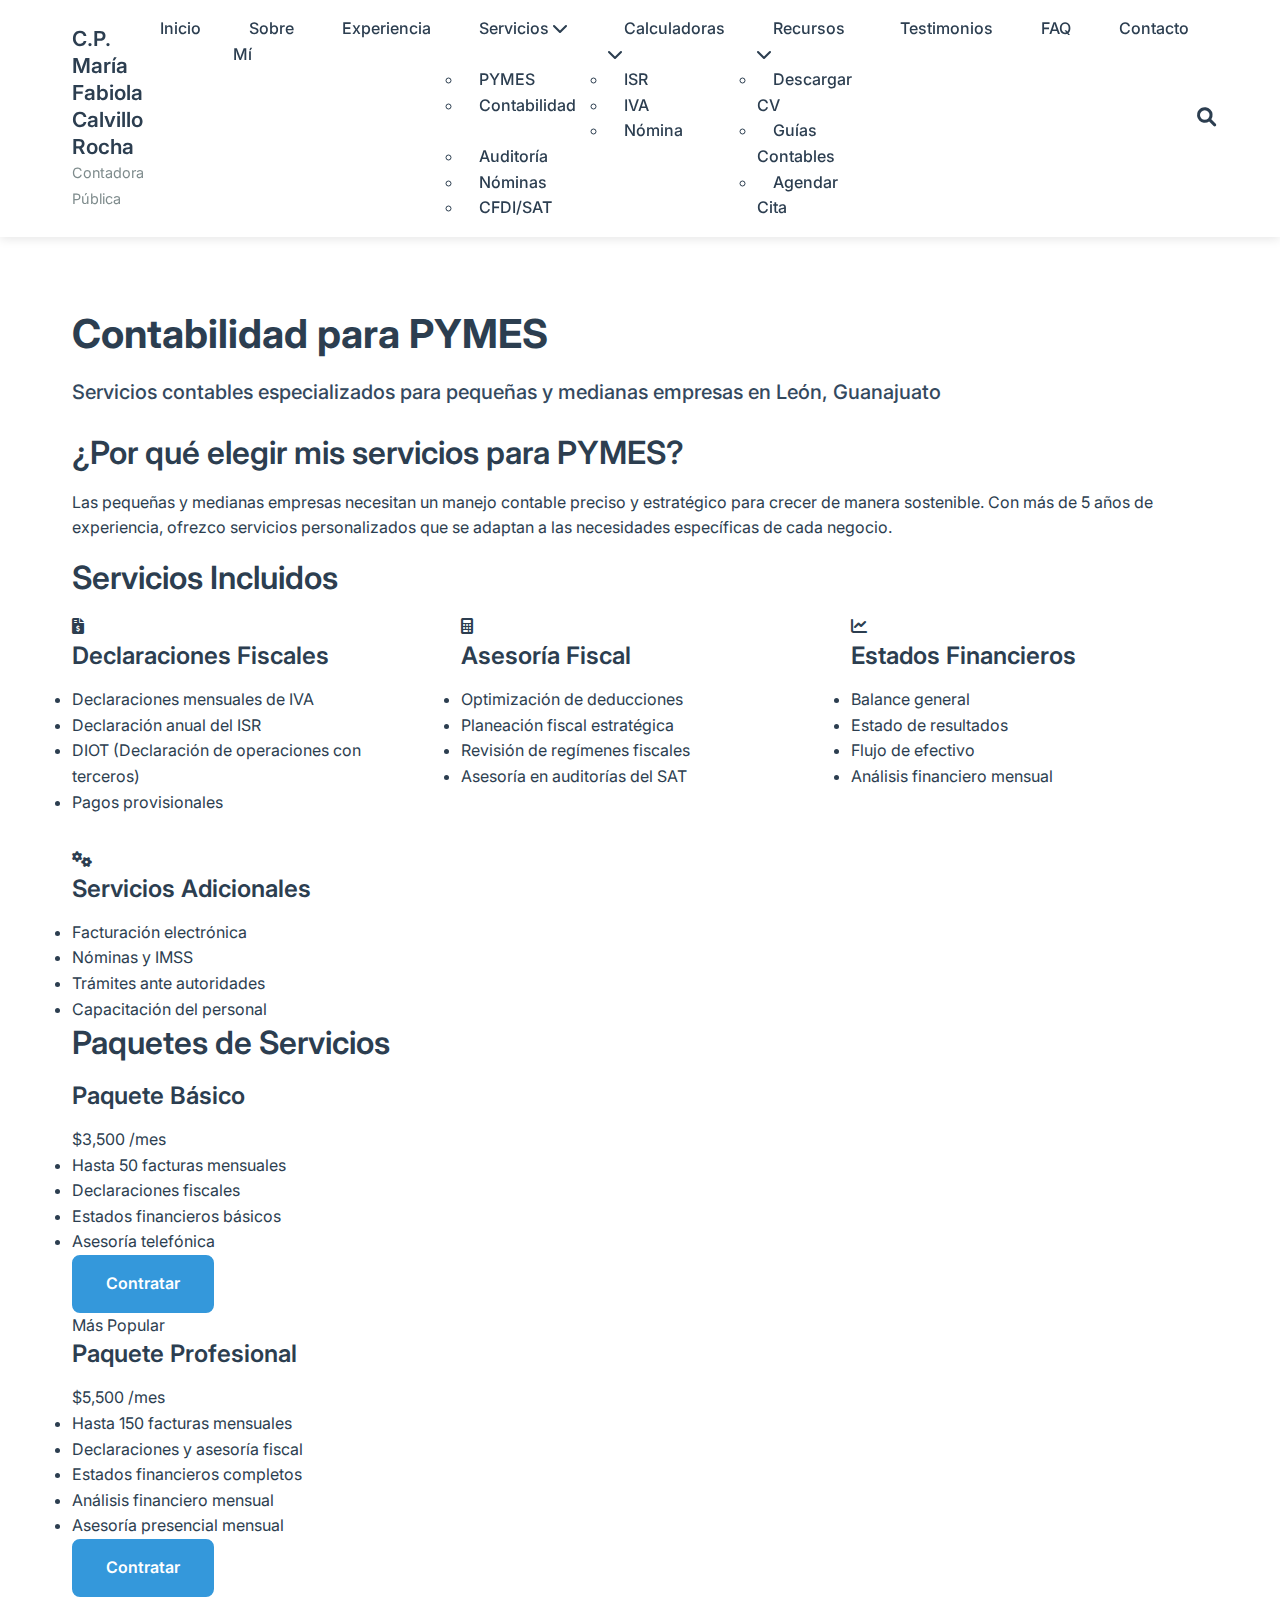
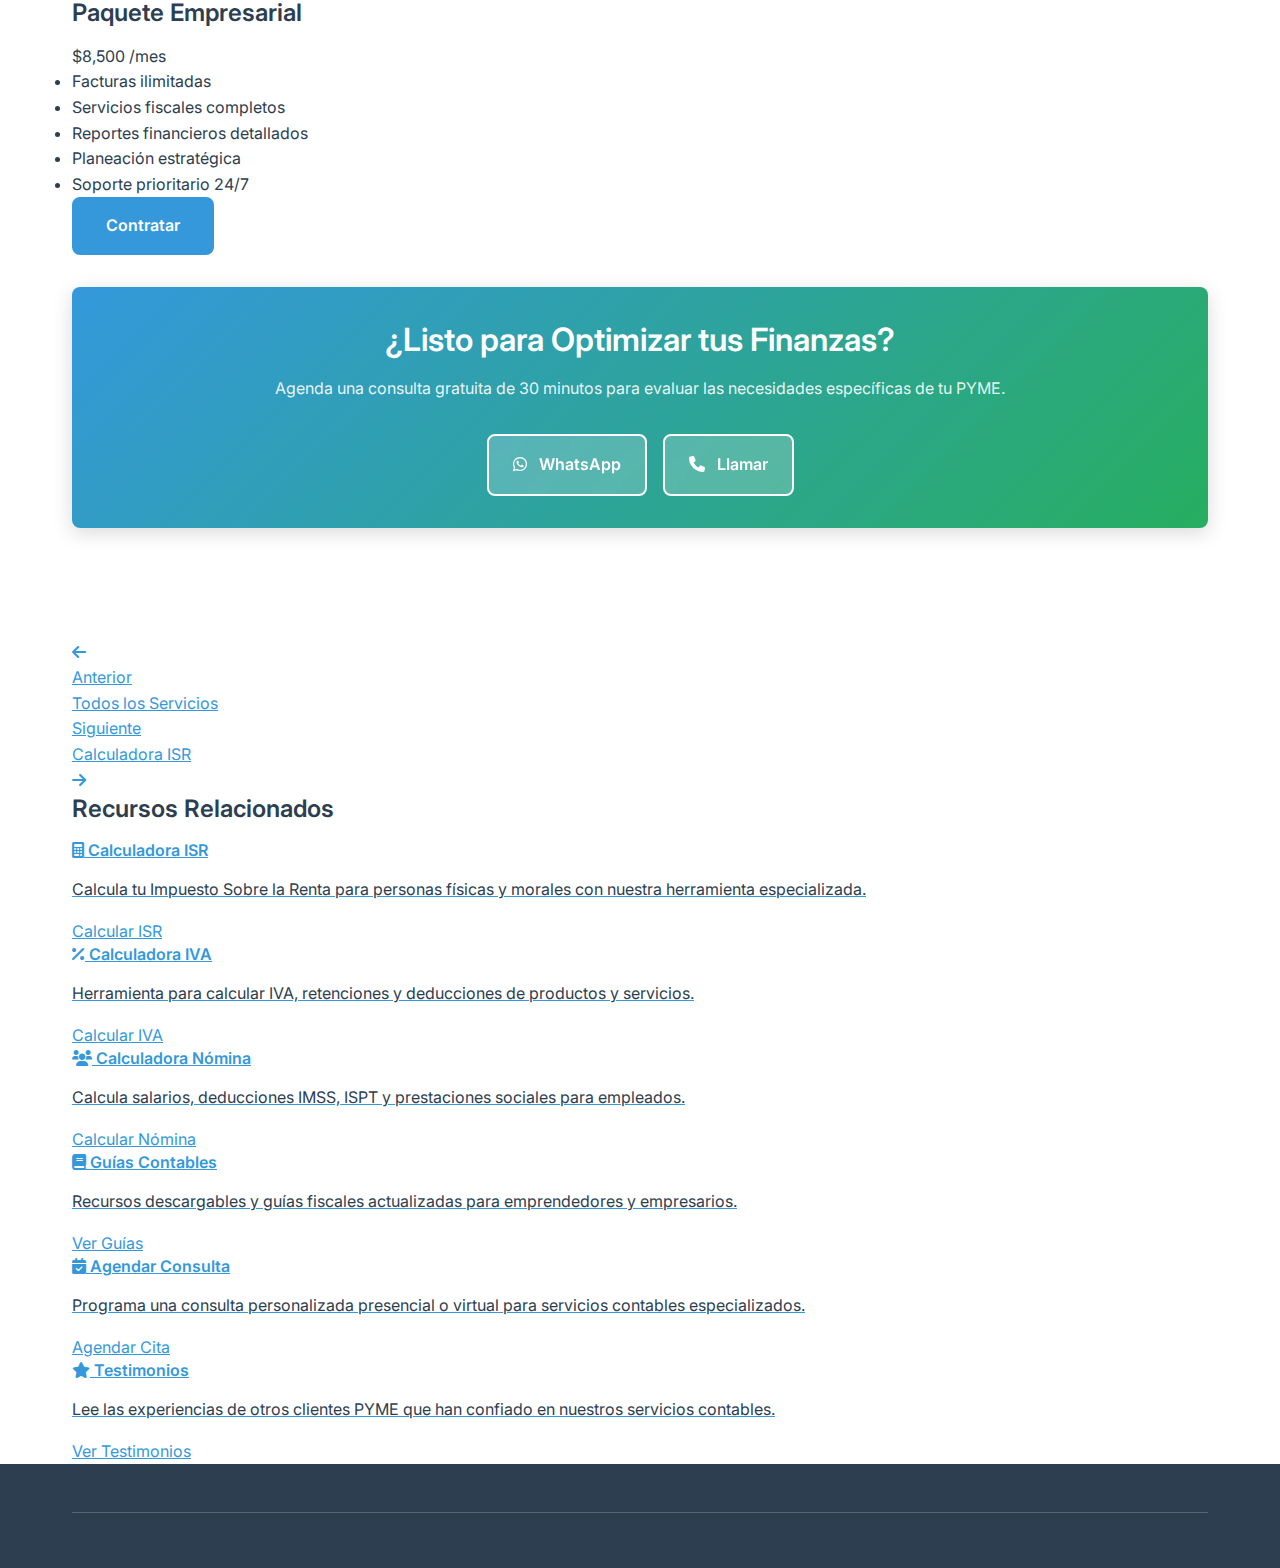
<file: servicios/pymes.html>
<!DOCTYPE html>
<html lang="es">
<head>
    <meta charset="UTF-8">
    <meta name="viewport" content="width=device-width, initial-scale=1.0">
    <title>Contabilidad para PYMES - María Fabiola Calvillo Rocha</title>
    <meta name="description" content="Servicios contables especializados para PYMES en León, Guanajuato. Asesoría fiscal integral, declaraciones y optimización tributaria para pequeñas y medianas empresas.">
    <link rel="stylesheet" href="../styles.css">
    <link href="https://fonts.googleapis.com/css2?family=Inter:wght@300;400;500;600;700&display=swap" rel="stylesheet">
    <link rel="stylesheet" href="https://cdnjs.cloudflare.com/ajax/libs/font-awesome/6.0.0/css/all.min.css">
</head>
<body>
    <header class="header">
        <nav class="nav">
            <div class="nav-brand">
                <a href="../index.html" style="text-decoration: none; color: inherit;">
                    <h2>C.P. María Fabiola Calvillo Rocha</h2>
                    <span>Contadora Pública</span>
                </a>
            </div>
            
            <!-- Navegación principal -->
            <ul class="nav-menu" id="nav-menu">
                <li><a href="../index.html#inicio">Inicio</a></li>
                <li><a href="../index.html#sobre-mi">Sobre Mí</a></li>
                <li><a href="../index.html#formacion">Experiencia</a></li>
                <li class="nav-dropdown">
                    <a href="../index.html#servicios" class="nav-dropdown-toggle">
                        Servicios <i class="fas fa-chevron-down"></i>
                    </a>
                    <ul class="nav-dropdown-menu">
                        <li><a href="pymes.html" class="active">PYMES</a></li>
                        <li><a href="../index.html#servicios">Contabilidad</a></li>
                        <li><a href="../index.html#servicios">Auditoría</a></li>
                        <li><a href="../index.html#servicios">Nóminas</a></li>
                        <li><a href="../index.html#servicios">CFDI/SAT</a></li>
                    </ul>
                </li>
                <li class="nav-dropdown">
                    <a href="#" class="nav-dropdown-toggle">
                        Calculadoras <i class="fas fa-chevron-down"></i>
                    </a>
                    <ul class="nav-dropdown-menu">
                        <li><a href="../calculadoras/isr.html">ISR</a></li>
                        <li><a href="../calculadoras/iva.html">IVA</a></li>
                        <li><a href="../calculadoras/nomina.html">Nómina</a></li>
                    </ul>
                </li>
                <li class="nav-dropdown">
                    <a href="#" class="nav-dropdown-toggle">
                        Recursos <i class="fas fa-chevron-down"></i>
                    </a>
                    <ul class="nav-dropdown-menu">
                        <li><a href="../recursos/cv.html">Descargar CV</a></li>
                        <li><a href="../recursos/guias.html">Guías Contables</a></li>
                        <li><a href="../citas/agendar.html">Agendar Cita</a></li>
                    </ul>
                </li>
                <li><a href="../index.html#testimonios">Testimonios</a></li>
                <li><a href="../index.html#faq">FAQ</a></li>
                <li><a href="../index.html#contacto">Contacto</a></li>
            </ul>
            
            <div class="nav-actions">
                <button id="search-toggle" class="search-btn" title="Buscar contenido" aria-label="Buscar en el sitio">
                    <i class="fas fa-search"></i>
                </button>
                <button class="mobile-menu-toggle" onclick="toggleMobileMenu()" aria-label="Menú de navegación móvil" aria-expanded="false" aria-controls="nav-menu">
                    <div class="hamburger">
                        <span></span>
                        <span></span>
                        <span></span>
                        <span></span>
                    </div>
                </button>
            </div>
        </nav>
        <div class="nav-backdrop" id="nav-backdrop" onclick="closeMobileMenu()"></div>
    </header>
    
    <!-- Breadcrumbs -->
    <nav class="breadcrumbs">
        <div class="container">
            <div class="breadcrumb-item">
                <a href="../index.html">
                    <i class="fas fa-home"></i> Inicio
                </a>
            </div>
            <span class="breadcrumb-separator"><i class="fas fa-chevron-right"></i></span>
            <div class="breadcrumb-item">
                <a href="../index.html#servicios">Servicios</a>
            </div>
            <span class="breadcrumb-separator"><i class="fas fa-chevron-right"></i></span>
            <div class="breadcrumb-item active">
                PYMES
            </div>
        </div>
    </nav>

    <main style="padding-top: 100px;">
        <section class="section">
            <div class="container">
                <h1>Contabilidad para PYMES</h1>
                <p class="hero-subtitle">Servicios contables especializados para pequeñas y medianas empresas en León, Guanajuato</p>

                <div class="servicio-detalle">
                    <div class="servicio-intro">
                        <h2>¿Por qué elegir mis servicios para PYMES?</h2>
                        <p>Las pequeñas y medianas empresas necesitan un manejo contable preciso y estratégico para crecer de manera sostenible. Con más de 5 años de experiencia, ofrezco servicios personalizados que se adaptan a las necesidades específicas de cada negocio.</p>
                    </div>

                    <div class="servicios-incluidos">
                        <h2>Servicios Incluidos</h2>
                        <div class="servicios-grid">
                            <div class="servicio-item">
                                <i class="fas fa-file-invoice-dollar"></i>
                                <h3>Declaraciones Fiscales</h3>
                                <ul>
                                    <li>Declaraciones mensuales de IVA</li>
                                    <li>Declaración anual del ISR</li>
                                    <li>DIOT (Declaración de operaciones con terceros)</li>
                                    <li>Pagos provisionales</li>
                                </ul>
                            </div>

                            <div class="servicio-item">
                                <i class="fas fa-calculator"></i>
                                <h3>Asesoría Fiscal</h3>
                                <ul>
                                    <li>Optimización de deducciones</li>
                                    <li>Planeación fiscal estratégica</li>
                                    <li>Revisión de regímenes fiscales</li>
                                    <li>Asesoría en auditorías del SAT</li>
                                </ul>
                            </div>

                            <div class="servicio-item">
                                <i class="fas fa-chart-line"></i>
                                <h3>Estados Financieros</h3>
                                <ul>
                                    <li>Balance general</li>
                                    <li>Estado de resultados</li>
                                    <li>Flujo de efectivo</li>
                                    <li>Análisis financiero mensual</li>
                                </ul>
                            </div>

                            <div class="servicio-item">
                                <i class="fas fa-cogs"></i>
                                <h3>Servicios Adicionales</h3>
                                <ul>
                                    <li>Facturación electrónica</li>
                                    <li>Nóminas y IMSS</li>
                                    <li>Trámites ante autoridades</li>
                                    <li>Capacitación del personal</li>
                                </ul>
                            </div>
                        </div>
                    </div>

                    <div class="precios">
                        <h2>Paquetes de Servicios</h2>
                        <div class="precios-grid">
                            <div class="precio-card">
                                <h3>Paquete Básico</h3>
                                <div class="precio">$3,500 <span>/mes</span></div>
                                <ul>
                                    <li>Hasta 50 facturas mensuales</li>
                                    <li>Declaraciones fiscales</li>
                                    <li>Estados financieros básicos</li>
                                    <li>Asesoría telefónica</li>
                                </ul>
                                <a href="../index.html#contacto" class="btn-primary">Contratar</a>
                            </div>

                            <div class="precio-card featured">
                                <div class="badge">Más Popular</div>
                                <h3>Paquete Profesional</h3>
                                <div class="precio">$5,500 <span>/mes</span></div>
                                <ul>
                                    <li>Hasta 150 facturas mensuales</li>
                                    <li>Declaraciones y asesoría fiscal</li>
                                    <li>Estados financieros completos</li>
                                    <li>Análisis financiero mensual</li>
                                    <li>Asesoría presencial mensual</li>
                                </ul>
                                <a href="../index.html#contacto" class="btn-primary">Contratar</a>
                            </div>

                            <div class="precio-card">
                                <h3>Paquete Empresarial</h3>
                                <div class="precio">$8,500 <span>/mes</span></div>
                                <ul>
                                    <li>Facturas ilimitadas</li>
                                    <li>Servicios fiscales completos</li>
                                    <li>Reportes financieros detallados</li>
                                    <li>Planeación estratégica</li>
                                    <li>Soporte prioritario 24/7</li>
                                </ul>
                                <a href="../index.html#contacto" class="btn-primary">Contratar</a>
                            </div>
                        </div>
                    </div>

                    <div class="cta-section">
                        <h2>¿Listo para Optimizar tus Finanzas?</h2>
                        <p>Agenda una consulta gratuita de 30 minutos para evaluar las necesidades específicas de tu PYME.</p>
                        <div class="cta-buttons">
                            <a href="https://wa.me/524773868927" class="btn-primary" target="_blank">
                                <i class="fab fa-whatsapp"></i> WhatsApp
                            </a>
                            <a href="tel:+524774980061" class="btn-secondary">
                                <i class="fas fa-phone"></i> Llamar
                            </a>
                        </div>
                    </div>
                </div>
            </div>
        </section>
        
        <!-- Navegación entre páginas -->
        <div class="page-navigation">
            <div class="container">
                <a href="../index.html#servicios" class="page-nav-item prev">
                    <i class="fas fa-arrow-left"></i>
                    <div class="page-nav-content">
                        <div class="page-nav-label">Anterior</div>
                        <div class="page-nav-title">Todos los Servicios</div>
                    </div>
                </a>
                
                <a href="../calculadoras/isr.html" class="page-nav-item next">
                    <div class="page-nav-content">
                        <div class="page-nav-label">Siguiente</div>
                        <div class="page-nav-title">Calculadora ISR</div>
                    </div>
                    <i class="fas fa-arrow-right"></i>
                </a>
            </div>
        </div>
        
        <!-- Páginas relacionadas -->
        <section class="related-pages">
            <div class="container">
                <h3>Recursos Relacionados</h3>
                <div class="related-grid">
                    <a href="../calculadoras/isr.html" class="related-item">
                        <h4><i class="fas fa-calculator"></i> Calculadora ISR</h4>
                        <p>Calcula tu Impuesto Sobre la Renta para personas físicas y morales con nuestra herramienta especializada.</p>
                        <span class="btn-small">Calcular ISR</span>
                    </a>
                    
                    <a href="../calculadoras/iva.html" class="related-item">
                        <h4><i class="fas fa-percentage"></i> Calculadora IVA</h4>
                        <p>Herramienta para calcular IVA, retenciones y deducciones de productos y servicios.</p>
                        <span class="btn-small">Calcular IVA</span>
                    </a>
                    
                    <a href="../calculadoras/nomina.html" class="related-item">
                        <h4><i class="fas fa-users"></i> Calculadora Nómina</h4>
                        <p>Calcula salarios, deducciones IMSS, ISPT y prestaciones sociales para empleados.</p>
                        <span class="btn-small">Calcular Nómina</span>
                    </a>
                    
                    <a href="../recursos/guias.html" class="related-item">
                        <h4><i class="fas fa-book"></i> Guías Contables</h4>
                        <p>Recursos descargables y guías fiscales actualizadas para emprendedores y empresarios.</p>
                        <span class="btn-small">Ver Guías</span>
                    </a>
                    
                    <a href="../citas/agendar.html" class="related-item">
                        <h4><i class="fas fa-calendar-check"></i> Agendar Consulta</h4>
                        <p>Programa una consulta personalizada presencial o virtual para servicios contables especializados.</p>
                        <span class="btn-small">Agendar Cita</span>
                    </a>
                    
                    <a href="../index.html#testimonios" class="related-item">
                        <h4><i class="fas fa-star"></i> Testimonios</h4>
                        <p>Lee las experiencias de otros clientes PYME que han confiado en nuestros servicios contables.</p>
                        <span class="btn-small">Ver Testimonios</span>
                    </a>
                </div>
            </div>
        </section>
    </main>

    <footer class="footer">
        <div class="container">
            <div class="footer-bottom">
                <p>&copy; 2024 María Fabiola Calvillo Rocha. Todos los derechos reservados.</p>
            </div>
        </div>
    </footer>
    
    <!-- Modal de Búsqueda -->
    <div id="search-modal" class="search-modal">
        <div class="search-modal-content">
            <div class="search-header">
                <h3>Buscar en el sitio</h3>
                <button class="search-close">&times;</button>
            </div>
            <div class="search-input-container">
                <input type="text" id="search-input" placeholder="Buscar servicios, calculadoras, información...">
                <i class="fas fa-search search-icon"></i>
            </div>
            <div id="search-results" class="search-results">
                <p class="search-hint">Busca servicios como: contabilidad, auditoría, nóminas, CFDI, calculadoras ISR/IVA, PROFECO, consultoría...</p>
            </div>
        </div>
    </div>

    <!-- Botón scroll to top -->
    <button id="scrollTopBtn" class="scroll-top-btn" onclick="scrollToTop()" title="Volver arriba" aria-label="Volver al inicio">
        <i class="fas fa-chevron-up"></i>
    </button>

    <script src="../script.js"></script>
</body>
</html>
</file>
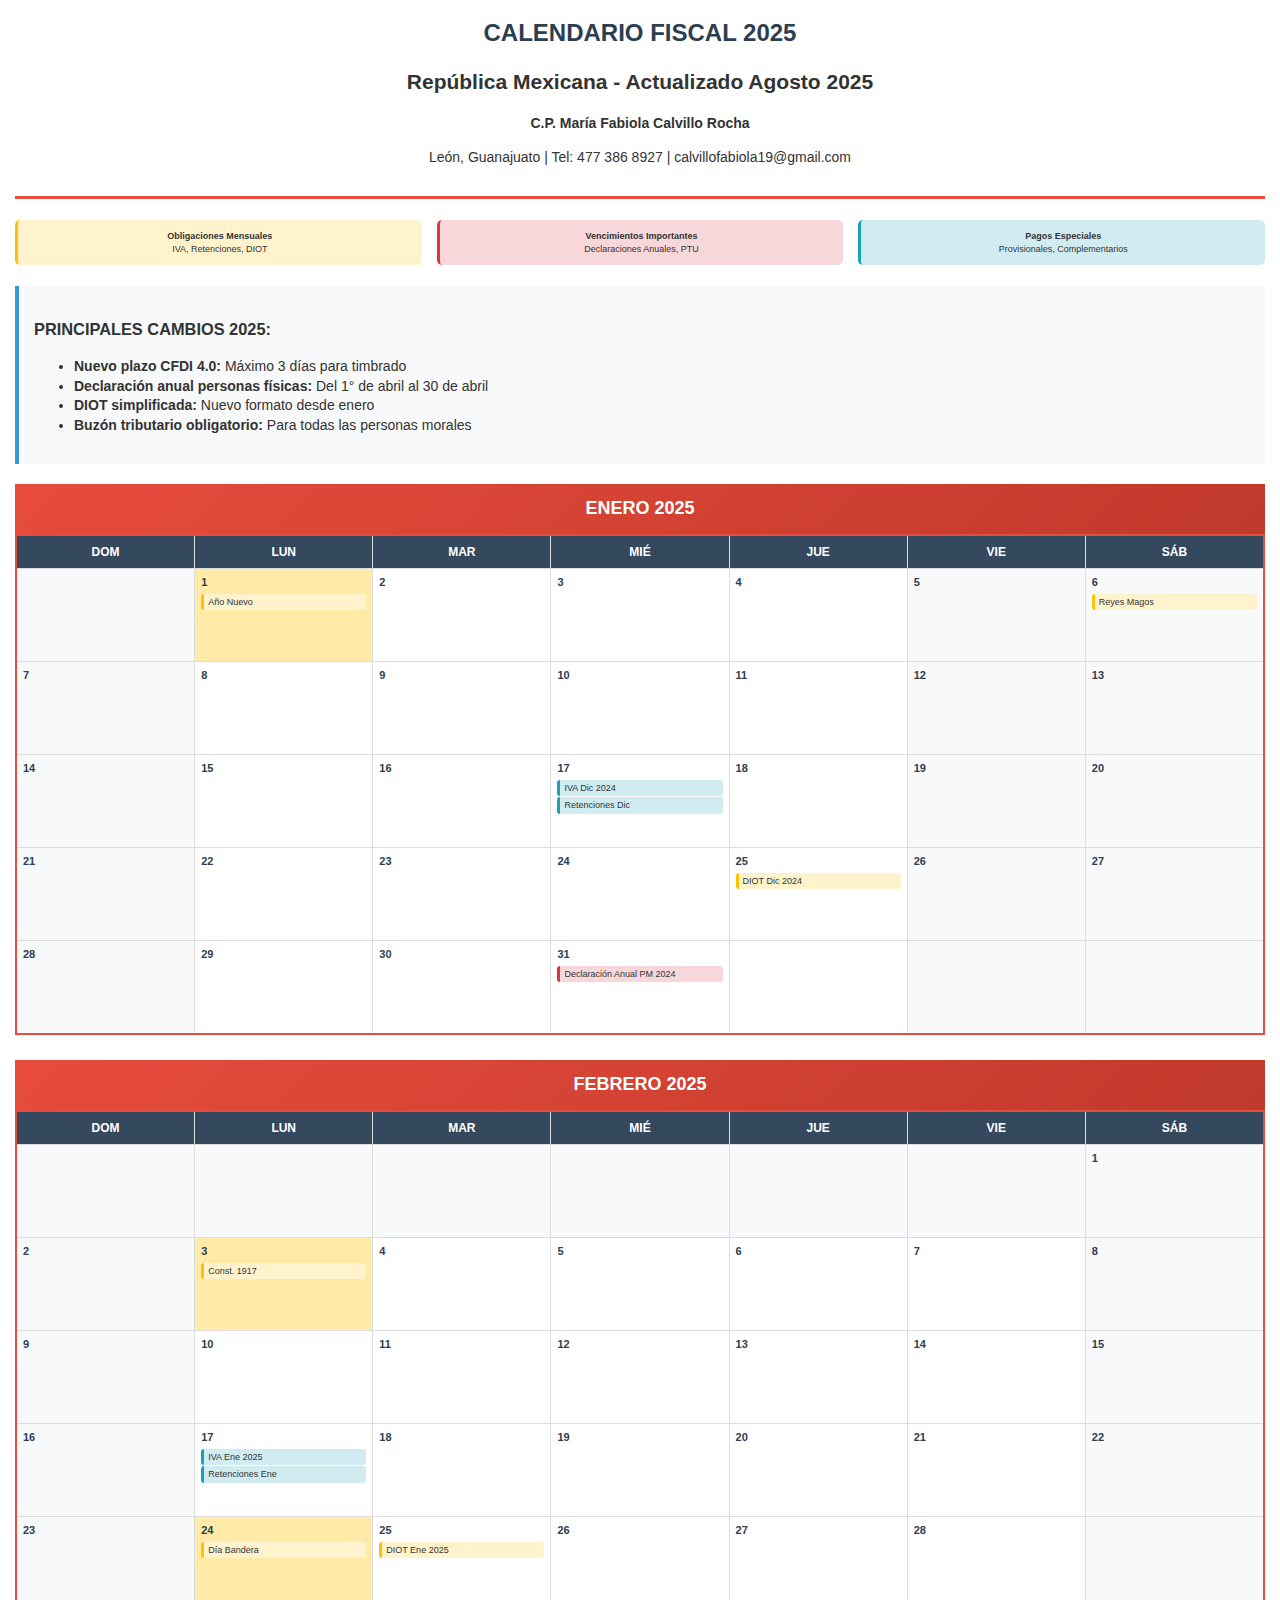
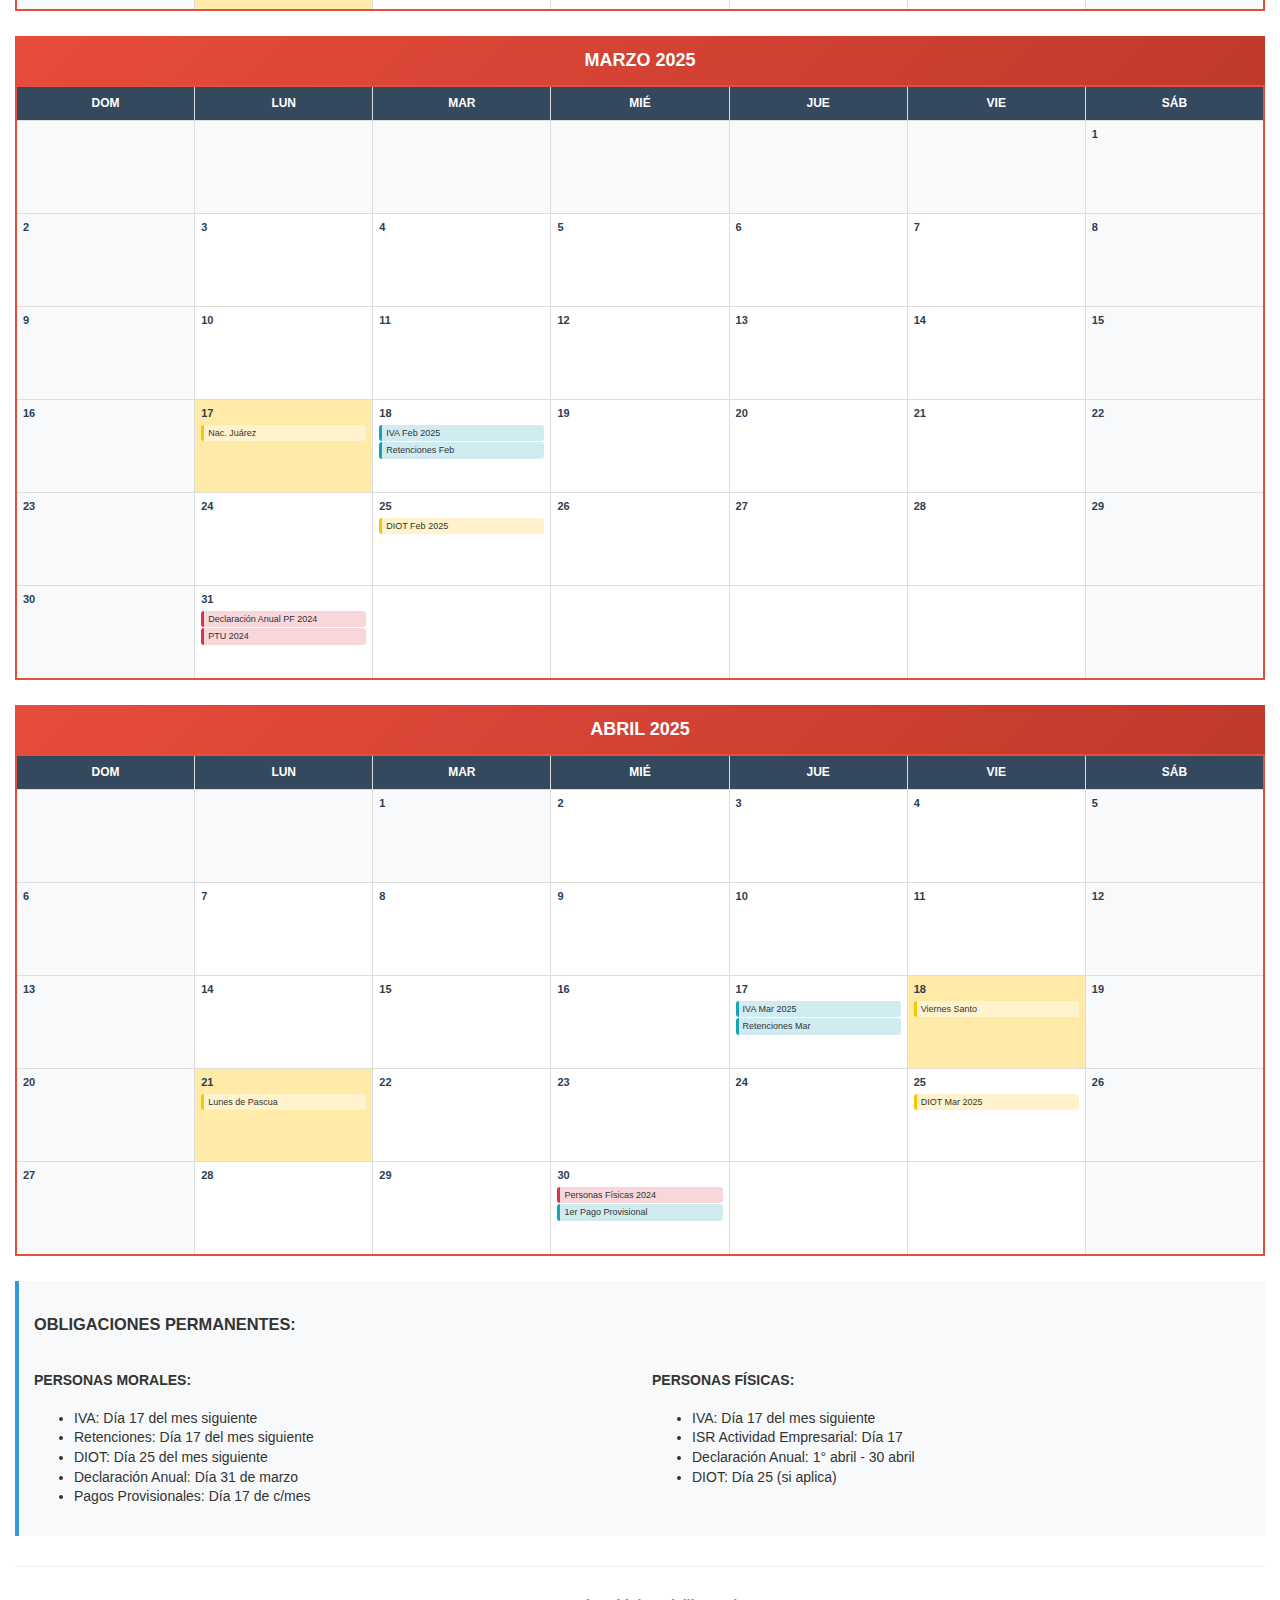
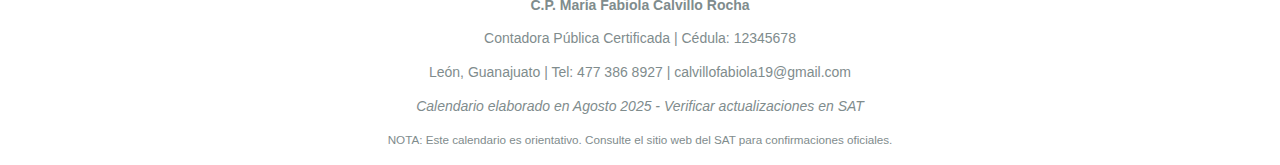
<file: downloads/pdf/calendario-fiscal-2025.html>
<!DOCTYPE html>
<html lang="es">
<head>
    <meta charset="UTF-8">
    <meta name="viewport" content="width=device-width, initial-scale=1.0">
    <title>Calendario Fiscal 2025 - México</title>
    <style>
        body { font-family: Arial, sans-serif; line-height: 1.4; margin: 15px; color: #333; font-size: 14px; }
        .header { text-align: center; border-bottom: 3px solid #e74c3c; padding-bottom: 15px; margin-bottom: 20px; }
        .header h1 { color: #2c3e50; margin-bottom: 5px; font-size: 24px; }
        .month-section { margin-bottom: 25px; page-break-inside: avoid; }
        .month-header { background: linear-gradient(135deg, #e74c3c, #c0392b); color: white; padding: 12px; text-align: center; font-weight: bold; font-size: 18px; }
        .month-grid { display: grid; grid-template-columns: repeat(7, 1fr); gap: 1px; background: #ddd; border: 2px solid #e74c3c; }
        .day-header { background: #34495e; color: white; padding: 8px; text-align: center; font-weight: bold; font-size: 12px; }
        .day { background: white; padding: 6px; min-height: 80px; position: relative; font-size: 11px; }
        .day-number { font-weight: bold; color: #2c3e50; margin-bottom: 3px; }
        .obligation { background: #fff3cd; padding: 2px 4px; margin: 1px 0; border-radius: 3px; font-size: 9px; border-left: 3px solid #ffc107; }
        .deadline { background: #f8d7da; padding: 2px 4px; margin: 1px 0; border-radius: 3px; font-size: 9px; border-left: 3px solid #dc3545; }
        .payment { background: #d1ecf1; padding: 2px 4px; margin: 1px 0; border-radius: 3px; font-size: 9px; border-left: 3px solid #17a2b8; }
        .weekend { background: #f8f9fa; }
        .holiday { background: #ffeaa7; }
        .legend { display: grid; grid-template-columns: repeat(3, 1fr); gap: 15px; margin: 20px 0; }
        .legend-item { padding: 10px; border-radius: 5px; text-align: center; }
        .resumen { background: #f8f9fa; padding: 15px; border-left: 4px solid #3498db; margin: 20px 0; }
        .footer { margin-top: 30px; text-align: center; color: #7f8c8d; border-top: 1px solid #ecf0f1; padding-top: 15px; }
        @media print { body { margin: 5px; font-size: 11px; } .month-section { page-break-after: always; } }
    </style>
</head>
<body>
    <div class="header">
        <h1>CALENDARIO FISCAL 2025</h1>
        <h2>República Mexicana - Actualizado Agosto 2025</h2>
        <p><strong>C.P. María Fabiola Calvillo Rocha</strong></p>
        <p>León, Guanajuato | Tel: 477 386 8927 | calvillofabiola19@gmail.com</p>
    </div>

    <div class="legend">
        <div class="legend-item obligation">
            <strong>Obligaciones Mensuales</strong><br>
            IVA, Retenciones, DIOT
        </div>
        <div class="legend-item deadline">
            <strong>Vencimientos Importantes</strong><br>
            Declaraciones Anuales, PTU
        </div>
        <div class="legend-item payment">
            <strong>Pagos Especiales</strong><br>
            Provisionales, Complementarios
        </div>
    </div>

    <div class="resumen">
        <h3>PRINCIPALES CAMBIOS 2025:</h3>
        <ul>
            <li><strong>Nuevo plazo CFDI 4.0:</strong> Máximo 3 días para timbrado</li>
            <li><strong>Declaración anual personas físicas:</strong> Del 1° de abril al 30 de abril</li>
            <li><strong>DIOT simplificada:</strong> Nuevo formato desde enero</li>
            <li><strong>Buzón tributario obligatorio:</strong> Para todas las personas morales</li>
        </ul>
    </div>

    <!-- ENERO 2025 -->
    <div class="month-section">
        <div class="month-header">ENERO 2025</div>
        <div class="month-grid">
            <div class="day-header">DOM</div>
            <div class="day-header">LUN</div>
            <div class="day-header">MAR</div>
            <div class="day-header">MIÉ</div>
            <div class="day-header">JUE</div>
            <div class="day-header">VIE</div>
            <div class="day-header">SÁB</div>
            
            <div class="day weekend"><div class="day-number"></div></div>
            <div class="day holiday"><div class="day-number">1</div><div class="obligation">Año Nuevo</div></div>
            <div class="day"><div class="day-number">2</div></div>
            <div class="day"><div class="day-number">3</div></div>
            <div class="day"><div class="day-number">4</div></div>
            <div class="day weekend"><div class="day-number">5</div></div>
            <div class="day weekend"><div class="day-number">6</div><div class="obligation">Reyes Magos</div></div>
            
            <div class="day weekend"><div class="day-number">7</div></div>
            <div class="day"><div class="day-number">8</div></div>
            <div class="day"><div class="day-number">9</div></div>
            <div class="day"><div class="day-number">10</div></div>
            <div class="day"><div class="day-number">11</div></div>
            <div class="day weekend"><div class="day-number">12</div></div>
            <div class="day weekend"><div class="day-number">13</div></div>
            
            <div class="day weekend"><div class="day-number">14</div></div>
            <div class="day"><div class="day-number">15</div></div>
            <div class="day"><div class="day-number">16</div></div>
            <div class="day"><div class="day-number">17</div><div class="payment">IVA Dic 2024</div><div class="payment">Retenciones Dic</div></div>
            <div class="day"><div class="day-number">18</div></div>
            <div class="day weekend"><div class="day-number">19</div></div>
            <div class="day weekend"><div class="day-number">20</div></div>
            
            <div class="day weekend"><div class="day-number">21</div></div>
            <div class="day"><div class="day-number">22</div></div>
            <div class="day"><div class="day-number">23</div></div>
            <div class="day"><div class="day-number">24</div></div>
            <div class="day"><div class="day-number">25</div><div class="obligation">DIOT Dic 2024</div></div>
            <div class="day weekend"><div class="day-number">26</div></div>
            <div class="day weekend"><div class="day-number">27</div></div>
            
            <div class="day weekend"><div class="day-number">28</div></div>
            <div class="day"><div class="day-number">29</div></div>
            <div class="day"><div class="day-number">30</div></div>
            <div class="day"><div class="day-number">31</div><div class="deadline">Declaración Anual PM 2024</div></div>
            <div class="day"><div class="day-number"></div></div>
            <div class="day weekend"><div class="day-number"></div></div>
            <div class="day weekend"><div class="day-number"></div></div>
        </div>
    </div>

    <!-- FEBRERO 2025 -->
    <div class="month-section">
        <div class="month-header">FEBRERO 2025</div>
        <div class="month-grid">
            <div class="day-header">DOM</div>
            <div class="day-header">LUN</div>
            <div class="day-header">MAR</div>
            <div class="day-header">MIÉ</div>
            <div class="day-header">JUE</div>
            <div class="day-header">VIE</div>
            <div class="day-header">SÁB</div>
            
            <div class="day weekend"><div class="day-number"></div></div>
            <div class="day weekend"><div class="day-number"></div></div>
            <div class="day weekend"><div class="day-number"></div></div>
            <div class="day weekend"><div class="day-number"></div></div>
            <div class="day weekend"><div class="day-number"></div></div>
            <div class="day weekend"><div class="day-number"></div></div>
            <div class="day weekend"><div class="day-number">1</div></div>
            
            <div class="day weekend"><div class="day-number">2</div></div>
            <div class="day holiday"><div class="day-number">3</div><div class="obligation">Const. 1917</div></div>
            <div class="day"><div class="day-number">4</div></div>
            <div class="day"><div class="day-number">5</div></div>
            <div class="day"><div class="day-number">6</div></div>
            <div class="day"><div class="day-number">7</div></div>
            <div class="day weekend"><div class="day-number">8</div></div>
            
            <div class="day weekend"><div class="day-number">9</div></div>
            <div class="day"><div class="day-number">10</div></div>
            <div class="day"><div class="day-number">11</div></div>
            <div class="day"><div class="day-number">12</div></div>
            <div class="day"><div class="day-number">13</div></div>
            <div class="day"><div class="day-number">14</div></div>
            <div class="day weekend"><div class="day-number">15</div></div>
            
            <div class="day weekend"><div class="day-number">16</div></div>
            <div class="day"><div class="day-number">17</div><div class="payment">IVA Ene 2025</div><div class="payment">Retenciones Ene</div></div>
            <div class="day"><div class="day-number">18</div></div>
            <div class="day"><div class="day-number">19</div></div>
            <div class="day"><div class="day-number">20</div></div>
            <div class="day"><div class="day-number">21</div></div>
            <div class="day weekend"><div class="day-number">22</div></div>
            
            <div class="day weekend"><div class="day-number">23</div></div>
            <div class="day holiday"><div class="day-number">24</div><div class="obligation">Día Bandera</div></div>
            <div class="day"><div class="day-number">25</div><div class="obligation">DIOT Ene 2025</div></div>
            <div class="day"><div class="day-number">26</div></div>
            <div class="day"><div class="day-number">27</div></div>
            <div class="day"><div class="day-number">28</div></div>
            <div class="day weekend"><div class="day-number"></div></div>
        </div>
    </div>

    <!-- MARZO 2025 -->
    <div class="month-section">
        <div class="month-header">MARZO 2025</div>
        <div class="month-grid">
            <div class="day-header">DOM</div>
            <div class="day-header">LUN</div>
            <div class="day-header">MAR</div>
            <div class="day-header">MIÉ</div>
            <div class="day-header">JUE</div>
            <div class="day-header">VIE</div>
            <div class="day-header">SÁB</div>
            
            <div class="day weekend"><div class="day-number"></div></div>
            <div class="day weekend"><div class="day-number"></div></div>
            <div class="day weekend"><div class="day-number"></div></div>
            <div class="day weekend"><div class="day-number"></div></div>
            <div class="day weekend"><div class="day-number"></div></div>
            <div class="day weekend"><div class="day-number"></div></div>
            <div class="day weekend"><div class="day-number">1</div></div>
            
            <div class="day weekend"><div class="day-number">2</div></div>
            <div class="day"><div class="day-number">3</div></div>
            <div class="day"><div class="day-number">4</div></div>
            <div class="day"><div class="day-number">5</div></div>
            <div class="day"><div class="day-number">6</div></div>
            <div class="day"><div class="day-number">7</div></div>
            <div class="day weekend"><div class="day-number">8</div></div>
            
            <div class="day weekend"><div class="day-number">9</div></div>
            <div class="day"><div class="day-number">10</div></div>
            <div class="day"><div class="day-number">11</div></div>
            <div class="day"><div class="day-number">12</div></div>
            <div class="day"><div class="day-number">13</div></div>
            <div class="day"><div class="day-number">14</div></div>
            <div class="day weekend"><div class="day-number">15</div></div>
            
            <div class="day weekend"><div class="day-number">16</div></div>
            <div class="day holiday"><div class="day-number">17</div><div class="obligation">Nac. Juárez</div></div>
            <div class="day"><div class="day-number">18</div><div class="payment">IVA Feb 2025</div><div class="payment">Retenciones Feb</div></div>
            <div class="day"><div class="day-number">19</div></div>
            <div class="day"><div class="day-number">20</div></div>
            <div class="day"><div class="day-number">21</div></div>
            <div class="day weekend"><div class="day-number">22</div></div>
            
            <div class="day weekend"><div class="day-number">23</div></div>
            <div class="day"><div class="day-number">24</div></div>
            <div class="day"><div class="day-number">25</div><div class="obligation">DIOT Feb 2025</div></div>
            <div class="day"><div class="day-number">26</div></div>
            <div class="day"><div class="day-number">27</div></div>
            <div class="day"><div class="day-number">28</div></div>
            <div class="day weekend"><div class="day-number">29</div></div>
            
            <div class="day weekend"><div class="day-number">30</div></div>
            <div class="day"><div class="day-number">31</div><div class="deadline">Declaración Anual PF 2024</div><div class="deadline">PTU 2024</div></div>
            <div class="day"><div class="day-number"></div></div>
            <div class="day"><div class="day-number"></div></div>
            <div class="day"><div class="day-number"></div></div>
            <div class="day"><div class="day-number"></div></div>
            <div class="day weekend"><div class="day-number"></div></div>
        </div>
    </div>

    <!-- ABRIL 2025 -->
    <div class="month-section">
        <div class="month-header">ABRIL 2025</div>
        <div class="month-grid">
            <div class="day-header">DOM</div>
            <div class="day-header">LUN</div>
            <div class="day-header">MAR</div>
            <div class="day-header">MIÉ</div>
            <div class="day-header">JUE</div>
            <div class="day-header">VIE</div>
            <div class="day-header">SÁB</div>
            
            <div class="day weekend"><div class="day-number"></div></div>
            <div class="day weekend"><div class="day-number"></div></div>
            <div class="day weekend"><div class="day-number">1</div></div>
            <div class="day"><div class="day-number">2</div></div>
            <div class="day"><div class="day-number">3</div></div>
            <div class="day"><div class="day-number">4</div></div>
            <div class="day weekend"><div class="day-number">5</div></div>
            
            <div class="day weekend"><div class="day-number">6</div></div>
            <div class="day"><div class="day-number">7</div></div>
            <div class="day"><div class="day-number">8</div></div>
            <div class="day"><div class="day-number">9</div></div>
            <div class="day"><div class="day-number">10</div></div>
            <div class="day"><div class="day-number">11</div></div>
            <div class="day weekend"><div class="day-number">12</div></div>
            
            <div class="day weekend"><div class="day-number">13</div></div>
            <div class="day"><div class="day-number">14</div></div>
            <div class="day"><div class="day-number">15</div></div>
            <div class="day"><div class="day-number">16</div></div>
            <div class="day"><div class="day-number">17</div><div class="payment">IVA Mar 2025</div><div class="payment">Retenciones Mar</div></div>
            <div class="day holiday"><div class="day-number">18</div><div class="obligation">Viernes Santo</div></div>
            <div class="day weekend"><div class="day-number">19</div></div>
            
            <div class="day weekend"><div class="day-number">20</div></div>
            <div class="day holiday"><div class="day-number">21</div><div class="obligation">Lunes de Pascua</div></div>
            <div class="day"><div class="day-number">22</div></div>
            <div class="day"><div class="day-number">23</div></div>
            <div class="day"><div class="day-number">24</div></div>
            <div class="day"><div class="day-number">25</div><div class="obligation">DIOT Mar 2025</div></div>
            <div class="day weekend"><div class="day-number">26</div></div>
            
            <div class="day weekend"><div class="day-number">27</div></div>
            <div class="day"><div class="day-number">28</div></div>
            <div class="day"><div class="day-number">29</div></div>
            <div class="day"><div class="day-number">30</div><div class="deadline">Personas Físicas 2024</div><div class="payment">1er Pago Provisional</div></div>
            <div class="day"><div class="day-number"></div></div>
            <div class="day"><div class="day-number"></div></div>
            <div class="day weekend"><div class="day-number"></div></div>
        </div>
    </div>

    <div class="resumen">
        <h3>OBLIGACIONES PERMANENTES:</h3>
        <div style="display: grid; grid-template-columns: 1fr 1fr; gap: 20px;">
            <div>
                <h4>PERSONAS MORALES:</h4>
                <ul>
                    <li>IVA: Día 17 del mes siguiente</li>
                    <li>Retenciones: Día 17 del mes siguiente</li>
                    <li>DIOT: Día 25 del mes siguiente</li>
                    <li>Declaración Anual: Día 31 de marzo</li>
                    <li>Pagos Provisionales: Día 17 de c/mes</li>
                </ul>
            </div>
            <div>
                <h4>PERSONAS FÍSICAS:</h4>
                <ul>
                    <li>IVA: Día 17 del mes siguiente</li>
                    <li>ISR Actividad Empresarial: Día 17</li>
                    <li>Declaración Anual: 1° abril - 30 abril</li>
                    <li>DIOT: Día 25 (si aplica)</li>
                </ul>
            </div>
        </div>
    </div>

    <div class="footer">
        <p><strong>C.P. María Fabiola Calvillo Rocha</strong></p>
        <p>Contadora Pública Certificada | Cédula: 12345678</p>
        <p>León, Guanajuato | Tel: 477 386 8927 | calvillofabiola19@gmail.com</p>
        <p><em>Calendario elaborado en Agosto 2025 - Verificar actualizaciones en SAT</em></p>
        <p><small>NOTA: Este calendario es orientativo. Consulte el sitio web del SAT para confirmaciones oficiales.</small></p>
    </div>
</body>
</html>
</file>
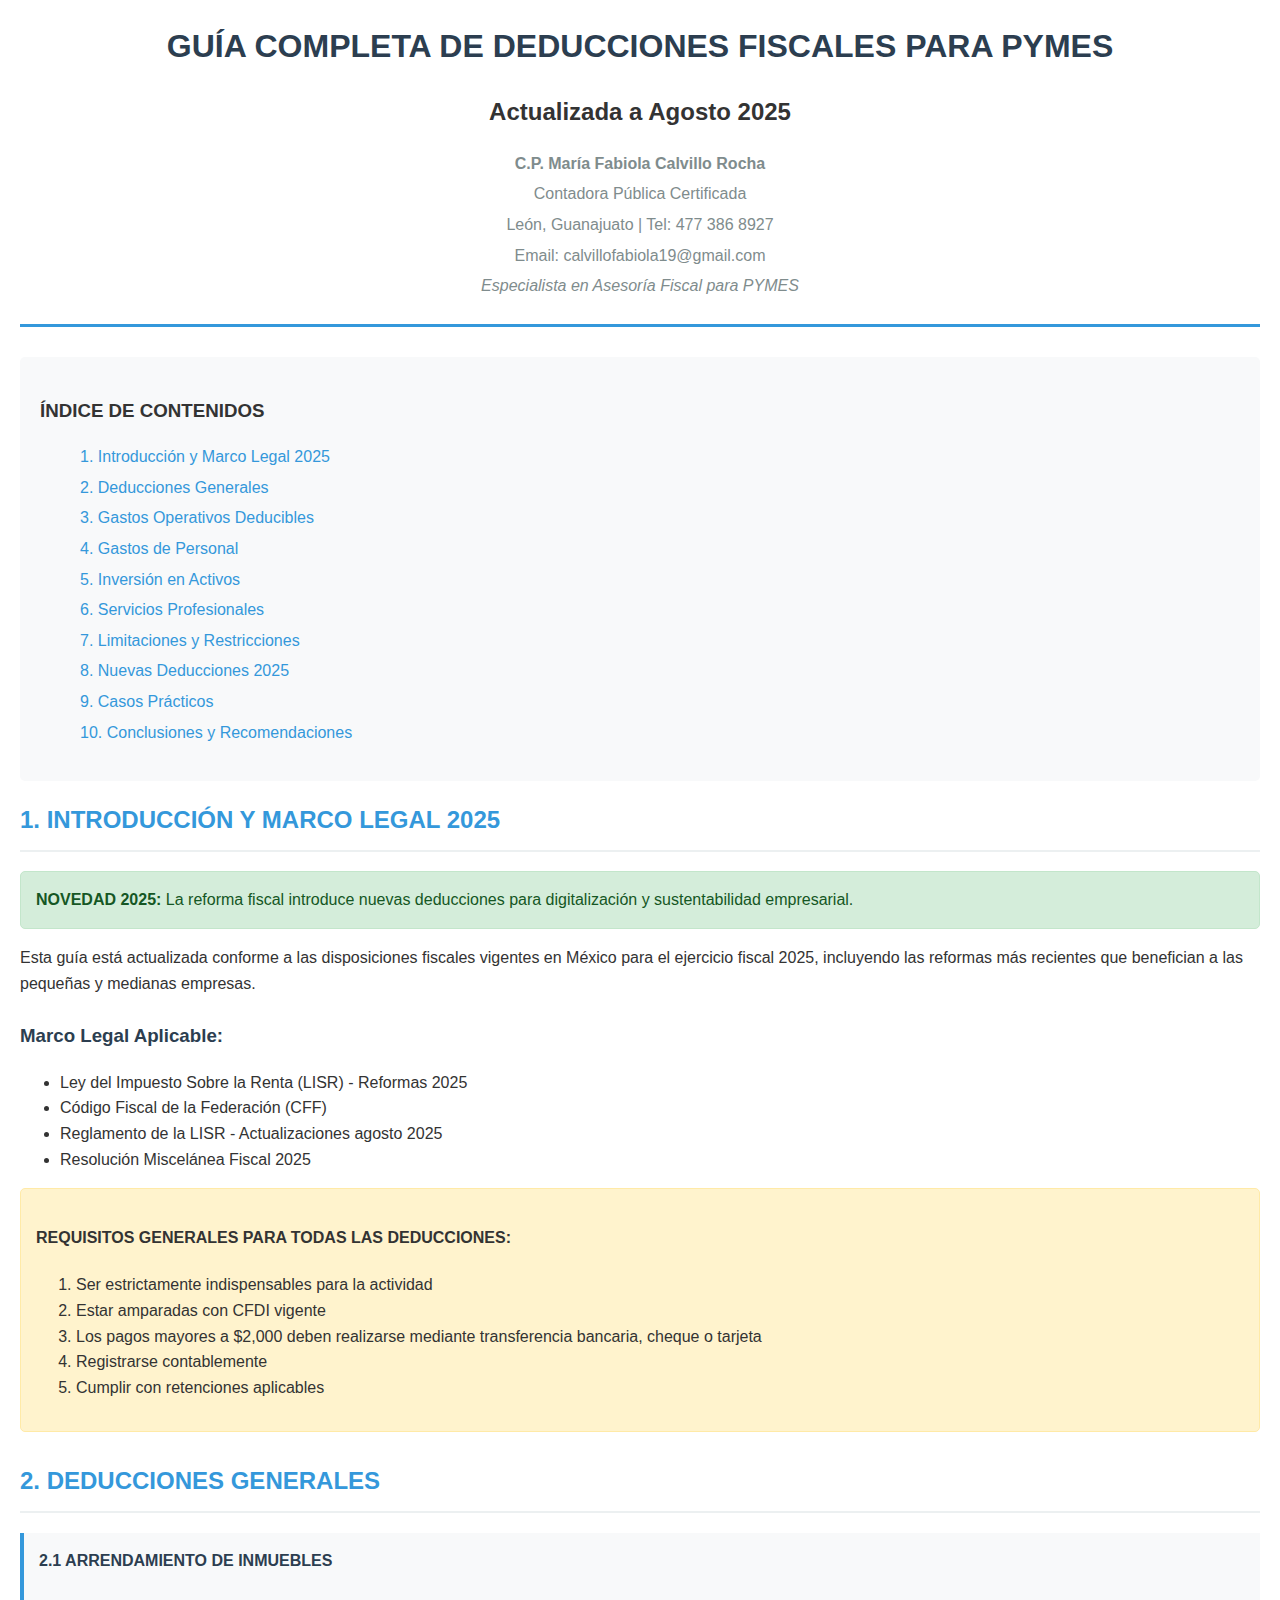
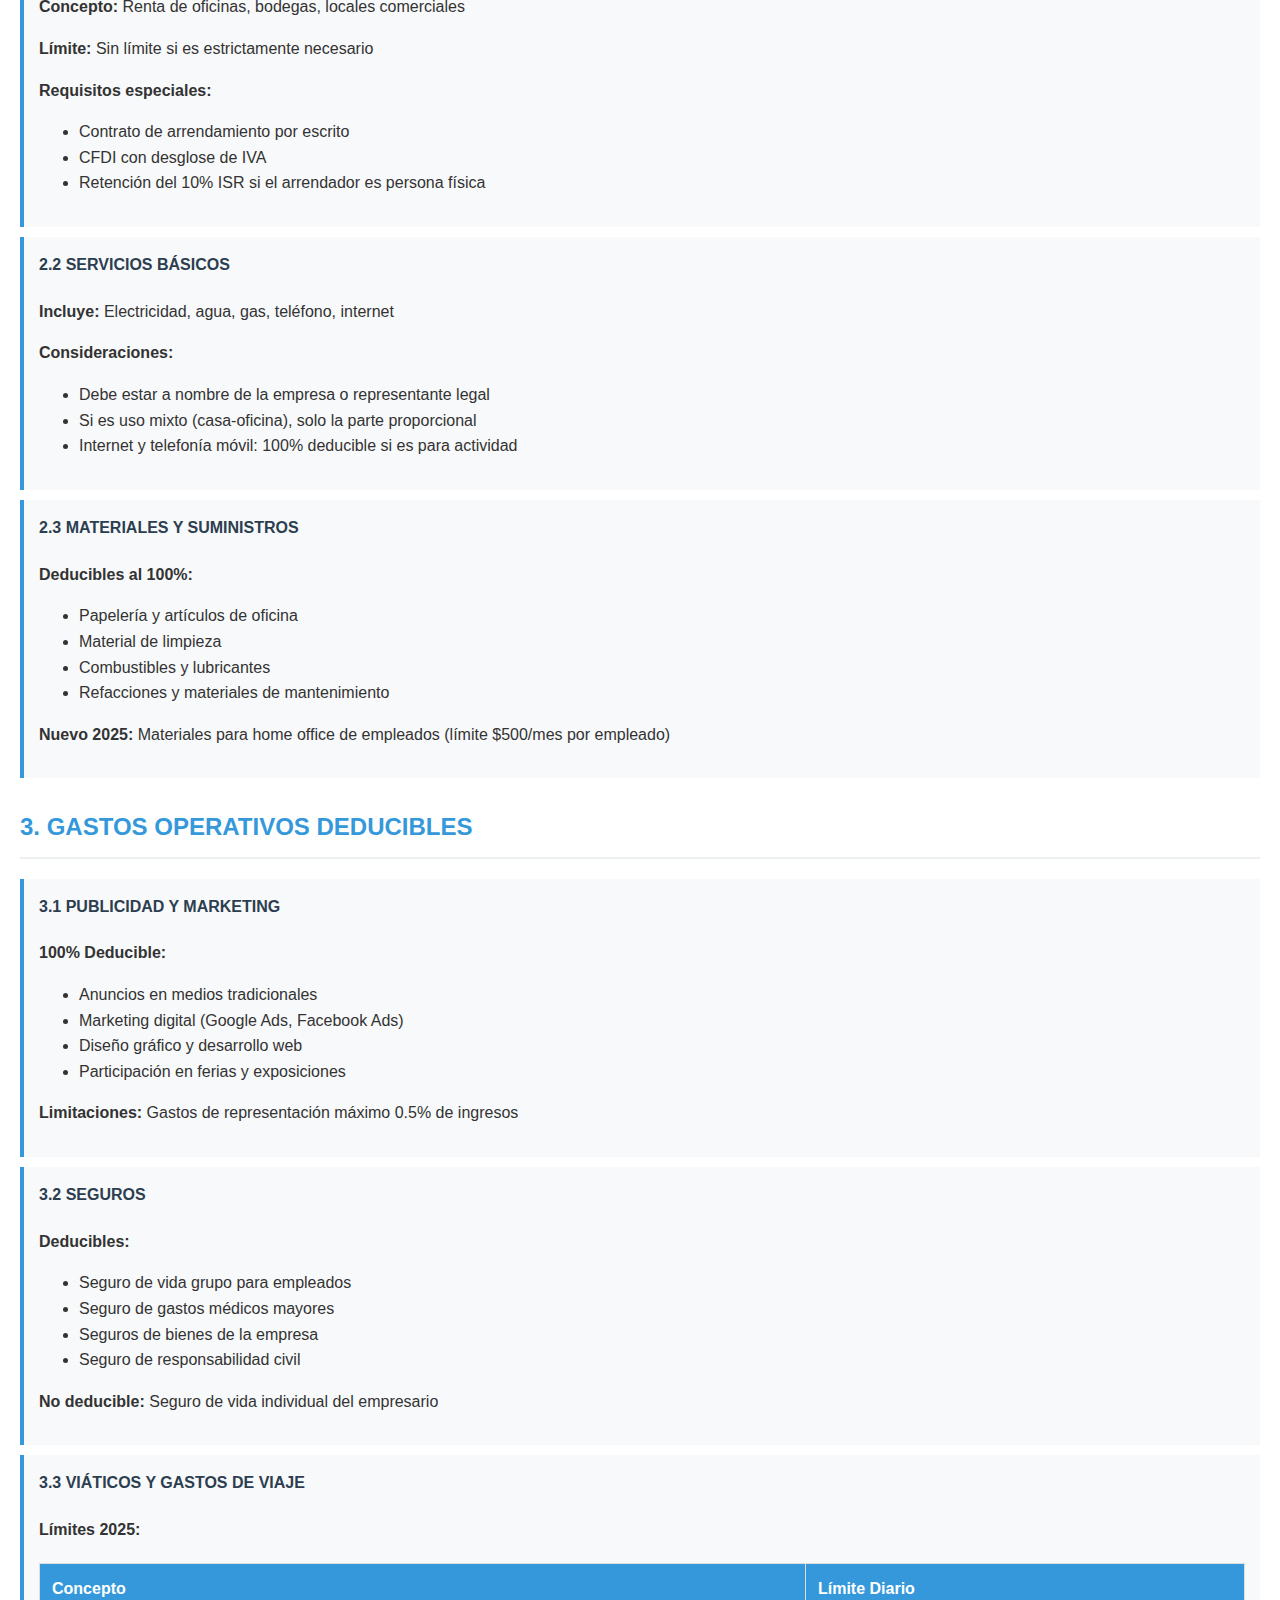
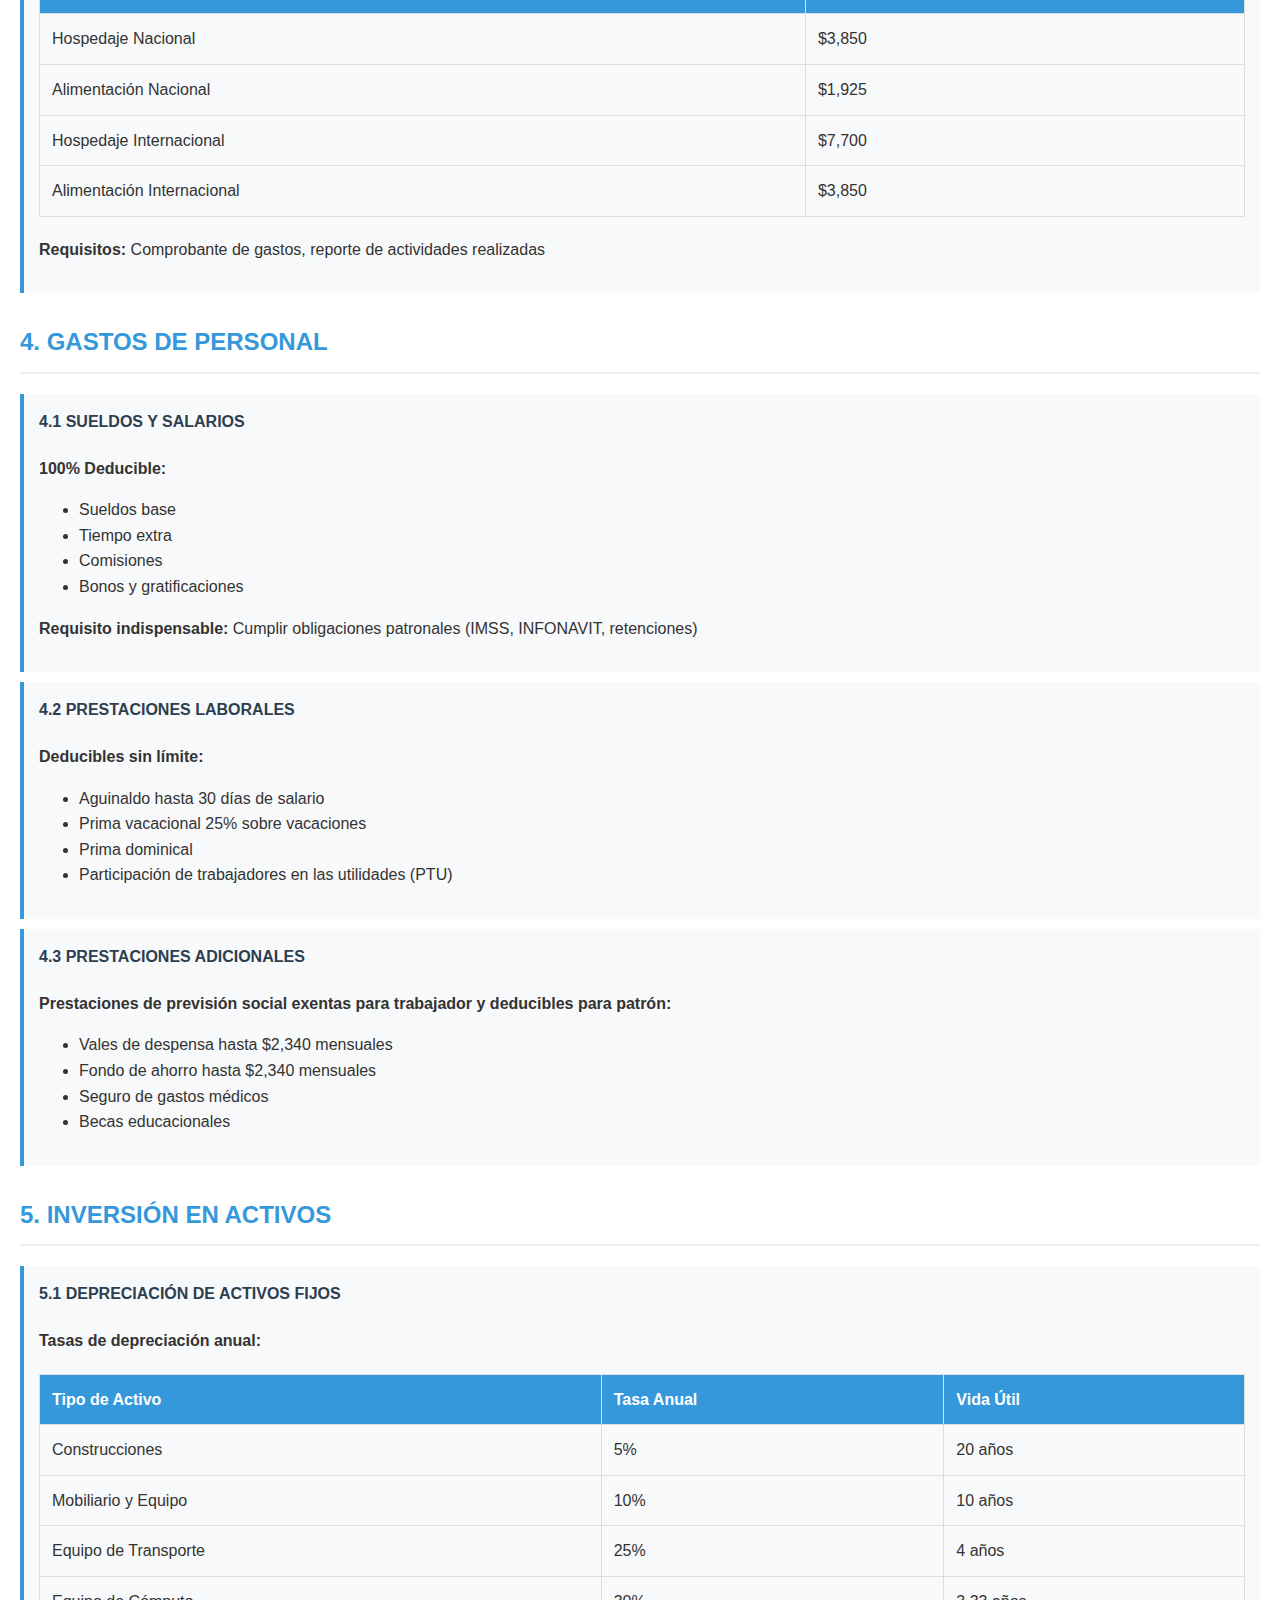
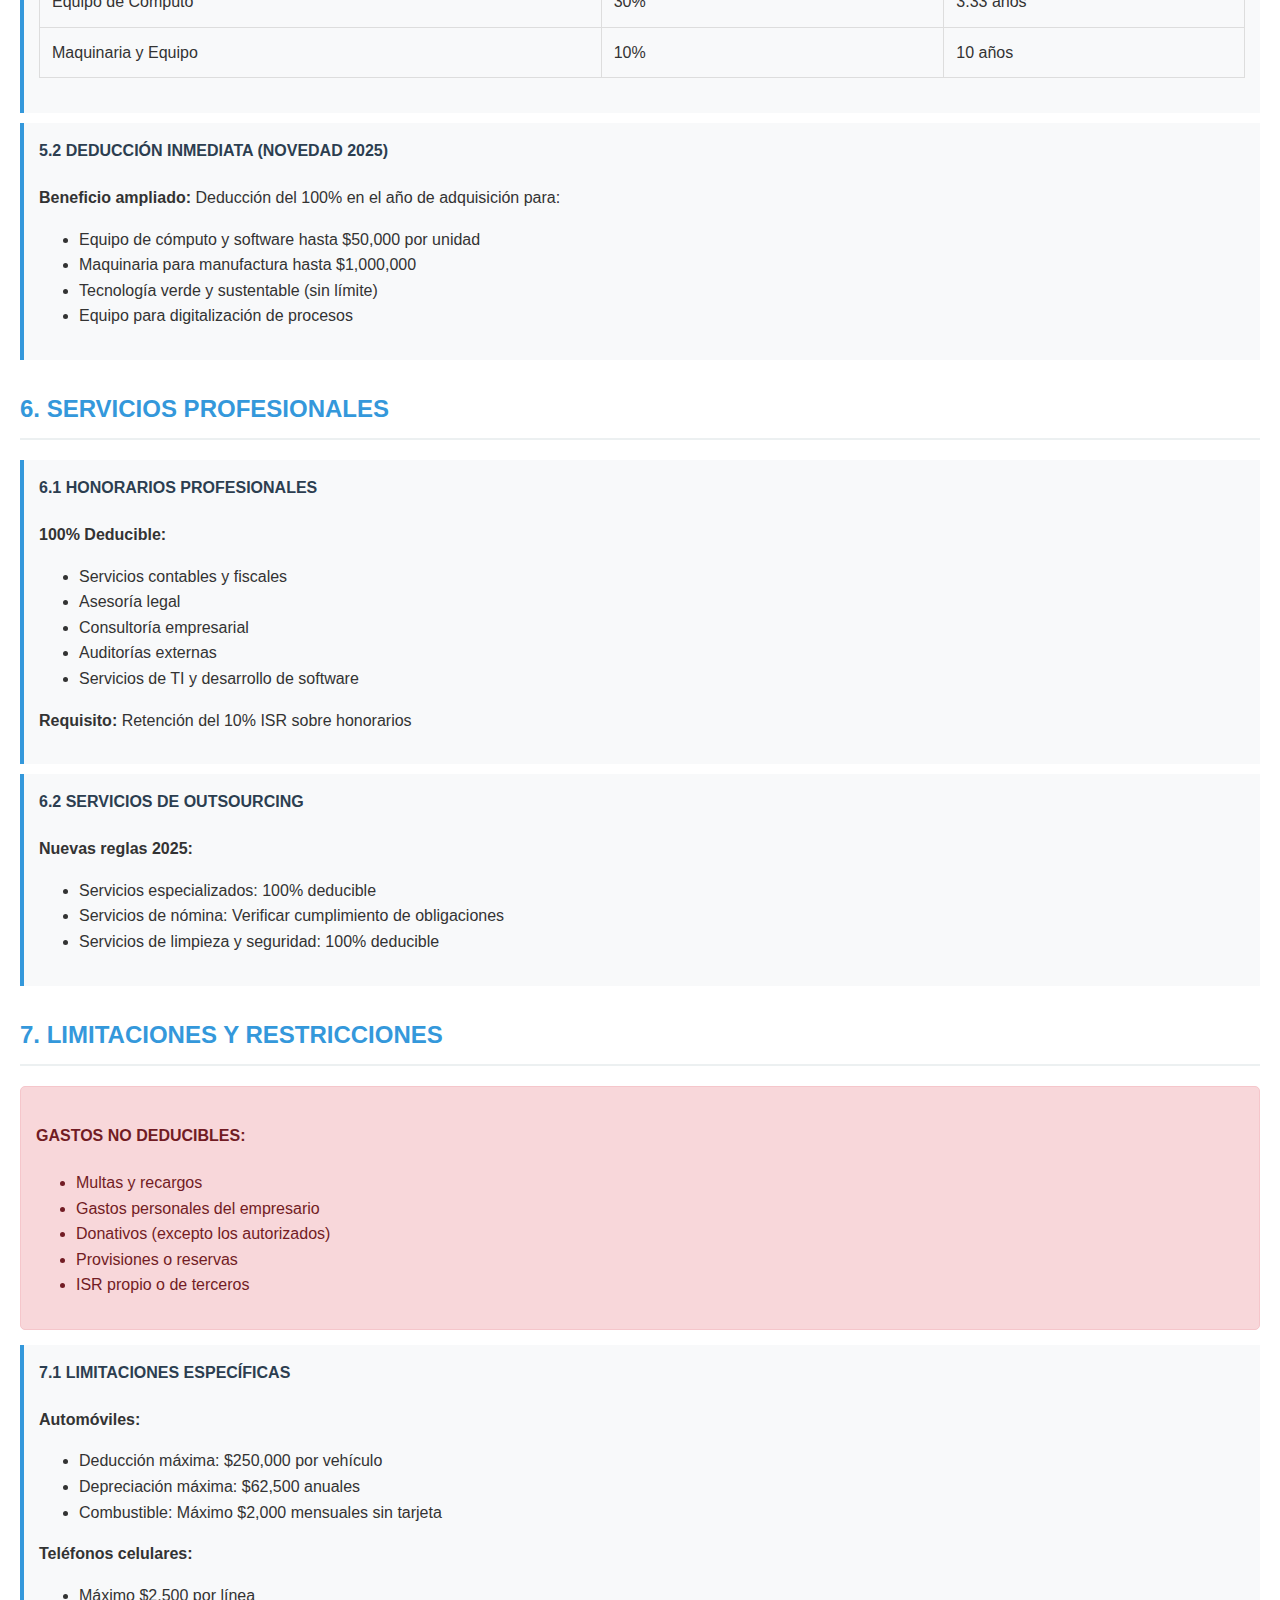
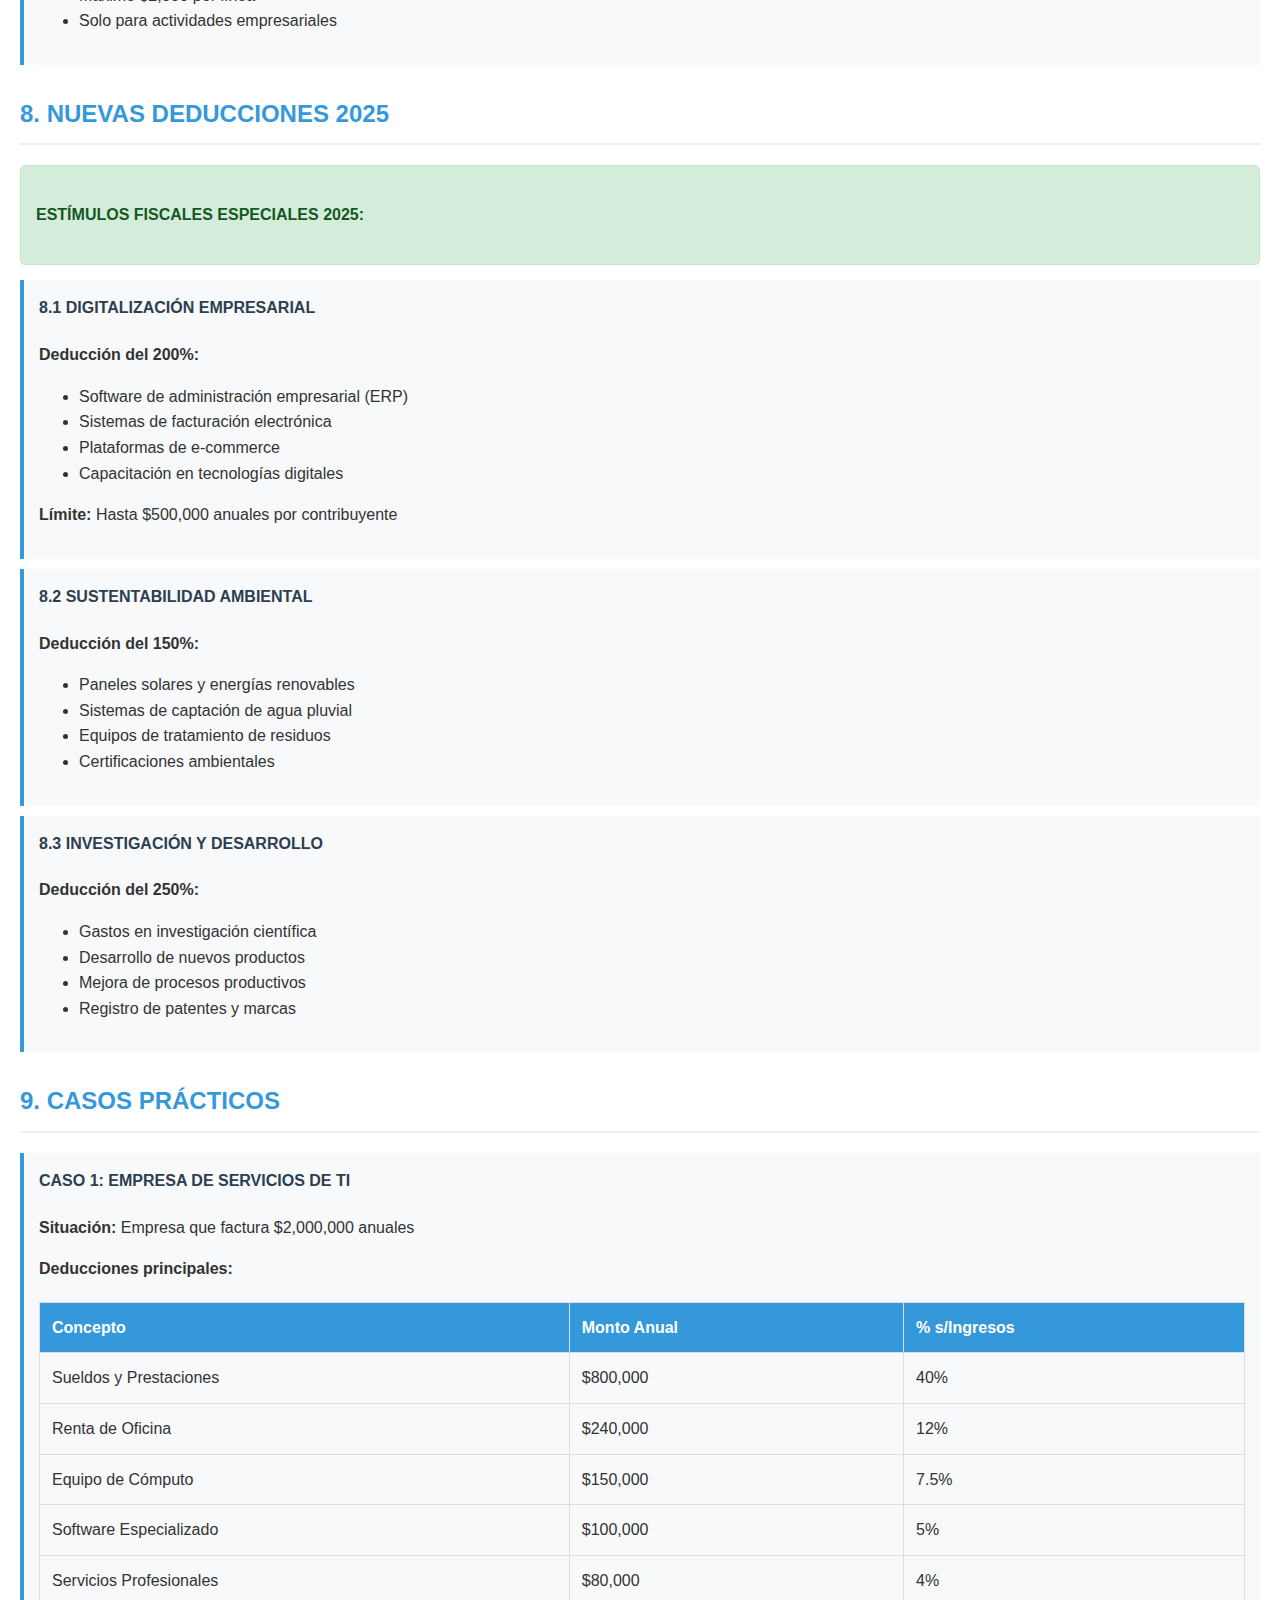
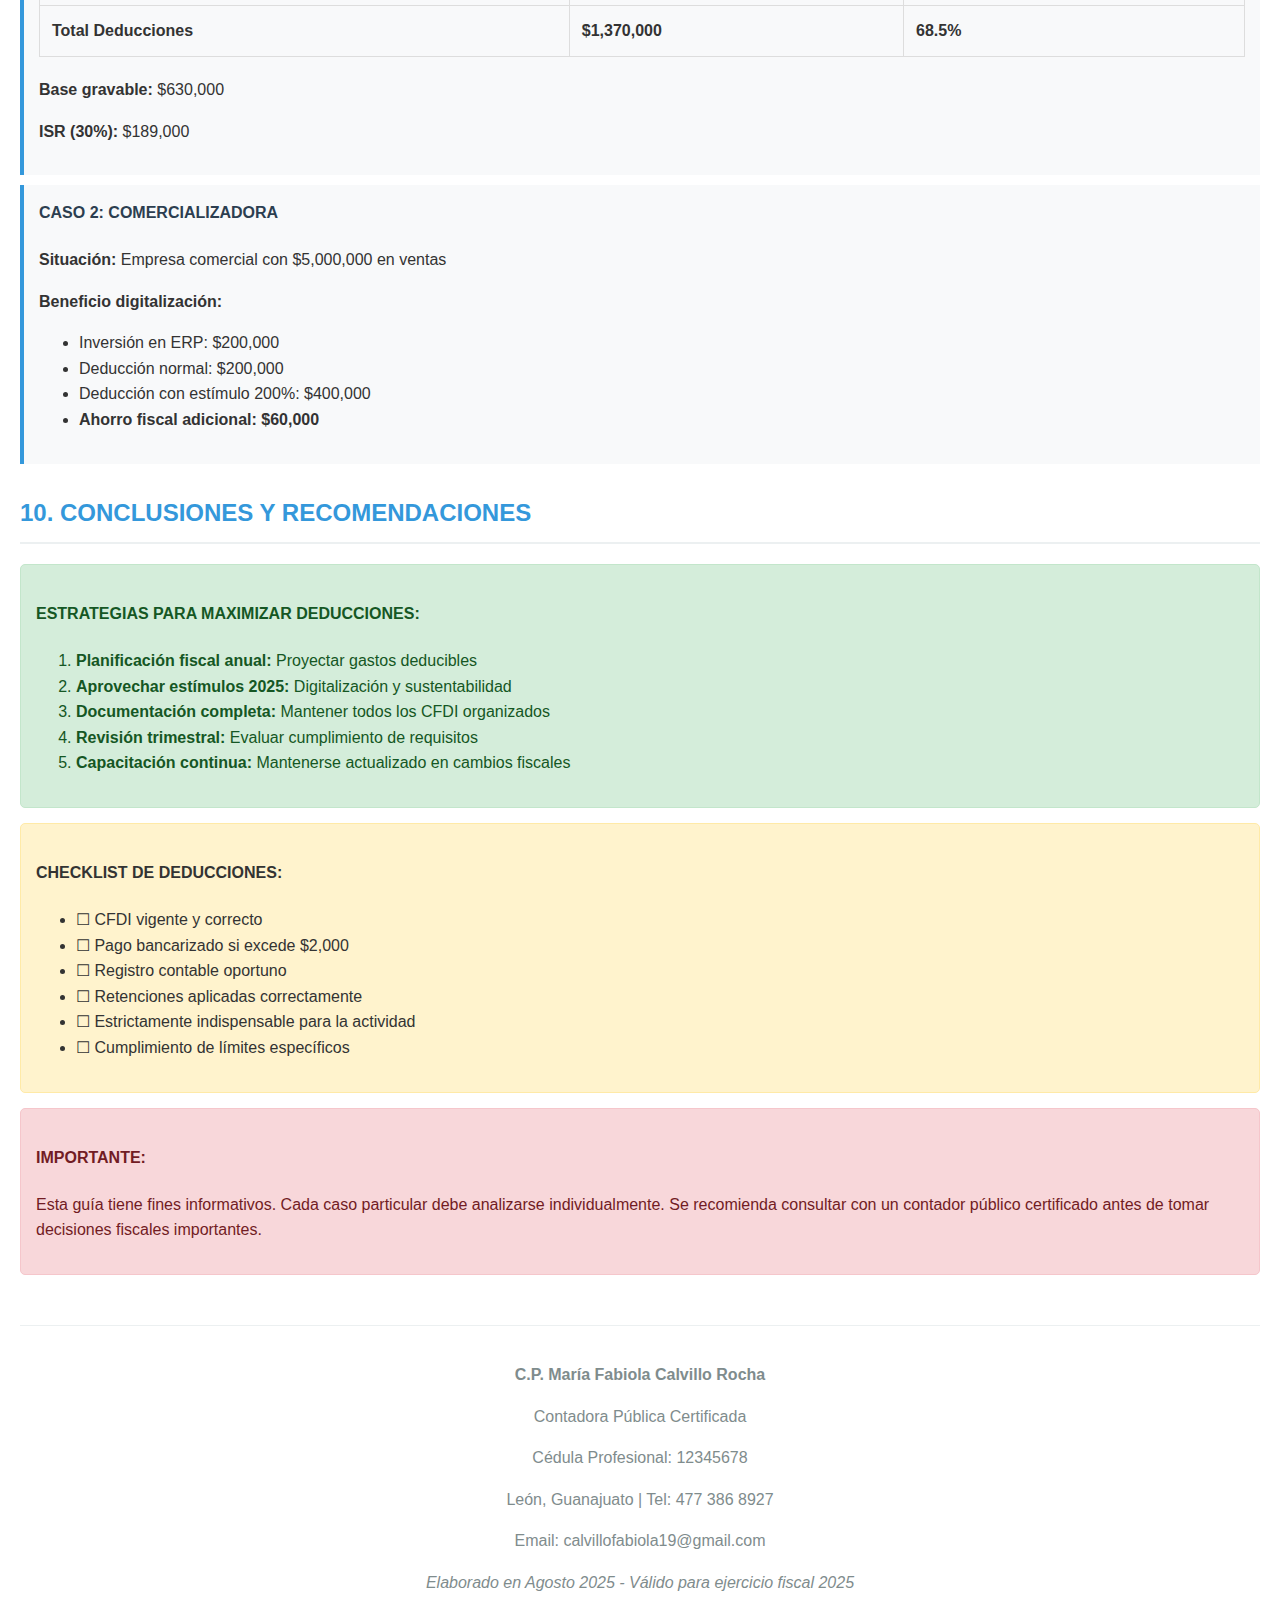
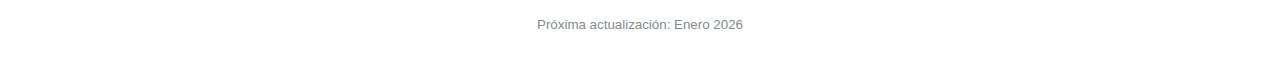
<file: downloads/pdf/guia-deducciones-pymes-2025.html>
<!DOCTYPE html>
<html lang="es">
<head>
    <meta charset="UTF-8">
    <meta name="viewport" content="width=device-width, initial-scale=1.0">
    <title>Guía de Deducciones para PYMES 2025</title>
    <style>
        body { font-family: Arial, sans-serif; line-height: 1.6; margin: 20px; color: #333; }
        .header { text-align: center; border-bottom: 3px solid #3498db; padding-bottom: 20px; margin-bottom: 30px; }
        .header h1 { color: #2c3e50; margin-bottom: 10px; }
        .header p { color: #7f8c8d; margin: 5px 0; }
        .section { margin-bottom: 30px; }
        .section h2 { color: #3498db; border-bottom: 2px solid #ecf0f1; padding-bottom: 10px; }
        .section h3 { color: #2c3e50; margin-top: 25px; }
        .deduction-item { background: #f8f9fa; padding: 15px; margin: 10px 0; border-left: 4px solid #3498db; }
        .deduction-item h4 { color: #2c3e50; margin-top: 0; }
        .requirements { background: #fff3cd; padding: 15px; border: 1px solid #ffeaa7; border-radius: 5px; margin: 15px 0; }
        .alert { background: #f8d7da; color: #721c24; padding: 15px; border: 1px solid #f5c6cb; border-radius: 5px; margin: 15px 0; }
        .success { background: #d4edda; color: #155724; padding: 15px; border: 1px solid #c3e6cb; border-radius: 5px; margin: 15px 0; }
        table { width: 100%; border-collapse: collapse; margin: 20px 0; }
        th, td { border: 1px solid #ddd; padding: 12px; text-align: left; }
        th { background-color: #3498db; color: white; }
        .footer { margin-top: 50px; text-align: center; color: #7f8c8d; border-top: 1px solid #ecf0f1; padding-top: 20px; }
        .toc { background: #f8f9fa; padding: 20px; border-radius: 5px; margin: 20px 0; }
        .toc ul { list-style-type: none; }
        .toc li { margin: 5px 0; }
        .toc a { text-decoration: none; color: #3498db; }
        @media print { body { margin: 10px; } .header { page-break-after: avoid; } }
    </style>
</head>
<body>
    <div class="header">
        <h1>GUÍA COMPLETA DE DEDUCCIONES FISCALES PARA PYMES</h1>
        <h2>Actualizada a Agosto 2025</h2>
        <p><strong>C.P. María Fabiola Calvillo Rocha</strong></p>
        <p>Contadora Pública Certificada</p>
        <p>León, Guanajuato | Tel: 477 386 8927</p>
        <p>Email: calvillofabiola19@gmail.com</p>
        <p><em>Especialista en Asesoría Fiscal para PYMES</em></p>
    </div>

    <div class="toc">
        <h3>ÍNDICE DE CONTENIDOS</h3>
        <ul>
            <li><a href="#introduccion">1. Introducción y Marco Legal 2025</a></li>
            <li><a href="#deducciones-generales">2. Deducciones Generales</a></li>
            <li><a href="#gastos-operativos">3. Gastos Operativos Deducibles</a></li>
            <li><a href="#personal">4. Gastos de Personal</a></li>
            <li><a href="#activos">5. Inversión en Activos</a></li>
            <li><a href="#servicios">6. Servicios Profesionales</a></li>
            <li><a href="#limitaciones">7. Limitaciones y Restricciones</a></li>
            <li><a href="#nuevas-deducciones">8. Nuevas Deducciones 2025</a></li>
            <li><a href="#casos-practicos">9. Casos Prácticos</a></li>
            <li><a href="#conclusion">10. Conclusiones y Recomendaciones</a></li>
        </ul>
    </div>

    <div class="section" id="introduccion">
        <h2>1. INTRODUCCIÓN Y MARCO LEGAL 2025</h2>
        
        <div class="success">
            <strong>NOVEDAD 2025:</strong> La reforma fiscal introduce nuevas deducciones para digitalización y sustentabilidad empresarial.
        </div>

        <p>Esta guía está actualizada conforme a las disposiciones fiscales vigentes en México para el ejercicio fiscal 2025, incluyendo las reformas más recientes que benefician a las pequeñas y medianas empresas.</p>

        <h3>Marco Legal Aplicable:</h3>
        <ul>
            <li>Ley del Impuesto Sobre la Renta (LISR) - Reformas 2025</li>
            <li>Código Fiscal de la Federación (CFF)</li>
            <li>Reglamento de la LISR - Actualizaciones agosto 2025</li>
            <li>Resolución Miscelánea Fiscal 2025</li>
        </ul>

        <div class="requirements">
            <h4>REQUISITOS GENERALES PARA TODAS LAS DEDUCCIONES:</h4>
            <ol>
                <li>Ser estrictamente indispensables para la actividad</li>
                <li>Estar amparadas con CFDI vigente</li>
                <li>Los pagos mayores a $2,000 deben realizarse mediante transferencia bancaria, cheque o tarjeta</li>
                <li>Registrarse contablemente</li>
                <li>Cumplir con retenciones aplicables</li>
            </ol>
        </div>
    </div>

    <div class="section" id="deducciones-generales">
        <h2>2. DEDUCCIONES GENERALES</h2>

        <div class="deduction-item">
            <h4>2.1 ARRENDAMIENTO DE INMUEBLES</h4>
            <p><strong>Concepto:</strong> Renta de oficinas, bodegas, locales comerciales</p>
            <p><strong>Límite:</strong> Sin límite si es estrictamente necesario</p>
            <p><strong>Requisitos especiales:</strong></p>
            <ul>
                <li>Contrato de arrendamiento por escrito</li>
                <li>CFDI con desglose de IVA</li>
                <li>Retención del 10% ISR si el arrendador es persona física</li>
            </ul>
        </div>

        <div class="deduction-item">
            <h4>2.2 SERVICIOS BÁSICOS</h4>
            <p><strong>Incluye:</strong> Electricidad, agua, gas, teléfono, internet</p>
            <p><strong>Consideraciones:</strong></p>
            <ul>
                <li>Debe estar a nombre de la empresa o representante legal</li>
                <li>Si es uso mixto (casa-oficina), solo la parte proporcional</li>
                <li>Internet y telefonía móvil: 100% deducible si es para actividad</li>
            </ul>
        </div>

        <div class="deduction-item">
            <h4>2.3 MATERIALES Y SUMINISTROS</h4>
            <p><strong>Deducibles al 100%:</strong></p>
            <ul>
                <li>Papelería y artículos de oficina</li>
                <li>Material de limpieza</li>
                <li>Combustibles y lubricantes</li>
                <li>Refacciones y materiales de mantenimiento</li>
            </ul>
            <p><strong>Nuevo 2025:</strong> Materiales para home office de empleados (límite $500/mes por empleado)</p>
        </div>
    </div>

    <div class="section" id="gastos-operativos">
        <h2>3. GASTOS OPERATIVOS DEDUCIBLES</h2>

        <div class="deduction-item">
            <h4>3.1 PUBLICIDAD Y MARKETING</h4>
            <p><strong>100% Deducible:</strong></p>
            <ul>
                <li>Anuncios en medios tradicionales</li>
                <li>Marketing digital (Google Ads, Facebook Ads)</li>
                <li>Diseño gráfico y desarrollo web</li>
                <li>Participación en ferias y exposiciones</li>
            </ul>
            <p><strong>Limitaciones:</strong> Gastos de representación máximo 0.5% de ingresos</p>
        </div>

        <div class="deduction-item">
            <h4>3.2 SEGUROS</h4>
            <p><strong>Deducibles:</strong></p>
            <ul>
                <li>Seguro de vida grupo para empleados</li>
                <li>Seguro de gastos médicos mayores</li>
                <li>Seguros de bienes de la empresa</li>
                <li>Seguro de responsabilidad civil</li>
            </ul>
            <p><strong>No deducible:</strong> Seguro de vida individual del empresario</p>
        </div>

        <div class="deduction-item">
            <h4>3.3 VIÁTICOS Y GASTOS DE VIAJE</h4>
            <p><strong>Límites 2025:</strong></p>
            <table>
                <tr><th>Concepto</th><th>Límite Diario</th></tr>
                <tr><td>Hospedaje Nacional</td><td>$3,850</td></tr>
                <tr><td>Alimentación Nacional</td><td>$1,925</td></tr>
                <tr><td>Hospedaje Internacional</td><td>$7,700</td></tr>
                <tr><td>Alimentación Internacional</td><td>$3,850</td></tr>
            </table>
            <p><strong>Requisitos:</strong> Comprobante de gastos, reporte de actividades realizadas</p>
        </div>
    </div>

    <div class="section" id="personal">
        <h2>4. GASTOS DE PERSONAL</h2>

        <div class="deduction-item">
            <h4>4.1 SUELDOS Y SALARIOS</h4>
            <p><strong>100% Deducible:</strong></p>
            <ul>
                <li>Sueldos base</li>
                <li>Tiempo extra</li>
                <li>Comisiones</li>
                <li>Bonos y gratificaciones</li>
            </ul>
            <p><strong>Requisito indispensable:</strong> Cumplir obligaciones patronales (IMSS, INFONAVIT, retenciones)</p>
        </div>

        <div class="deduction-item">
            <h4>4.2 PRESTACIONES LABORALES</h4>
            <p><strong>Deducibles sin límite:</strong></p>
            <ul>
                <li>Aguinaldo hasta 30 días de salario</li>
                <li>Prima vacacional 25% sobre vacaciones</li>
                <li>Prima dominical</li>
                <li>Participación de trabajadores en las utilidades (PTU)</li>
            </ul>
        </div>

        <div class="deduction-item">
            <h4>4.3 PRESTACIONES ADICIONALES</h4>
            <p><strong>Prestaciones de previsión social exentas para trabajador y deducibles para patrón:</strong></p>
            <ul>
                <li>Vales de despensa hasta $2,340 mensuales</li>
                <li>Fondo de ahorro hasta $2,340 mensuales</li>
                <li>Seguro de gastos médicos</li>
                <li>Becas educacionales</li>
            </ul>
        </div>
    </div>

    <div class="section" id="activos">
        <h2>5. INVERSIÓN EN ACTIVOS</h2>

        <div class="deduction-item">
            <h4>5.1 DEPRECIACIÓN DE ACTIVOS FIJOS</h4>
            <p><strong>Tasas de depreciación anual:</strong></p>
            <table>
                <tr><th>Tipo de Activo</th><th>Tasa Anual</th><th>Vida Útil</th></tr>
                <tr><td>Construcciones</td><td>5%</td><td>20 años</td></tr>
                <tr><td>Mobiliario y Equipo</td><td>10%</td><td>10 años</td></tr>
                <tr><td>Equipo de Transporte</td><td>25%</td><td>4 años</td></tr>
                <tr><td>Equipo de Cómputo</td><td>30%</td><td>3.33 años</td></tr>
                <tr><td>Maquinaria y Equipo</td><td>10%</td><td>10 años</td></tr>
            </table>
        </div>

        <div class="deduction-item">
            <h4>5.2 DEDUCCIÓN INMEDIATA (NOVEDAD 2025)</h4>
            <p><strong>Beneficio ampliado:</strong> Deducción del 100% en el año de adquisición para:</p>
            <ul>
                <li>Equipo de cómputo y software hasta $50,000 por unidad</li>
                <li>Maquinaria para manufactura hasta $1,000,000</li>
                <li>Tecnología verde y sustentable (sin límite)</li>
                <li>Equipo para digitalización de procesos</li>
            </ul>
        </div>
    </div>

    <div class="section" id="servicios">
        <h2>6. SERVICIOS PROFESIONALES</h2>

        <div class="deduction-item">
            <h4>6.1 HONORARIOS PROFESIONALES</h4>
            <p><strong>100% Deducible:</strong></p>
            <ul>
                <li>Servicios contables y fiscales</li>
                <li>Asesoría legal</li>
                <li>Consultoría empresarial</li>
                <li>Auditorías externas</li>
                <li>Servicios de TI y desarrollo de software</li>
            </ul>
            <p><strong>Requisito:</strong> Retención del 10% ISR sobre honorarios</p>
        </div>

        <div class="deduction-item">
            <h4>6.2 SERVICIOS DE OUTSOURCING</h4>
            <p><strong>Nuevas reglas 2025:</strong></p>
            <ul>
                <li>Servicios especializados: 100% deducible</li>
                <li>Servicios de nómina: Verificar cumplimiento de obligaciones</li>
                <li>Servicios de limpieza y seguridad: 100% deducible</li>
            </ul>
        </div>
    </div>

    <div class="section" id="limitaciones">
        <h2>7. LIMITACIONES Y RESTRICCIONES</h2>

        <div class="alert">
            <h4>GASTOS NO DEDUCIBLES:</h4>
            <ul>
                <li>Multas y recargos</li>
                <li>Gastos personales del empresario</li>
                <li>Donativos (excepto los autorizados)</li>
                <li>Provisiones o reservas</li>
                <li>ISR propio o de terceros</li>
            </ul>
        </div>

        <div class="deduction-item">
            <h4>7.1 LIMITACIONES ESPECÍFICAS</h4>
            <p><strong>Automóviles:</strong></p>
            <ul>
                <li>Deducción máxima: $250,000 por vehículo</li>
                <li>Depreciación máxima: $62,500 anuales</li>
                <li>Combustible: Máximo $2,000 mensuales sin tarjeta</li>
            </ul>

            <p><strong>Teléfonos celulares:</strong></p>
            <ul>
                <li>Máximo $2,500 por línea</li>
                <li>Solo para actividades empresariales</li>
            </ul>
        </div>
    </div>

    <div class="section" id="nuevas-deducciones">
        <h2>8. NUEVAS DEDUCCIONES 2025</h2>

        <div class="success">
            <h4>ESTÍMULOS FISCALES ESPECIALES 2025:</h4>
        </div>

        <div class="deduction-item">
            <h4>8.1 DIGITALIZACIÓN EMPRESARIAL</h4>
            <p><strong>Deducción del 200%:</strong></p>
            <ul>
                <li>Software de administración empresarial (ERP)</li>
                <li>Sistemas de facturación electrónica</li>
                <li>Plataformas de e-commerce</li>
                <li>Capacitación en tecnologías digitales</li>
            </ul>
            <p><strong>Límite:</strong> Hasta $500,000 anuales por contribuyente</p>
        </div>

        <div class="deduction-item">
            <h4>8.2 SUSTENTABILIDAD AMBIENTAL</h4>
            <p><strong>Deducción del 150%:</strong></p>
            <ul>
                <li>Paneles solares y energías renovables</li>
                <li>Sistemas de captación de agua pluvial</li>
                <li>Equipos de tratamiento de residuos</li>
                <li>Certificaciones ambientales</li>
            </ul>
        </div>

        <div class="deduction-item">
            <h4>8.3 INVESTIGACIÓN Y DESARROLLO</h4>
            <p><strong>Deducción del 250%:</strong></p>
            <ul>
                <li>Gastos en investigación científica</li>
                <li>Desarrollo de nuevos productos</li>
                <li>Mejora de procesos productivos</li>
                <li>Registro de patentes y marcas</li>
            </ul>
        </div>
    </div>

    <div class="section" id="casos-practicos">
        <h2>9. CASOS PRÁCTICOS</h2>

        <div class="deduction-item">
            <h4>CASO 1: EMPRESA DE SERVICIOS DE TI</h4>
            <p><strong>Situación:</strong> Empresa que factura $2,000,000 anuales</p>
            <p><strong>Deducciones principales:</strong></p>
            <table>
                <tr><th>Concepto</th><th>Monto Anual</th><th>% s/Ingresos</th></tr>
                <tr><td>Sueldos y Prestaciones</td><td>$800,000</td><td>40%</td></tr>
                <tr><td>Renta de Oficina</td><td>$240,000</td><td>12%</td></tr>
                <tr><td>Equipo de Cómputo</td><td>$150,000</td><td>7.5%</td></tr>
                <tr><td>Software Especializado</td><td>$100,000</td><td>5%</td></tr>
                <tr><td>Servicios Profesionales</td><td>$80,000</td><td>4%</td></tr>
                <tr><td><strong>Total Deducciones</strong></td><td><strong>$1,370,000</strong></td><td><strong>68.5%</strong></td></tr>
            </table>
            <p><strong>Base gravable:</strong> $630,000</p>
            <p><strong>ISR (30%):</strong> $189,000</p>
        </div>

        <div class="deduction-item">
            <h4>CASO 2: COMERCIALIZADORA</h4>
            <p><strong>Situación:</strong> Empresa comercial con $5,000,000 en ventas</p>
            <p><strong>Beneficio digitalización:</strong></p>
            <ul>
                <li>Inversión en ERP: $200,000</li>
                <li>Deducción normal: $200,000</li>
                <li>Deducción con estímulo 200%: $400,000</li>
                <li><strong>Ahorro fiscal adicional: $60,000</strong></li>
            </ul>
        </div>
    </div>

    <div class="section" id="conclusion">
        <h2>10. CONCLUSIONES Y RECOMENDACIONES</h2>

        <div class="success">
            <h4>ESTRATEGIAS PARA MAXIMIZAR DEDUCCIONES:</h4>
            <ol>
                <li><strong>Planificación fiscal anual:</strong> Proyectar gastos deducibles</li>
                <li><strong>Aprovechar estímulos 2025:</strong> Digitalización y sustentabilidad</li>
                <li><strong>Documentación completa:</strong> Mantener todos los CFDI organizados</li>
                <li><strong>Revisión trimestral:</strong> Evaluar cumplimiento de requisitos</li>
                <li><strong>Capacitación continua:</strong> Mantenerse actualizado en cambios fiscales</li>
            </ol>
        </div>

        <div class="requirements">
            <h4>CHECKLIST DE DEDUCCIONES:</h4>
            <ul>
                <li>☐ CFDI vigente y correcto</li>
                <li>☐ Pago bancarizado si excede $2,000</li>
                <li>☐ Registro contable oportuno</li>
                <li>☐ Retenciones aplicadas correctamente</li>
                <li>☐ Estrictamente indispensable para la actividad</li>
                <li>☐ Cumplimiento de límites específicos</li>
            </ul>
        </div>

        <div class="alert">
            <h4>IMPORTANTE:</h4>
            <p>Esta guía tiene fines informativos. Cada caso particular debe analizarse individualmente. Se recomienda consultar con un contador público certificado antes de tomar decisiones fiscales importantes.</p>
        </div>
    </div>

    <div class="footer">
        <p><strong>C.P. María Fabiola Calvillo Rocha</strong></p>
        <p>Contadora Pública Certificada</p>
        <p>Cédula Profesional: 12345678</p>
        <p>León, Guanajuato | Tel: 477 386 8927</p>
        <p>Email: calvillofabiola19@gmail.com</p>
        <p><em>Elaborado en Agosto 2025 - Válido para ejercicio fiscal 2025</em></p>
        <p><small>Próxima actualización: Enero 2026</small></p>
    </div>
</body>
</html>
</file>
<file: styles.css>
/* Reset y Variables */
* {
    margin: 0;
    padding: 0;
    box-sizing: border-box;
}

:root {
    --primary-color: #2c3e50;
    --secondary-color: #34495e;
    --accent-color: #3498db;
    --success-color: #27ae60;
    --text-color: #2c3e50;
    --text-light: #7f8c8d;
    --background-color: #ffffff;
    --background-alt: #f8f9fa;
    --border-color: #e9ecef;
    --shadow: 0 2px 10px rgba(0,0,0,0.1);
    --shadow-hover: 0 5px 20px rgba(0,0,0,0.15);
    --border-radius: 8px;
    --transition: all 0.3s ease;
    --font-family: 'Inter', -apple-system, BlinkMacSystemFont, 'Segoe UI', Roboto, sans-serif;
}

/* Tipografía Base */
body {
    font-family: var(--font-family);
    line-height: 1.6;
    color: var(--text-color);
    background-color: var(--background-color);
}

h1, h2, h3, h4, h5, h6 {
    font-weight: 600;
    line-height: 1.3;
    margin-bottom: 1rem;
}

h1 {
    font-size: 2.5rem;
    font-weight: 700;
}

h2 {
    font-size: 2rem;
}

h3 {
    font-size: 1.5rem;
}

p {
    margin-bottom: 1rem;
    color: var(--text-color);
}

/* Layout */
.container {
    max-width: 1200px;
    margin: 0 auto;
    padding: 0 2rem;
}

.section {
    padding: 5rem 0;
}

.section-alt {
    background-color: var(--background-alt);
}

.section-title {
    text-align: center;
    margin-bottom: 3rem;
    position: relative;
}

.section-title::after {
    content: '';
    width: 60px;
    height: 3px;
    background-color: var(--accent-color);
    position: absolute;
    bottom: -10px;
    left: 50%;
    transform: translateX(-50%);
}

/* Header y Navegación */
.header {
    background-color: var(--background-color);
    box-shadow: var(--shadow);
    position: fixed;
    top: 0;
    width: 100%;
    z-index: 1000;
}

/* Nav Actions */
.nav-actions {
    display: flex;
    align-items: center;
    gap: 1rem;
}

.search-btn {
    background: none;
    border: none;
    color: var(--text-color);
    font-size: 1.2rem;
    cursor: pointer;
    padding: 0.5rem;
    border-radius: 50%;
    transition: var(--transition);
}

.search-btn:hover {
    background: var(--background-alt);
    color: var(--accent-color);
}

.nav {
    display: flex;
    justify-content: space-between;
    align-items: center;
    padding: 1rem 2rem;
    max-width: 1200px;
    margin: 0 auto;
}

.nav-brand h2 {
    color: var(--primary-color);
    margin-bottom: 0;
    font-size: 1.3rem;
}

.nav-brand span {
    color: var(--text-light);
    font-size: 0.9rem;
    font-weight: 400;
}

.nav-menu {
    display: flex;
    list-style: none;
    gap: 2rem;
}

.nav-menu a {
    text-decoration: none;
    color: var(--text-color);
    font-weight: 500;
    transition: var(--transition);
    position: relative;
}

.nav-menu a:hover {
    color: var(--accent-color);
}

.nav-menu a::after {
    content: '';
    position: absolute;
    width: 0;
    height: 2px;
    bottom: -5px;
    left: 0;
    background-color: var(--accent-color);
    transition: var(--transition);
}

.nav-menu a:hover::after {
    width: 100%;
}

.nav-toggle {
    display: none;
    flex-direction: column;
    cursor: pointer;
}

.nav-toggle span {
    width: 25px;
    height: 3px;
    background-color: var(--primary-color);
    margin: 3px 0;
    transition: var(--transition);
}

/* Hero Section */
.hero {
    padding: 8rem 0 5rem;
    background: linear-gradient(135deg, var(--background-color) 0%, var(--background-alt) 100%);
}

.hero-content {
    display: grid;
    grid-template-columns: 2fr 1fr;
    gap: 4rem;
    align-items: center;
}

.hero-text h1 {
    color: var(--primary-color);
    margin-bottom: 1rem;
}

.hero-subtitle {
    font-size: 1.25rem;
    color: var(--secondary-color);
    font-weight: 500;
    margin-bottom: 1.5rem;
}

.hero-description {
    font-size: 1.1rem;
    color: var(--text-light);
    margin-bottom: 2rem;
}

.hero-cta {
    display: flex;
    gap: 1rem;
    flex-wrap: wrap;
}

.hero-image {
    display: flex;
    justify-content: center;
    align-items: center;
}

.profile-placeholder {
    width: 250px;
    height: 250px;
    background: linear-gradient(135deg, var(--accent-color), var(--success-color));
    border-radius: 50%;
    display: flex;
    align-items: center;
    justify-content: center;
    color: white;
    font-size: 4rem;
    box-shadow: var(--shadow-hover);
}

/* Botones */
.btn-primary, .btn-secondary {
    display: inline-block;
    padding: 0.875rem 2rem;
    border-radius: var(--border-radius);
    text-decoration: none;
    font-weight: 600;
    transition: var(--transition);
    border: 2px solid transparent;
    cursor: pointer;
    font-size: 1rem;
}

.btn-primary {
    background-color: var(--accent-color);
    color: white;
    border-color: var(--accent-color);
}

.btn-primary:hover {
    background-color: transparent;
    color: var(--accent-color);
    border-color: var(--accent-color);
}

.btn-secondary {
    background-color: transparent;
    color: var(--secondary-color);
    border-color: var(--secondary-color);
}

.btn-secondary:hover {
    background-color: var(--secondary-color);
    color: white;
}

/* Formación */
.formacion-content {
    display: flex;
    flex-direction: column;
    gap: 2rem;
    max-width: 800px;
    margin: 0 auto;
}

.formacion-item {
    display: flex;
    gap: 1.5rem;
    padding: 2rem;
    background-color: var(--background-color);
    border-radius: var(--border-radius);
    box-shadow: var(--shadow);
    border-left: 4px solid var(--accent-color);
    transition: var(--transition);
}

.formacion-item:hover {
    transform: translateY(-2px);
    box-shadow: var(--shadow-hover);
}

.formacion-icon {
    width: 60px;
    height: 60px;
    background-color: var(--accent-color);
    border-radius: 50%;
    display: flex;
    align-items: center;
    justify-content: center;
    color: white;
    font-size: 1.5rem;
    flex-shrink: 0;
}

.formacion-details h3 {
    color: var(--primary-color);
    margin-bottom: 0.5rem;
}

.formacion-details .institution {
    color: var(--accent-color);
    font-weight: 600;
    margin-bottom: 0.5rem;
}

.formacion-details .description {
    color: var(--text-light);
    margin-bottom: 0;
}

/* Servicios */
.servicios-grid {
    display: grid;
    grid-template-columns: repeat(auto-fit, minmax(350px, 1fr));
    gap: 2rem;
}

.servicio-card {
    background-color: var(--background-color);
    padding: 2rem;
    border-radius: var(--border-radius);
    box-shadow: var(--shadow);
    text-align: center;
    transition: var(--transition);
    border-top: 4px solid var(--accent-color);
}

.servicio-card:hover {
    transform: translateY(-5px);
    box-shadow: var(--shadow-hover);
}

.servicio-icon {
    width: 80px;
    height: 80px;
    background: linear-gradient(135deg, var(--accent-color), var(--success-color));
    border-radius: 50%;
    display: flex;
    align-items: center;
    justify-content: center;
    margin: 0 auto 1.5rem;
    color: white;
    font-size: 2rem;
}

.servicio-card h3 {
    color: var(--primary-color);
    margin-bottom: 1.5rem;
}

.servicio-card ul {
    list-style: none;
    text-align: left;
}

.servicio-card li {
    padding: 0.5rem 0;
    color: var(--text-light);
    position: relative;
    padding-left: 1.5rem;
}

.servicio-card li::before {
    content: '✓';
    position: absolute;
    left: 0;
    color: var(--success-color);
    font-weight: bold;
}

/* Contacto */
.contacto-content {
    display: grid;
    grid-template-columns: 1fr 1fr;
    gap: 4rem;
}

.contacto-info h3 {
    color: var(--primary-color);
    margin-bottom: 2rem;
}

.contacto-item {
    display: flex;
    align-items: flex-start;
    gap: 1rem;
    margin-bottom: 1.5rem;
    padding: 1rem;
    background-color: var(--background-alt);
    border-radius: var(--border-radius);
}

.contacto-item i {
    width: 40px;
    height: 40px;
    background-color: var(--accent-color);
    color: white;
    border-radius: 50%;
    display: flex;
    align-items: center;
    justify-content: center;
    flex-shrink: 0;
}

.contacto-item strong {
    color: var(--primary-color);
    display: block;
    margin-bottom: 0.25rem;
}

.contacto-item p {
    margin: 0;
    color: var(--text-light);
}

/* Formulario */
.contacto-form {
    background-color: var(--background-color);
    padding: 2rem;
    border-radius: var(--border-radius);
    box-shadow: var(--shadow);
}

.contacto-form h3 {
    color: var(--primary-color);
    margin-bottom: 1.5rem;
}

.form-group {
    margin-bottom: 1.5rem;
}

.form-group label {
    display: block;
    margin-bottom: 0.5rem;
    color: var(--primary-color);
    font-weight: 500;
}

.form-group input,
.form-group select,
.form-group textarea {
    width: 100%;
    padding: 0.875rem;
    border: 2px solid var(--border-color);
    border-radius: var(--border-radius);
    font-family: var(--font-family);
    font-size: 1rem;
    transition: var(--transition);
}

.form-group input:focus,
.form-group select:focus,
.form-group textarea:focus {
    outline: none;
    border-color: var(--accent-color);
    box-shadow: 0 0 0 3px rgba(52, 152, 219, 0.1);
}

/* Blog */
.blog-grid {
    display: grid;
    grid-template-columns: repeat(auto-fit, minmax(350px, 1fr));
    gap: 2rem;
}

.blog-card {
    background-color: var(--background-color);
    padding: 2rem;
    border-radius: var(--border-radius);
    box-shadow: var(--shadow);
    transition: var(--transition);
}

.blog-card:hover {
    transform: translateY(-2px);
    box-shadow: var(--shadow-hover);
}

.blog-meta {
    display: flex;
    justify-content: space-between;
    align-items: center;
    margin-bottom: 1rem;
}

.blog-category {
    background-color: var(--accent-color);
    color: white;
    padding: 0.25rem 0.75rem;
    border-radius: 20px;
    font-size: 0.85rem;
    font-weight: 500;
}

.blog-date {
    color: var(--text-light);
    font-size: 0.9rem;
}

.blog-card h3 {
    color: var(--primary-color);
    margin-bottom: 1rem;
}

.blog-card p {
    color: var(--text-light);
    margin-bottom: 1.5rem;
}

.blog-link {
    color: var(--accent-color);
    text-decoration: none;
    font-weight: 600;
    transition: var(--transition);
}

.blog-link:hover {
    color: var(--primary-color);
}

/* Footer */
.footer {
    background-color: var(--primary-color);
    color: white;
    padding: 3rem 0 1rem;
}

.footer-content {
    display: grid;
    grid-template-columns: 1fr 1fr;
    gap: 2rem;
    margin-bottom: 2rem;
}

.footer-info h3 {
    margin-bottom: 1rem;
}

.footer-info p,
.footer-contact p {
    margin-bottom: 0.5rem;
    opacity: 0.9;
}

.footer-bottom {
    border-top: 1px solid rgba(255,255,255,0.2);
    padding-top: 1rem;
    text-align: center;
}

.footer-bottom p {
    margin: 0;
    opacity: 0.7;
    font-size: 0.9rem;
}

/* Responsive Design */
@media (max-width: 768px) {
    .container {
        padding: 0 1rem;
    }
    
    .nav {
        padding: 1rem;
    }
    
    .nav-menu {
        display: none;
    }
    
    .nav-toggle {
        display: flex;
    }
    
    .hero {
        padding: 6rem 0 3rem;
    }
    
    .hero-content {
        grid-template-columns: 1fr;
        gap: 2rem;
        text-align: center;
    }
    
    .hero-text h1 {
        font-size: 2rem;
    }
    
    .hero-cta {
        justify-content: center;
    }
    
    .profile-placeholder {
        width: 200px;
        height: 200px;
        font-size: 3rem;
    }
    
    .section {
        padding: 3rem 0;
    }
    
    .formacion-item {
        flex-direction: column;
        text-align: center;
        gap: 1rem;
    }
    
    .servicios-grid {
        grid-template-columns: 1fr;
    }
    
    .contacto-content {
        grid-template-columns: 1fr;
        gap: 2rem;
    }
    
    .footer-content {
        grid-template-columns: 1fr;
        text-align: center;
    }
}

@media (max-width: 480px) {
    .hero-text h1 {
        font-size: 1.75rem;
    }
    
    .hero-subtitle {
        font-size: 1.1rem;
    }
    
    .btn-primary,
    .btn-secondary {
        width: 100%;
        text-align: center;
    }
    
    .formacion-item,
    .servicio-card,
    .blog-card {
        padding: 1.5rem;
    }
    
    .contacto-form {
        padding: 1.5rem;
    }
}

/* Nuevos estilos para funcionalidades adicionales */

/* Sección Sobre Mí */
.sobre-mi-content {
    display: grid;
    grid-template-columns: 2fr 1fr;
    gap: 4rem;
    align-items: start;
}

.sobre-mi-intro h3,
.valores-section h3 {
    color: var(--primary-color);
    margin-bottom: 1.5rem;
}

.valores-grid {
    display: grid;
    grid-template-columns: repeat(auto-fit, minmax(250px, 1fr));
    gap: 1.5rem;
    margin-bottom: 2rem;
}

.valor-item {
    text-align: center;
    padding: 1.5rem;
    background-color: var(--background-alt);
    border-radius: var(--border-radius);
    transition: var(--transition);
}

.valor-item:hover {
    transform: translateY(-5px);
    box-shadow: var(--shadow);
}

.valor-item i {
    font-size: 2rem;
    color: var(--accent-color);
    margin-bottom: 1rem;
}

.valor-item h4 {
    color: var(--primary-color);
    margin-bottom: 1rem;
}

.mision-vision {
    display: grid;
    grid-template-columns: 1fr 1fr;
    gap: 2rem;
    margin-top: 2rem;
}

.mision, .vision {
    padding: 2rem;
    background: linear-gradient(135deg, var(--accent-color), var(--success-color));
    color: white;
    border-radius: var(--border-radius);
}

.mision h4, .vision h4 {
    color: white;
    margin-bottom: 1rem;
}

.mision h4 i, .vision h4 i {
    margin-right: 0.5rem;
}

.sobre-mi-stats {
    display: flex;
    flex-direction: column;
    gap: 2rem;
}

.stat-item {
    text-align: center;
    padding: 2rem;
    background-color: var(--background-color);
    border-radius: var(--border-radius);
    box-shadow: var(--shadow);
    border-left: 4px solid var(--success-color);
}

.stat-number {
    font-size: 3rem;
    font-weight: 700;
    color: var(--accent-color);
    display: block;
}

.stat-label {
    color: var(--text-light);
    font-weight: 500;
    margin-top: 0.5rem;
}

/* Portafolio */
.portafolio-grid {
    display: grid;
    grid-template-columns: repeat(auto-fit, minmax(350px, 1fr));
    gap: 2rem;
}

.portafolio-card {
    background-color: var(--background-color);
    padding: 2rem;
    border-radius: var(--border-radius);
    box-shadow: var(--shadow);
    transition: var(--transition);
    border-top: 4px solid var(--success-color);
}

.portafolio-card:hover {
    transform: translateY(-5px);
    box-shadow: var(--shadow-hover);
}

.portafolio-icon {
    width: 60px;
    height: 60px;
    background: linear-gradient(135deg, var(--success-color), var(--accent-color));
    border-radius: 50%;
    display: flex;
    align-items: center;
    justify-content: center;
    color: white;
    font-size: 1.5rem;
    margin-bottom: 1.5rem;
}

.portafolio-type {
    color: var(--accent-color);
    font-weight: 600;
    font-size: 0.9rem;
    margin-bottom: 1rem;
}

.portafolio-results {
    display: flex;
    gap: 0.5rem;
    flex-wrap: wrap;
    margin-top: 1rem;
}

.result-tag {
    background-color: var(--success-color);
    color: white;
    padding: 0.25rem 0.75rem;
    border-radius: 20px;
    font-size: 0.8rem;
    font-weight: 500;
}

/* Testimonios */
.testimonios-grid {
    display: grid;
    grid-template-columns: repeat(auto-fit, minmax(350px, 1fr));
    gap: 2rem;
}

.testimonio-card {
    background-color: var(--background-color);
    padding: 2rem;
    border-radius: var(--border-radius);
    box-shadow: var(--shadow);
    transition: var(--transition);
    position: relative;
}

.testimonio-card:hover {
    transform: translateY(-2px);
    box-shadow: var(--shadow-hover);
}

.testimonio-card::before {
    content: '"';
    position: absolute;
    top: -10px;
    left: 20px;
    font-size: 4rem;
    color: var(--accent-color);
    opacity: 0.3;
}

.testimonio-stars {
    margin-bottom: 1rem;
}

.testimonio-stars i {
    color: #ffd700;
    margin-right: 0.25rem;
}

.testimonio-text {
    font-style: italic;
    margin-bottom: 1.5rem;
    color: var(--text-color);
}

.testimonio-author {
    display: flex;
    align-items: center;
    gap: 1rem;
}

.author-info h4 {
    color: var(--primary-color);
    margin-bottom: 0.25rem;
}

.author-info span {
    color: var(--text-light);
    font-size: 0.9rem;
}

/* FAQ */
.faq-container {
    max-width: 800px;
    margin: 0 auto;
}

.faq-item {
    background-color: var(--background-color);
    margin-bottom: 1rem;
    border-radius: var(--border-radius);
    box-shadow: var(--shadow);
    overflow: hidden;
}

.faq-question {
    padding: 1.5rem;
    cursor: pointer;
    display: flex;
    justify-content: space-between;
    align-items: center;
    background-color: var(--background-alt);
    transition: var(--transition);
}

.faq-question:hover {
    background-color: var(--accent-color);
    color: white;
}

.faq-question h3 {
    margin: 0;
    font-size: 1.1rem;
}

.faq-question i {
    transition: var(--transition);
}

.faq-item.active .faq-question i {
    transform: rotate(180deg);
}

.faq-answer {
    padding: 0 1.5rem;
    max-height: 0;
    overflow: hidden;
    transition: max-height 0.3s ease, padding 0.3s ease;
}

.faq-item.active .faq-answer {
    padding: 1.5rem;
    max-height: 500px;
}

/* Certificaciones */
.certificaciones-grid {
    display: grid;
    grid-template-columns: repeat(auto-fit, minmax(250px, 1fr));
    gap: 2rem;
}

.certificacion-card {
    background-color: var(--background-color);
    padding: 2rem;
    border-radius: var(--border-radius);
    box-shadow: var(--shadow);
    text-align: center;
    transition: var(--transition);
    border-top: 4px solid var(--accent-color);
}

.certificacion-card:hover {
    transform: translateY(-3px);
    box-shadow: var(--shadow-hover);
}

.cert-icon {
    width: 60px;
    height: 60px;
    background: linear-gradient(135deg, var(--accent-color), var(--success-color));
    border-radius: 50%;
    display: flex;
    align-items: center;
    justify-content: center;
    margin: 0 auto 1rem;
    color: white;
    font-size: 1.5rem;
}

.certificacion-card h3 {
    color: var(--primary-color);
    margin-bottom: 0.5rem;
}

.certificacion-card p {
    color: var(--text-light);
    margin-bottom: 1rem;
}

.cert-number, .cert-status, .cert-year {
    color: var(--accent-color);
    font-weight: 600;
    font-size: 0.9rem;
}

/* Mapa y Redes Sociales */
.mapa-container {
    margin: 2rem 0;
    padding: 1.5rem;
    background-color: var(--background-alt);
    border-radius: var(--border-radius);
}

.mapa-container h4 {
    color: var(--primary-color);
    margin-bottom: 1rem;
}

.mapa-embed {
    border-radius: var(--border-radius);
    overflow: hidden;
    box-shadow: var(--shadow);
}

.mapa-note {
    margin-top: 1rem;
    color: var(--text-light);
    font-size: 0.9rem;
    text-align: center;
}

.redes-sociales {
    margin-top: 2rem;
}

.redes-sociales h4 {
    color: var(--primary-color);
    margin-bottom: 1rem;
}

.social-links {
    display: flex;
    gap: 1rem;
    flex-wrap: wrap;
}

.social-link {
    display: flex;
    align-items: center;
    gap: 0.5rem;
    padding: 0.75rem 1rem;
    background-color: var(--background-alt);
    color: var(--text-color);
    text-decoration: none;
    border-radius: var(--border-radius);
    transition: var(--transition);
    border: 2px solid transparent;
}

.social-link:hover {
    transform: translateY(-2px);
    box-shadow: var(--shadow);
}

.social-link.linkedin:hover {
    background-color: #0077b5;
    color: white;
}

.social-link.facebook:hover {
    background-color: #1877f2;
    color: white;
}

.social-link.instagram:hover {
    background-color: #e4405f;
    color: white;
}

.social-link.email:hover {
    background-color: var(--accent-color);
    color: white;
}

/* Privacy Notice */
.privacy-notice {
    margin-top: 1rem;
    padding-top: 1rem;
    border-top: 1px solid var(--border-color);
}

.privacy-notice small {
    color: var(--text-light);
    display: flex;
    align-items: flex-start;
    gap: 0.5rem;
}

.privacy-notice a {
    color: var(--accent-color);
    text-decoration: none;
}

.privacy-notice a:hover {
    text-decoration: underline;
}

/* Botón volver arriba */
.scroll-top-btn {
    position: fixed;
    bottom: 2rem;
    right: 8rem;
    width: 50px;
    height: 50px;
    background-color: var(--accent-color);
    color: white;
    border: none;
    border-radius: 50%;
    cursor: pointer;
    display: none;
    align-items: center;
    justify-content: center;
    font-size: 1.2rem;
    z-index: 999;
    transition: var(--transition);
    box-shadow: var(--shadow);
}

.scroll-top-btn:hover {
    background-color: var(--primary-color);
    transform: translateY(-2px);
    box-shadow: var(--shadow-hover);
}

.scroll-top-btn.show {
    display: flex;
}

/* Modal */
.modal {
    display: none;
    position: fixed;
    z-index: 2000;
    left: 0;
    top: 0;
    width: 100%;
    height: 100%;
    background-color: rgba(0,0,0,0.6);
    animation: fadeIn 0.3s ease;
}

.modal-content {
    background-color: var(--background-color);
    margin: 5% auto;
    border-radius: var(--border-radius);
    width: 90%;
    max-width: 600px;
    max-height: 80vh;
    overflow-y: auto;
    animation: slideIn 0.3s ease;
}

.modal-header {
    padding: 1.5rem;
    border-bottom: 1px solid var(--border-color);
    display: flex;
    justify-content: space-between;
    align-items: center;
}

.modal-header h3 {
    margin: 0;
    color: var(--primary-color);
}

.close-modal {
    font-size: 1.5rem;
    cursor: pointer;
    color: var(--text-light);
    background: none;
    border: none;
}

.close-modal:hover {
    color: var(--primary-color);
}

.modal-body {
    padding: 1.5rem;
    line-height: 1.6;
}

.modal-body ul {
    padding-left: 1.5rem;
    margin-bottom: 1rem;
}

.modal-footer {
    padding: 1rem 1.5rem;
    border-top: 1px solid var(--border-color);
    text-align: right;
}

/* Preloader */
.preloader {
    position: fixed;
    top: 0;
    left: 0;
    width: 100%;
    height: 100%;
    background: linear-gradient(135deg, var(--primary-color), var(--accent-color));
    display: flex;
    align-items: center;
    justify-content: center;
    z-index: 9999;
    transition: opacity 0.5s ease;
}

.loader {
    text-align: center;
    color: white;
}

.loader-circle {
    width: 50px;
    height: 50px;
    border: 3px solid rgba(255,255,255,0.3);
    border-top: 3px solid white;
    border-radius: 50%;
    margin: 0 auto 2rem;
    animation: spin 1s linear infinite;
}

.loader-text p {
    font-size: 1.5rem;
    font-weight: 600;
    margin-bottom: 0.5rem;
}

.loader-text span {
    font-size: 1rem;
    opacity: 0.8;
}

@keyframes spin {
    0% { transform: rotate(0deg); }
    100% { transform: rotate(360deg); }
}

@keyframes fadeIn {
    from { opacity: 0; }
    to { opacity: 1; }
}

@keyframes slideIn {
    from { transform: translateY(-50px); opacity: 0; }
    to { transform: translateY(0); opacity: 1; }
}

/* Theme Toggle */
.theme-toggle {
    position: fixed;
    top: 50%;
    right: 2rem;
    transform: translateY(-50%);
    z-index: 1000;
}

.theme-btn {
    width: 50px;
    height: 50px;
    border-radius: 50%;
    background-color: var(--background-color);
    border: 2px solid var(--border-color);
    color: var(--text-color);
    cursor: pointer;
    display: flex;
    align-items: center;
    justify-content: center;
    font-size: 1.2rem;
    transition: var(--transition);
    box-shadow: var(--shadow);
}

.theme-btn:hover {
    background-color: var(--accent-color);
    color: white;
    border-color: var(--accent-color);
}

/* Language Selector */
.language-selector {
    position: fixed;
    top: calc(50% + 70px);
    right: 2rem;
    z-index: 1000;
}

.lang-btn {
    width: 50px;
    height: 50px;
    border-radius: 50%;
    background-color: var(--background-color);
    border: 2px solid var(--border-color);
    color: var(--text-color);
    cursor: pointer;
    display: flex;
    align-items: center;
    justify-content: center;
    font-size: 0.9rem;
    transition: var(--transition);
    box-shadow: var(--shadow);
    flex-direction: column;
    gap: 0.1rem;
}

.lang-btn:hover {
    background-color: var(--success-color);
    color: white;
    border-color: var(--success-color);
}

.lang-btn i {
    font-size: 0.8rem;
}

.lang-btn span {
    font-size: 0.7rem;
    font-weight: 600;
}

/* Dark Mode */
[data-theme="dark"] {
    --primary-color: #e3e3e3;
    --secondary-color: #c5c5c5;
    --accent-color: #4fc3f7;
    --success-color: #66bb6a;
    --text-color: #e3e3e3;
    --text-light: #a0a0a0;
    --background-color: #1a1a1a;
    --background-alt: #2d2d2d;
    --border-color: #404040;
}

[data-theme="dark"] .hero {
    background: linear-gradient(135deg, var(--background-color) 0%, var(--background-alt) 100%);
}

/* Botón scroll to top */
.scroll-top-btn {
    position: fixed;
    bottom: 2rem;
    right: 2rem;
    width: 50px;
    height: 50px;
    background: var(--accent-color);
    color: white;
    border: none;
    border-radius: 50%;
    cursor: pointer;
    box-shadow: var(--shadow-hover);
    transition: var(--transition);
    opacity: 0;
    visibility: hidden;
    z-index: 1000;
}

.scroll-top-btn.show {
    opacity: 1;
    visibility: visible;
}

.scroll-top-btn:hover {
    background: var(--primary-color);
    transform: translateY(-2px);
}

/* Profile image styles */
.profile-image {
    width: 100%;
    max-width: 400px;
    height: auto;
    border-radius: var(--border-radius);
    box-shadow: var(--shadow-hover);
    transition: var(--transition);
}

.profile-image:hover {
    transform: scale(1.02);
    box-shadow: 0 10px 30px rgba(0,0,0,0.2);
}

/* Modo oscuro */
[data-theme="dark"] {
    --primary-color: #ecf0f1;
    --secondary-color: #bdc3c7;
    --text-color: #ecf0f1;
    --text-light: #95a5a6;
    --background-color: #2c3e50;
    --background-alt: #34495e;
    --border-color: #4a5d6b;
    --shadow: 0 2px 10px rgba(0,0,0,0.3);
    --shadow-hover: 0 5px 20px rgba(0,0,0,0.4);
}

/* Tema toggle */
.theme-toggle {
    position: fixed;
    top: 50%;
    left: 2rem;
    transform: translateY(-50%);
    z-index: 999;
}

.theme-btn {
    width: 50px;
    height: 50px;
    border-radius: 50%;
    border: none;
    background: var(--accent-color);
    color: white;
    cursor: pointer;
    transition: var(--transition);
    box-shadow: var(--shadow);
}

.theme-btn:hover {
    transform: scale(1.1);
    box-shadow: var(--shadow-hover);
}

/* Language selector */
.language-selector {
    position: fixed;
    top: calc(50% + 80px);
    left: 2rem;
    transform: translateY(-50%);
    z-index: 999;
}

.lang-btn {
    width: 50px;
    height: 50px;
    border-radius: 50%;
    border: none;
    background: var(--success-color);
    color: white;
    cursor: pointer;
    transition: var(--transition);
    box-shadow: var(--shadow);
    display: flex;
    align-items: center;
    justify-content: center;
    gap: 0.25rem;
    font-size: 0.8rem;
    font-weight: 600;
}

.lang-btn:hover {
    transform: scale(1.1);
    box-shadow: var(--shadow-hover);
}

/* Preloader */
.preloader {
    position: fixed;
    top: 0;
    left: 0;
    width: 100%;
    height: 100%;
    background: var(--background-color);
    display: flex;
    align-items: center;
    justify-content: center;
    z-index: 9999;
    transition: opacity 0.5s ease;
}

.loader {
    text-align: center;
}

.loader-circle {
    width: 50px;
    height: 50px;
    border: 4px solid var(--border-color);
    border-top: 4px solid var(--accent-color);
    border-radius: 50%;
    animation: spin 1s linear infinite;
    margin: 0 auto 1rem;
}

@keyframes spin {
    0% { transform: rotate(0deg); }
    100% { transform: rotate(360deg); }
}

.loader-text p {
    font-size: 1.2rem;
    font-weight: 600;
    margin-bottom: 0.5rem;
    color: var(--primary-color);
}

.loader-text span {
    font-size: 0.9rem;
    color: var(--text-light);
}

/* Modal styles */
.modal {
    display: none;
    position: fixed;
    z-index: 10000;
    left: 0;
    top: 0;
    width: 100%;
    height: 100%;
    background-color: rgba(0,0,0,0.5);
}

.modal-content {
    background-color: var(--background-color);
    margin: 5% auto;
    padding: 0;
    border-radius: var(--border-radius);
    width: 90%;
    max-width: 600px;
    box-shadow: var(--shadow-hover);
    animation: fadeIn 0.3s ease;
}

.modal-header {
    padding: 1.5rem 2rem;
    border-bottom: 1px solid var(--border-color);
    display: flex;
    justify-content: space-between;
    align-items: center;
}

.modal-header h3 {
    margin: 0;
    color: var(--primary-color);
}

.close-modal {
    background: none;
    border: none;
    font-size: 1.5rem;
    cursor: pointer;
    color: var(--text-light);
    padding: 0;
    width: 30px;
    height: 30px;
    display: flex;
    align-items: center;
    justify-content: center;
}

.close-modal:hover {
    color: var(--primary-color);
}

.modal-body {
    padding: 2rem;
    max-height: 400px;
    overflow-y: auto;
}

.modal-footer {
    padding: 1rem 2rem;
    border-top: 1px solid var(--border-color);
    text-align: right;
}

/* CTA Section */
.cta-section {
    background: linear-gradient(135deg, var(--accent-color), var(--success-color));
    color: white;
    padding: 2rem;
    border-radius: var(--border-radius);
    margin: 2rem 0;
    text-align: center;
    box-shadow: var(--shadow-hover);
}

.cta-section h4 {
    color: white;
    margin-bottom: 1rem;
    font-size: 1.4rem;
}

.cta-section p {
    color: rgba(255,255,255,0.9);
    margin-bottom: 1.5rem;
}

.cta-list {
    list-style: none;
    padding: 0;
    margin: 1.5rem 0;
    text-align: left;
    display: inline-block;
}

.cta-list li {
    color: white;
    margin: 0.5rem 0;
    font-weight: 500;
}

.cta-buttons {
    display: flex;
    gap: 1rem;
    justify-content: center;
    flex-wrap: wrap;
    margin-top: 2rem;
}

.cta-buttons .btn-primary,
.cta-buttons .btn-secondary {
    background: rgba(255,255,255,0.2);
    border: 2px solid white;
    color: white;
    padding: 1rem 1.5rem;
    font-weight: 600;
    backdrop-filter: blur(10px);
    transition: var(--transition);
}

.cta-buttons .btn-primary:hover,
.cta-buttons .btn-secondary:hover {
    background: white;
    color: var(--accent-color);
    transform: translateY(-2px);
    box-shadow: 0 5px 15px rgba(0,0,0,0.2);
}

.cta-buttons i {
    margin-right: 0.5rem;
}

/* Competencias Técnicas */
.competencias-grid {
    display: grid;
    grid-template-columns: repeat(auto-fit, minmax(300px, 1fr));
    gap: 2rem;
    margin-top: 2rem;
}

.competencia-category {
    background: var(--background-color);
    border-radius: var(--border-radius);
    padding: 2rem;
    box-shadow: var(--shadow);
    transition: var(--transition);
    border-left: 4px solid var(--accent-color);
}

.competencia-category:hover {
    transform: translateY(-3px);
    box-shadow: var(--shadow-hover);
}

.competencia-category h3 {
    color: var(--primary-color);
    margin-bottom: 1.5rem;
    display: flex;
    align-items: center;
    gap: 0.5rem;
    font-size: 1.2rem;
}

.competencia-category h3 i {
    color: var(--accent-color);
    font-size: 1.5rem;
}

.competencias-list {
    display: flex;
    flex-wrap: wrap;
    gap: 0.5rem;
}

.competencia-item {
    background: linear-gradient(135deg, var(--accent-color), var(--success-color));
    color: white;
    padding: 0.5rem 1rem;
    border-radius: 20px;
    font-size: 0.9rem;
    font-weight: 500;
    display: inline-block;
    transition: var(--transition);
    cursor: default;
}

.competencia-item:hover {
    transform: scale(1.05);
    box-shadow: 0 2px 8px rgba(0,0,0,0.2);
}

/* Responsive adicional */
@media (max-width: 768px) {
    .sobre-mi-content {
        grid-template-columns: 1fr;
        gap: 2rem;
    }
    
    .mision-vision {
        grid-template-columns: 1fr;
    }
    
    .valores-grid {
        grid-template-columns: 1fr;
    }
    
    .sobre-mi-stats {
        flex-direction: row;
        flex-wrap: wrap;
        justify-content: center;
    }
    
    .stat-item {
        flex: 1;
        min-width: 120px;
    }
    
    .stat-number {
        font-size: 2rem;
    }
    
    .competencias-grid {
        grid-template-columns: 1fr;
        gap: 1.5rem;
    }
    
    .competencia-category {
        padding: 1.5rem;
    }
    
    .competencia-item {
        font-size: 0.8rem;
        padding: 0.4rem 0.8rem;
    }
    
    .hero-content {
        flex-direction: column;
        text-align: center;
    }
    
    .hero-text {
        order: 2;
    }
    
    .hero-image {
        order: 1;
        margin-bottom: 2rem;
    }
    
    .profile-image {
        max-width: 250px;
    }
    
    .section {
        padding: 3rem 0;
    }
    
    .container {
        padding: 0 1rem;
    }
    
    .formacion-content {
        gap: 1.5rem;
    }
    
    .formacion-item {
        padding: 1.5rem;
    }
    
    .servicios-grid {
        grid-template-columns: 1fr;
        gap: 1.5rem;
    }
    
    .servicio-card {
        padding: 1.5rem;
    }
    
    .certificaciones-grid {
        grid-template-columns: repeat(2, 1fr);
        gap: 1rem;
    }
    
    .theme-toggle,
    .language-selector {
        right: 1rem;
    }
    
    .scroll-top-btn {
        right: 1rem;
        bottom: 6rem;
        width: 45px;
        height: 45px;
    }
    
    .social-links {
        justify-content: center;
    }
    
    .modal-content {
        width: 95%;
        margin: 10% auto;
    }
}

@media (max-width: 480px) {
    h1 {
        font-size: 2rem;
        line-height: 1.2;
    }
    
    h2 {
        font-size: 1.6rem;
    }
    
    .hero-subtitle {
        font-size: 1rem;
    }
    
    .hero-description {
        font-size: 0.95rem;
    }
    
    .sobre-mi-stats {
        grid-template-columns: 1fr;
        gap: 1rem;
    }
    
    .certificaciones-grid {
        grid-template-columns: 1fr;
    }
    
    .hero-cta {
        flex-direction: column;
        gap: 1rem;
        align-items: stretch;
    }
    
    .btn-primary,
    .btn-secondary {
        width: 100%;
        text-align: center;
        padding: 1rem 2rem;
        font-size: 1rem;
    }
    
    .nav-brand h2 {
        font-size: 1.1rem;
    }
    
    .nav-brand span {
        font-size: 0.85rem;
    }
    
    .section-title {
        font-size: 1.8rem;
    }
    
    .competencia-category h3 {
        font-size: 1.1rem;
    }
    
    .competencia-item {
        font-size: 0.75rem;
        padding: 0.3rem 0.6rem;
    }
    
    .formacion-details h3 {
        font-size: 1.2rem;
    }
    
    .servicio-card h3 {
        font-size: 1.3rem;
    }
    
    .contacto-item {
        flex-direction: column;
        text-align: center;
        gap: 0.5rem;
    }
    
    .cta-section {
        padding: 1.5rem;
        margin: 1.5rem 0;
    }
    
    .cta-section h4 {
        font-size: 1.2rem;
    }
    
    .cta-buttons {
        flex-direction: column;
        align-items: center;
    }
    
    .cta-buttons .btn-primary,
    .cta-buttons .btn-secondary {
        width: 100%;
        max-width: 280px;
    }
}

/* Sistema de Búsqueda */
.search-modal {
    display: none;
    position: fixed;
    top: 0;
    left: 0;
    width: 100%;
    height: 100%;
    background: rgba(0, 0, 0, 0.7);
    z-index: 10000;
    animation: fadeIn 0.3s ease;
}

.search-modal-content {
    position: absolute;
    top: 50%;
    left: 50%;
    transform: translate(-50%, -50%);
    background: white;
    border-radius: var(--border-radius);
    width: 90%;
    max-width: 600px;
    max-height: 80vh;
    overflow: hidden;
    box-shadow: 0 10px 30px rgba(0, 0, 0, 0.3);
}

.search-header {
    display: flex;
    justify-content: space-between;
    align-items: center;
    padding: 1.5rem 2rem;
    background: var(--primary-color);
    color: white;
}

.search-header h3 {
    margin: 0;
    color: white;
}

.search-close {
    background: none;
    border: none;
    color: white;
    font-size: 1.5rem;
    cursor: pointer;
    padding: 0.5rem;
    border-radius: 50%;
    transition: var(--transition);
}

.search-close:hover {
    background: rgba(255, 255, 255, 0.2);
}

.search-input-container {
    position: relative;
    padding: 2rem;
    border-bottom: 1px solid var(--border-color);
}

.search-input-container input {
    width: 100%;
    padding: 1rem 3rem 1rem 1rem;
    border: 2px solid var(--border-color);
    border-radius: var(--border-radius);
    font-size: 1.1rem;
    transition: var(--transition);
}

.search-input-container input:focus {
    outline: none;
    border-color: var(--accent-color);
    box-shadow: 0 0 0 3px rgba(52, 152, 219, 0.1);
}

.search-icon {
    position: absolute;
    right: 3rem;
    top: 50%;
    transform: translateY(-50%);
    color: var(--text-light);
    font-size: 1.2rem;
}

.search-results {
    padding: 2rem;
    max-height: 400px;
    overflow-y: auto;
}

.search-hint {
    color: var(--text-light);
    text-align: center;
    margin: 2rem 0;
    font-style: italic;
}

.search-result-item {
    padding: 1rem;
    border-bottom: 1px solid var(--border-color);
    cursor: pointer;
    transition: var(--transition);
}

.search-result-item:hover {
    background: var(--background-alt);
}

.search-result-item:last-child {
    border-bottom: none;
}

.search-result-title {
    font-weight: 600;
    color: var(--primary-color);
    margin-bottom: 0.5rem;
}

.search-result-description {
    color: var(--text-light);
    font-size: 0.9rem;
    line-height: 1.4;
}

.search-result-type {
    display: inline-block;
    background: var(--accent-color);
    color: white;
    padding: 0.25rem 0.5rem;
    border-radius: 12px;
    font-size: 0.8rem;
    margin-top: 0.5rem;
}

@keyframes fadeIn {
    from { opacity: 0; }
    to { opacity: 1; }
}

@media (max-width: 768px) {
    .search-modal-content {
        width: 95%;
        max-height: 90vh;
    }
    
    .search-header {
        padding: 1rem 1.5rem;
    }
    
    .search-input-container {
        padding: 1.5rem;
    }
    
    .search-results {
        padding: 1.5rem;
    }
}

/* ================================
   COMPREHENSIVE RESPONSIVE DESIGN
   ================================ */

/* TV Screens and Large Displays (1920px+) */
@media (min-width: 1920px) {
    .container {
        max-width: 1600px;
        padding: 0 3rem;
    }
    
    .header {
        padding: 1.5rem 0;
    }
    
    .nav-brand h2 {
        font-size: 2rem;
    }
    
    .nav-brand span {
        font-size: 1.2rem;
    }
    
    .nav-menu a {
        font-size: 1.1rem;
        padding: 1rem 1.5rem;
    }
    
    .hero {
        padding: 12rem 0 8rem;
    }
    
    .hero-content h1 {
        font-size: 4rem;
        margin-bottom: 2rem;
    }
    
    .hero-subtitle {
        font-size: 1.5rem;
        margin-bottom: 2rem;
    }
    
    .hero-description {
        font-size: 1.3rem;
        line-height: 1.8;
    }
    
    .btn-primary,
    .btn-secondary {
        padding: 1.2rem 2.5rem;
        font-size: 1.1rem;
    }
    
    .section {
        padding: 8rem 0;
    }
    
    .section-title {
        font-size: 3.5rem;
        margin-bottom: 4rem;
    }
    
    .servicios-grid {
        grid-template-columns: repeat(auto-fit, minmax(400px, 1fr));
        gap: 3rem;
    }
    
    .servicio-card {
        padding: 3rem;
    }
    
    .servicio-card h3 {
        font-size: 1.8rem;
    }
    
    .testimonios-grid {
        grid-template-columns: repeat(auto-fit, minmax(450px, 1fr));
        gap: 3rem;
    }
    
    .testimonio-card {
        padding: 3rem;
    }
    
    .contacto-content {
        gap: 4rem;
    }
}

/* Desktop Large (1440px - 1919px) */
@media (min-width: 1440px) and (max-width: 1919px) {
    .container {
        max-width: 1400px;
    }
    
    .hero-content h1 {
        font-size: 3.5rem;
    }
    
    .hero-subtitle {
        font-size: 1.3rem;
    }
    
    .section-title {
        font-size: 3rem;
    }
    
    .servicios-grid {
        grid-template-columns: repeat(auto-fit, minmax(350px, 1fr));
    }
    
    .testimonios-grid {
        grid-template-columns: repeat(auto-fit, minmax(400px, 1fr));
    }
}

/* Desktop Standard (1024px - 1439px) */
@media (min-width: 1024px) and (max-width: 1439px) {
    .container {
        max-width: 1200px;
    }
    
    .hero-content h1 {
        font-size: 3rem;
    }
    
    .nav-menu a {
        padding: 0.8rem 1.2rem;
    }
    
    .servicios-grid {
        grid-template-columns: repeat(auto-fit, minmax(320px, 1fr));
    }
}

/* Tablet Landscape (768px - 1023px) */
@media (min-width: 768px) and (max-width: 1023px) {
    .container {
        padding: 0 1.5rem;
    }
    
    .header {
        padding: 1rem 0;
    }
    
    .nav-brand h2 {
        font-size: 1.3rem;
    }
    
    .nav-brand span {
        font-size: 0.9rem;
    }
    
    .nav-menu {
        gap: 1rem;
    }
    
    .nav-menu a {
        padding: 0.7rem 1rem;
        font-size: 0.9rem;
    }
    
    .hero {
        padding: 8rem 0 5rem;
    }
    
    .hero-content {
        flex-direction: column;
        text-align: center;
        gap: 2rem;
    }
    
    .hero-content h1 {
        font-size: 2.2rem;
    }
    
    .hero-subtitle {
        font-size: 1.1rem;
    }
    
    .hero-description {
        font-size: 1rem;
    }
    
    .hero-cta {
        flex-direction: column;
        gap: 1rem;
    }
    
    .btn-primary,
    .btn-secondary {
        width: 100%;
        max-width: 300px;
    }
    
    .section {
        padding: 4rem 0;
    }
    
    .section-title {
        font-size: 2.2rem;
    }
    
    .servicios-grid {
        grid-template-columns: repeat(auto-fit, minmax(280px, 1fr));
        gap: 2rem;
    }
    
    .sobre-mi-content {
        flex-direction: column;
    }
    
    .sobre-mi-stats {
        grid-template-columns: repeat(2, 1fr);
        gap: 2rem;
        margin-top: 2rem;
    }
    
    .formacion-content {
        gap: 2rem;
    }
    
    .testimonios-grid {
        grid-template-columns: repeat(auto-fit, minmax(300px, 1fr));
        gap: 2rem;
    }
    
    .contacto-content {
        flex-direction: column;
        gap: 3rem;
    }
    
    .competencias-grid {
        grid-template-columns: repeat(auto-fit, minmax(250px, 1fr));
        gap: 1.5rem;
    }
}

/* Tablet Portrait and Mobile Large (481px - 767px) */
@media (min-width: 481px) and (max-width: 767px) {
    .container {
        padding: 0 1rem;
    }
    
    .header {
        padding: 0.8rem 0;
    }
    
    .nav {
        flex-direction: column;
        gap: 1rem;
        padding: 1rem 0;
    }
    
    .nav-brand {
        text-align: center;
    }
    
    .nav-brand h2 {
        font-size: 1.2rem;
        margin-bottom: 0.2rem;
    }
    
    .nav-brand span {
        font-size: 0.8rem;
    }
    
    .nav-menu {
        flex-wrap: wrap;
        justify-content: center;
        gap: 0.5rem;
    }
    
    .nav-menu a {
        padding: 0.6rem 1rem;
        font-size: 0.8rem;
        background-color: var(--background-alt);
        border-radius: var(--border-radius);
        min-width: 80px;
        text-align: center;
    }
    
    .nav-actions {
        justify-content: center;
    }
    
    .hero {
        padding: 6rem 0 4rem;
        margin-top: 120px;
    }
    
    .hero-content {
        flex-direction: column;
        text-align: center;
        gap: 2rem;
    }
    
    .hero-content h1 {
        font-size: 1.8rem;
        line-height: 1.2;
    }
    
    .hero-subtitle {
        font-size: 1rem;
    }
    
    .hero-description {
        font-size: 0.9rem;
        line-height: 1.6;
    }
    
    .hero-cta {
        flex-direction: column;
        gap: 1rem;
        align-items: center;
    }
    
    .btn-primary,
    .btn-secondary {
        width: 100%;
        max-width: 250px;
        padding: 1rem;
        justify-content: center;
    }
    
    .profile-image {
        width: 200px;
        height: 200px;
    }
    
    .section {
        padding: 3rem 0;
    }
    
    .section-title {
        font-size: 1.8rem;
        margin-bottom: 2rem;
    }
    
    .servicios-grid {
        grid-template-columns: 1fr;
        gap: 1.5rem;
    }
    
    .sobre-mi-stats {
        grid-template-columns: repeat(2, 1fr);
        gap: 1rem;
    }
    
    .stat-number {
        font-size: 2rem;
    }
    
    .formacion-content {
        gap: 1.5rem;
    }
    
    .formacion-item {
        flex-direction: column;
        text-align: center;
        gap: 1rem;
    }
    
    .testimonios-grid {
        grid-template-columns: 1fr;
        gap: 1.5rem;
    }
    
    .faq-container {
        gap: 1rem;
    }
    
    .competencias-grid {
        grid-template-columns: 1fr;
        gap: 1.5rem;
    }
    
    .certificaciones-grid {
        grid-template-columns: repeat(auto-fit, minmax(200px, 1fr));
        gap: 1.5rem;
    }
    
    .contacto-content {
        flex-direction: column;
        gap: 2rem;
    }
    
    .blog-grid {
        grid-template-columns: 1fr;
        gap: 1.5rem;
    }
}

/* Mobile Portrait (320px - 480px) */
@media (max-width: 480px) {
    .container {
        padding: 0 0.5rem;
    }
    
    .header {
        padding: 0.5rem 0;
    }
    
    .nav {
        flex-direction: column;
        gap: 0.5rem;
        padding: 0.5rem 0;
    }
    
    .nav-brand h2 {
        font-size: 1rem;
        text-align: center;
    }
    
    .nav-brand span {
        font-size: 0.7rem;
    }
    
    .nav-menu {
        flex-direction: column;
        gap: 0.5rem;
        width: 100%;
    }
    
    .nav-menu a {
        padding: 0.8rem;
        font-size: 0.8rem;
        background-color: var(--background-alt);
        border-radius: var(--border-radius);
        text-align: center;
        border: 1px solid var(--border-color);
    }
    
    .nav-actions {
        justify-content: center;
        gap: 1rem;
    }
    
    .search-btn,
    .theme-btn,
    .lang-btn {
        width: 40px;
        height: 40px;
        font-size: 0.9rem;
    }
    
    .hero {
        padding: 4rem 0 3rem;
        margin-top: 180px;
    }
    
    .hero-content {
        flex-direction: column;
        text-align: center;
        gap: 1.5rem;
    }
    
    .hero-content h1 {
        font-size: 1.5rem;
        line-height: 1.2;
    }
    
    .hero-subtitle {
        font-size: 0.9rem;
        line-height: 1.3;
    }
    
    .hero-description {
        font-size: 0.85rem;
        line-height: 1.5;
    }
    
    .hero-cta {
        flex-direction: column;
        gap: 0.8rem;
        align-items: center;
    }
    
    .btn-primary,
    .btn-secondary {
        width: 100%;
        max-width: 200px;
        padding: 0.8rem;
        font-size: 0.85rem;
    }
    
    .profile-image {
        width: 150px;
        height: 150px;
    }
    
    .section {
        padding: 2rem 0;
    }
    
    .section-title {
        font-size: 1.5rem;
        margin-bottom: 1.5rem;
    }
    
    .servicios-grid {
        grid-template-columns: 1fr;
        gap: 1rem;
    }
    
    .servicio-card {
        padding: 1.5rem;
    }
    
    .servicio-card h3 {
        font-size: 1.2rem;
    }
    
    .servicio-card ul li {
        font-size: 0.85rem;
        margin-bottom: 0.3rem;
    }
    
    .sobre-mi-stats {
        grid-template-columns: 1fr 1fr;
        gap: 1rem;
    }
    
    .stat-number {
        font-size: 1.8rem;
    }
    
    .stat-label {
        font-size: 0.8rem;
    }
    
    .formacion-item {
        flex-direction: column;
        text-align: center;
        gap: 0.8rem;
        padding: 1.5rem;
    }
    
    .formacion-details h3 {
        font-size: 1.1rem;
    }
    
    .formacion-details .description {
        font-size: 0.85rem;
    }
    
    .testimonios-grid {
        grid-template-columns: 1fr;
        gap: 1rem;
    }
    
    .testimonio-card {
        padding: 1.5rem;
    }
    
    .testimonio-text {
        font-size: 0.9rem;
    }
    
    .author-info h4 {
        font-size: 1rem;
    }
    
    .author-info span {
        font-size: 0.8rem;
    }
    
    .faq-item {
        margin-bottom: 1rem;
    }
    
    .faq-question h3 {
        font-size: 1rem;
    }
    
    .faq-answer p {
        font-size: 0.85rem;
    }
    
    .competencias-grid {
        grid-template-columns: 1fr;
        gap: 1rem;
    }
    
    .competencia-category {
        padding: 1.5rem;
    }
    
    .competencia-category h3 {
        font-size: 1.1rem;
    }
    
    .competencia-item {
        font-size: 0.8rem;
        padding: 0.4rem 0.8rem;
    }
    
    .certificaciones-grid {
        grid-template-columns: 1fr;
        gap: 1rem;
    }
    
    .certificacion-card {
        padding: 1.5rem;
    }
    
    .contacto-content {
        flex-direction: column;
        gap: 2rem;
    }
    
    .contacto-item {
        flex-direction: column;
        text-align: center;
        gap: 0.5rem;
    }
    
    .contacto-item i {
        font-size: 1.5rem;
        margin-bottom: 0.5rem;
    }
    
    .form-group {
        margin-bottom: 1rem;
    }
    
    .form-group label {
        font-size: 0.9rem;
    }
    
    .form-group input,
    .form-group select,
    .form-group textarea {
        font-size: 16px;
        padding: 0.8rem;
    }
    
    .social-links {
        flex-direction: column;
        gap: 0.8rem;
    }
    
    .social-link {
        padding: 1rem;
        justify-content: center;
    }
    
    .blog-grid {
        grid-template-columns: 1fr;
        gap: 1rem;
    }
    
    .blog-card {
        padding: 1.5rem;
    }
    
    .footer-content {
        flex-direction: column;
        text-align: center;
        gap: 2rem;
    }
    
    .footer-info h3 {
        font-size: 1.2rem;
    }
    
    .footer-contact p {
        font-size: 0.9rem;
    }
}

/* Very Small Mobile (max-width: 320px) */
@media (max-width: 320px) {
    .hero-content h1 {
        font-size: 1.3rem;
    }
    
    .hero-subtitle {
        font-size: 0.8rem;
    }
    
    .section-title {
        font-size: 1.3rem;
    }
    
    .btn-primary,
    .btn-secondary {
        max-width: 180px;
        padding: 0.7rem;
        font-size: 0.8rem;
    }
    
    .servicio-card,
    .testimonio-card,
    .competencia-category,
    .certificacion-card {
        padding: 1rem;
    }
    
    .profile-image {
        width: 120px;
        height: 120px;
    }
    
    .sobre-mi-stats {
        grid-template-columns: 1fr;
        gap: 1rem;
    }
}

/* Mobile-specific optimizations */
@media (max-width: 768px) {
    /* Touch targets optimization */
    .nav-menu a,
    .btn-primary,
    .btn-secondary,
    .social-link,
    .search-btn,
    .theme-btn,
    .lang-btn,
    .scroll-top-btn {
        min-height: 44px;
        min-width: 44px;
        touch-action: manipulation;
        -webkit-tap-highlight-color: rgba(52, 152, 219, 0.2);
    }
    
    /* Prevent zoom on input focus */
    input[type="text"],
    input[type="email"],
    input[type="tel"],
    textarea,
    select {
        font-size: 16px;
        -webkit-appearance: none;
        appearance: none;
    }
    
    /* Mobile-friendly scrolling */
    html {
        -webkit-overflow-scrolling: touch;
        scroll-padding-top: 100px;
    }
    
    body {
        -webkit-text-size-adjust: 100%;
        -ms-text-size-adjust: 100%;
        text-size-adjust: 100%;
    }
    
    /* Optimize animations for mobile */
    .nav-menu,
    .hero-content,
    .section {
        animation: none;
    }
    
    /* Better mobile button states */
    .btn-primary:active,
    .btn-secondary:active {
        transform: scale(0.95);
        transition: transform 0.1s ease;
    }
    
    .nav-menu a:active {
        background-color: var(--accent-color);
        color: white;
        transform: scale(0.95);
    }
    
    /* Mobile context menu prevention */
    img, .profile-image {
        -webkit-touch-callout: none;
        -webkit-user-select: none;
        user-select: none;
    }
    
    /* Mobile performance optimizations */
    .section {
        contain: layout style paint;
    }
    
    /* Better mobile text rendering */
    .hero-content h1,
    .hero-subtitle,
    .section-title {
        word-wrap: break-word;
        hyphens: auto;
        -webkit-hyphens: auto;
    }
}

/* Landscape orientation adjustments for mobile devices */
@media (max-height: 500px) and (orientation: landscape) {
    .hero {
        padding: 3rem 0 2rem;
        margin-top: 80px;
    }
    
    .hero-content h1 {
        font-size: 1.8rem;
    }
    
    .hero-cta {
        flex-direction: row;
        gap: 1rem;
        margin-top: 1rem;
    }
    
    .section {
        padding: 2rem 0;
    }
    
    .nav {
        flex-direction: row;
        align-items: center;
    }
    
    .nav-menu {
        flex-direction: row;
        gap: 0.5rem;
    }
}

/* High DPI displays optimization */
@media (-webkit-min-device-pixel-ratio: 2), (min-resolution: 192dpi) {
    .profile-image,
    .cert-icon,
    .servicio-icon {
        image-rendering: -webkit-optimize-contrast;
        image-rendering: crisp-edges;
    }
}

/* iOS Safari specific fixes */
@supports (-webkit-touch-callout: none) {
    .hero {
        min-height: calc(100vh - 100px);
        display: flex;
        align-items: center;
    }
    
    .header {
        -webkit-backdrop-filter: blur(10px);
        backdrop-filter: blur(10px);
    }
    
    @media (max-width: 768px) {
        .hero {
            min-height: calc(100vh - 150px);
        }
    }
}

/* Android Chrome specific fixes */
@media screen and (-webkit-min-device-pixel-ratio: 0) {
    .nav-menu a,
    .btn-primary,
    .btn-secondary {
        -webkit-appearance: none;
        appearance: none;
    }
}

/* Foldable devices support */
@media (max-width: 768px) and (min-aspect-ratio: 1/1) {
    .hero-content {
        max-width: 70%;
        margin: 0 auto;
    }
    
    .section {
        max-width: 90%;
        margin: 0 auto;
    }
}

/* Ultra-wide screens support */
@media (min-aspect-ratio: 21/9) {
    .container {
        max-width: 80%;
    }
    
    .hero-content {
        max-width: 70%;
        margin: 0 auto;
    }
}

/* ================================
   SERVICE CARDS IMPROVEMENTS
   ================================ */

/* Service action buttons */
.servicio-actions {
    margin-top: 1.5rem;
    text-align: center;
}

.btn-servicio {
    display: inline-flex;
    align-items: center;
    justify-content: center;
    gap: 0.5rem;
    padding: 0.75rem 1.5rem;
    background: var(--accent-color);
    color: white;
    text-decoration: none;
    border-radius: var(--border-radius);
    font-weight: 600;
    font-size: 0.9rem;
    transition: var(--transition);
    border: 2px solid var(--accent-color);
    min-height: 44px;
    min-width: 120px;
    touch-action: manipulation;
    -webkit-tap-highlight-color: transparent;
}

.btn-servicio:hover,
.btn-servicio:focus {
    background: var(--primary-color);
    border-color: var(--primary-color);
    transform: translateY(-2px);
    box-shadow: var(--shadow-hover);
}

.btn-servicio:active {
    transform: translateY(0) scale(0.95);
}

.btn-servicio i {
    font-size: 1rem;
}

/* Enhanced service cards */
.servicio-card {
    position: relative;
    overflow: hidden;
    transition: var(--transition);
    border: 1px solid var(--border-color);
}

.servicio-card:hover {
    transform: translateY(-5px);
    box-shadow: var(--shadow-hover);
    border-color: var(--accent-color);
}

.servicio-card .servicio-icon {
    margin-bottom: 1rem;
    transition: var(--transition);
}

.servicio-card:hover .servicio-icon {
    transform: scale(1.1);
    color: var(--accent-color);
}

/* Mobile optimizations for service cards */
@media (max-width: 768px) {
    .servicio-card {
        margin-bottom: 1.5rem;
    }
    
    .servicio-card:hover {
        transform: none;
    }
    
    .servicio-card:active {
        transform: scale(0.98);
        transition: transform 0.1s ease;
    }
    
    .btn-servicio {
        width: 100%;
        max-width: 200px;
        padding: 1rem;
        font-size: 0.9rem;
    }
    
    .servicio-actions {
        margin-top: 1rem;
    }
}

/* ================================
   MOBILE HAMBURGER MENU
   ================================ */

/* Mobile hamburger menu button */
.mobile-menu-toggle {
    display: none;
    background: none;
    border: none;
    cursor: pointer;
    padding: 0.5rem;
    border-radius: 0.25rem;
    transition: background-color 0.3s ease;
    order: 3;
}

.mobile-menu-toggle:hover {
    background-color: var(--background-alt);
}

.mobile-menu-toggle:focus {
    outline: 3px solid var(--accent-color);
    outline-offset: 2px;
}

.hamburger {
    width: 24px;
    height: 24px;
    position: relative;
    transform: rotate(0deg);
    transition: 0.5s ease-in-out;
}

.hamburger span {
    display: block;
    position: absolute;
    height: 3px;
    width: 100%;
    background: var(--text-color);
    border-radius: 3px;
    opacity: 1;
    left: 0;
    transform: rotate(0deg);
    transition: 0.25s ease-in-out;
}

.hamburger span:nth-child(1) {
    top: 0px;
}

.hamburger span:nth-child(2),
.hamburger span:nth-child(3) {
    top: 9px;
}

.hamburger span:nth-child(4) {
    top: 18px;
}

.mobile-menu-toggle.open .hamburger span:nth-child(1) {
    top: 9px;
    width: 0%;
    left: 50%;
}

.mobile-menu-toggle.open .hamburger span:nth-child(2) {
    transform: rotate(45deg);
}

.mobile-menu-toggle.open .hamburger span:nth-child(3) {
    transform: rotate(-45deg);
}

.mobile-menu-toggle.open .hamburger span:nth-child(4) {
    top: 9px;
    width: 0%;
    left: 50%;
}

/* Mobile navigation backdrop */
.nav-backdrop {
    position: fixed;
    top: 0;
    left: 0;
    right: 0;
    bottom: 0;
    background: rgba(0, 0, 0, 0.5);
    z-index: 999;
    opacity: 0;
    visibility: hidden;
    transition: all 0.3s ease;
}

.nav-backdrop.active {
    opacity: 1;
    visibility: visible;
}

/* Enhanced scroll to top button for mobile */
.scroll-top-btn {
    position: fixed;
    bottom: 20px;
    right: 20px;
    background: var(--accent-color);
    color: white;
    border: none;
    border-radius: 50%;
    width: 56px;
    height: 56px;
    min-width: 56px;
    min-height: 56px;
    display: flex;
    align-items: center;
    justify-content: center;
    font-size: 1.2rem;
    cursor: pointer;
    box-shadow: var(--shadow-hover);
    transform: translateY(100px);
    opacity: 0;
    transition: all 0.3s ease;
    z-index: 1000;
    touch-action: manipulation;
    -webkit-tap-highlight-color: transparent;
}

.scroll-top-btn.visible {
    transform: translateY(0);
    opacity: 1;
}

.scroll-top-btn:hover,
.scroll-top-btn:focus {
    background: var(--primary-color);
    transform: translateY(-3px);
    box-shadow: 0 8px 25px rgba(0,0,0,0.3);
}

.scroll-top-btn:focus {
    outline: 3px solid var(--accent-color);
    outline-offset: 2px;
}

.scroll-top-btn:active {
    transform: scale(0.95);
}

/* Mobile menu styles */
@media (max-width: 768px) {
    .mobile-menu-toggle {
        display: block;
        order: 3;
    }
    
    .nav {
        position: relative;
        flex-wrap: wrap;
        justify-content: space-between;
        align-items: center;
    }
    
    .nav-brand {
        order: 1;
        z-index: 1001;
        flex: 1;
    }
    
    .nav-actions {
        order: 2;
        gap: 1rem;
        display: flex;
        align-items: center;
        z-index: 1001;
    }
    
    .nav-menu {
        position: absolute;
        top: 100%;
        left: 0;
        right: 0;
        background: var(--background-color);
        box-shadow: var(--shadow-hover);
        border-radius: 0 0 1rem 1rem;
        flex-direction: column;
        padding: 1rem;
        gap: 0.5rem;
        transform: translateY(-100%);
        opacity: 0;
        visibility: hidden;
        transition: all 0.3s ease;
        z-index: 1000;
        max-height: 0;
        overflow: hidden;
        border: 1px solid var(--border-color);
        border-top: none;
        order: 4;
        width: 100%;
    }
    
    .nav-menu.mobile-open {
        transform: translateY(0);
        opacity: 1;
        visibility: visible;
        max-height: 500px;
    }
    
    .nav-menu li {
        width: 100%;
        margin: 0;
    }
    
    .nav-menu a {
        width: 100%;
        text-align: center;
        padding: 1rem;
        border-radius: var(--border-radius);
        background-color: var(--background-alt);
        border: 1px solid var(--border-color);
        display: block;
        transition: all 0.3s ease;
        text-decoration: none;
        color: var(--text-color);
        min-height: 48px;
        display: flex;
        align-items: center;
        justify-content: center;
    }
    
    .nav-menu a:hover,
    .nav-menu a:focus {
        background-color: var(--accent-color);
        color: white;
        transform: translateY(-2px);
        box-shadow: var(--shadow);
    }
    
    .nav-menu a:active {
        background-color: var(--primary-color);
        color: white;
        transform: scale(0.98);
    }
}

/* Desktop menu visibility */
@media (min-width: 769px) {
    .mobile-menu-toggle {
        display: none !important;
    }
    
    .nav-backdrop {
        display: none !important;
    }
    
    .nav-menu {
        position: static !important;
        opacity: 1 !important;
        visibility: visible !important;
        transform: none !important;
        max-height: none !important;
        overflow: visible !important;
        background: transparent !important;
        box-shadow: none !important;
        border: none !important;
        flex-direction: row !important;
        padding: 0 !important;
        gap: 2rem !important;
    }
    
    .nav-menu li {
        width: auto !important;
    }
    
    .nav-menu a {
        width: auto !important;
        background: transparent !important;
        border: none !important;
        padding: 0.5rem 1rem !important;
    }
}

/* ================================
   ACCESSIBILITY IMPROVEMENTS
   ================================ */

/* Focus styles for better accessibility */
a:focus-visible,
button:focus-visible,
input:focus-visible,
textarea:focus-visible,
select:focus-visible {
    outline: 3px solid var(--accent-color);
    outline-offset: 2px;
    border-radius: var(--border-radius);
}

/* Skip link for screen readers */
.skip-link {
    position: absolute;
    top: -40px;
    left: 6px;
    background: var(--primary-color);
    color: white;
    padding: 8px;
    text-decoration: none;
    border-radius: 0 0 4px 4px;
    z-index: 10000;
    transition: top 0.3s ease;
}

.skip-link:focus {
    top: 0;
}

/* Better contrast for links */
a {
    color: var(--accent-color);
    transition: var(--transition);
}

a:hover,
a:focus {
    color: var(--primary-color);
    text-decoration: underline;
}

/* High contrast mode support */
@media (prefers-contrast: high) {
    :root {
        --text-color: #000000;
        --background-color: #ffffff;
        --accent-color: #0000ff;
        --primary-color: #000080;
        --border-color: #000000;
    }
    
    .btn-primary,
    .btn-secondary,
    .btn-servicio {
        border: 2px solid #000000;
    }
    
    .servicio-card,
    .testimonio-card {
        border: 2px solid #000000;
    }
}

/* Reduced motion support */
@media (prefers-reduced-motion: reduce) {
    * {
        animation-duration: 0.01ms !important;
        animation-iteration-count: 1 !important;
        transition-duration: 0.01ms !important;
        scroll-behavior: auto !important;
    }
    
    .scroll-top-btn,
    .mobile-menu-toggle,
    .nav-menu {
        transition: none !important;
        animation: none !important;
    }
}

/* Print styles */
@media print {
    .header,
    .scroll-top-btn,
    .mobile-menu-toggle,
    .nav-backdrop,
    .search-modal,
    .theme-toggle,
    .language-selector {
        display: none !important;
    }
    
    .section {
        break-inside: avoid;
        page-break-inside: avoid;
    }
    
    .servicio-card,
    .testimonio-card {
        break-inside: avoid;
        page-break-inside: avoid;
        margin-bottom: 1rem;
    }
    
    a[href^="http"]:after {
        content: " (" attr(href) ")";
        font-size: 0.8em;
        color: #666;
    }
}
</file>
